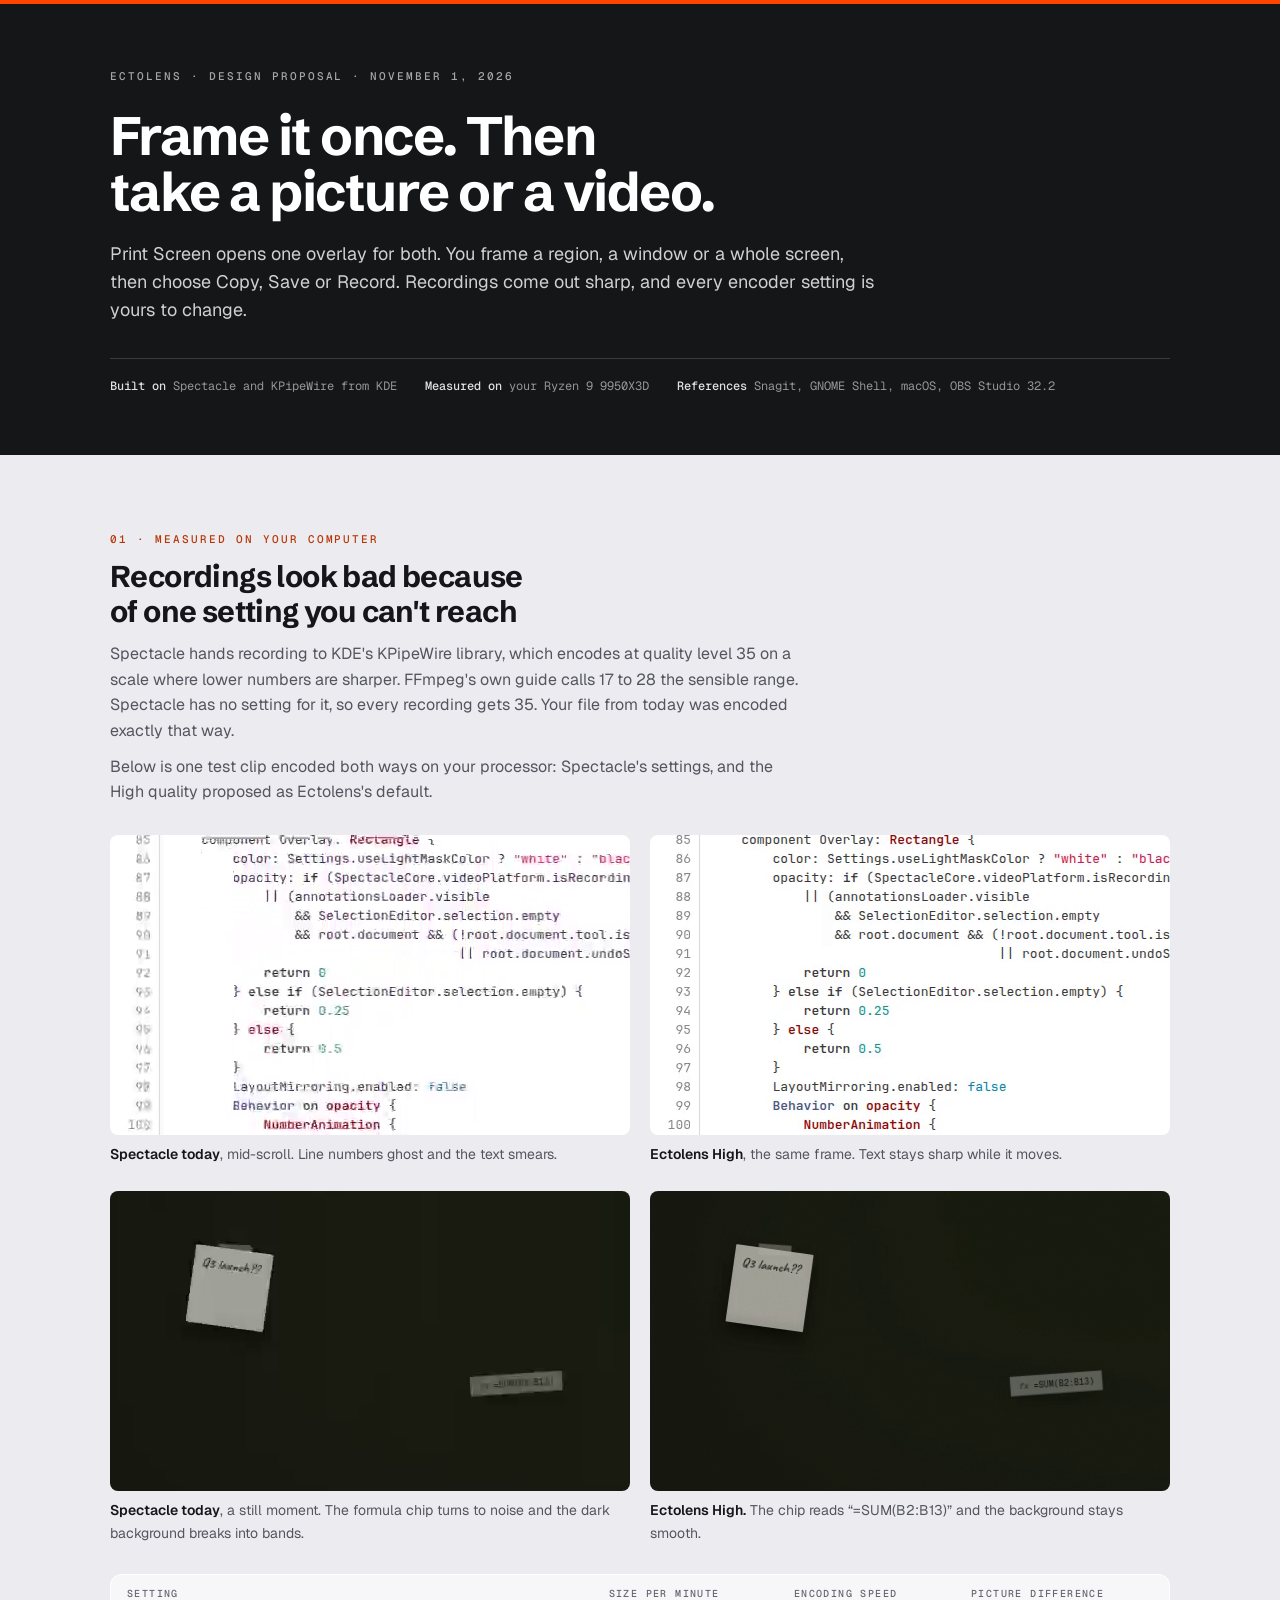
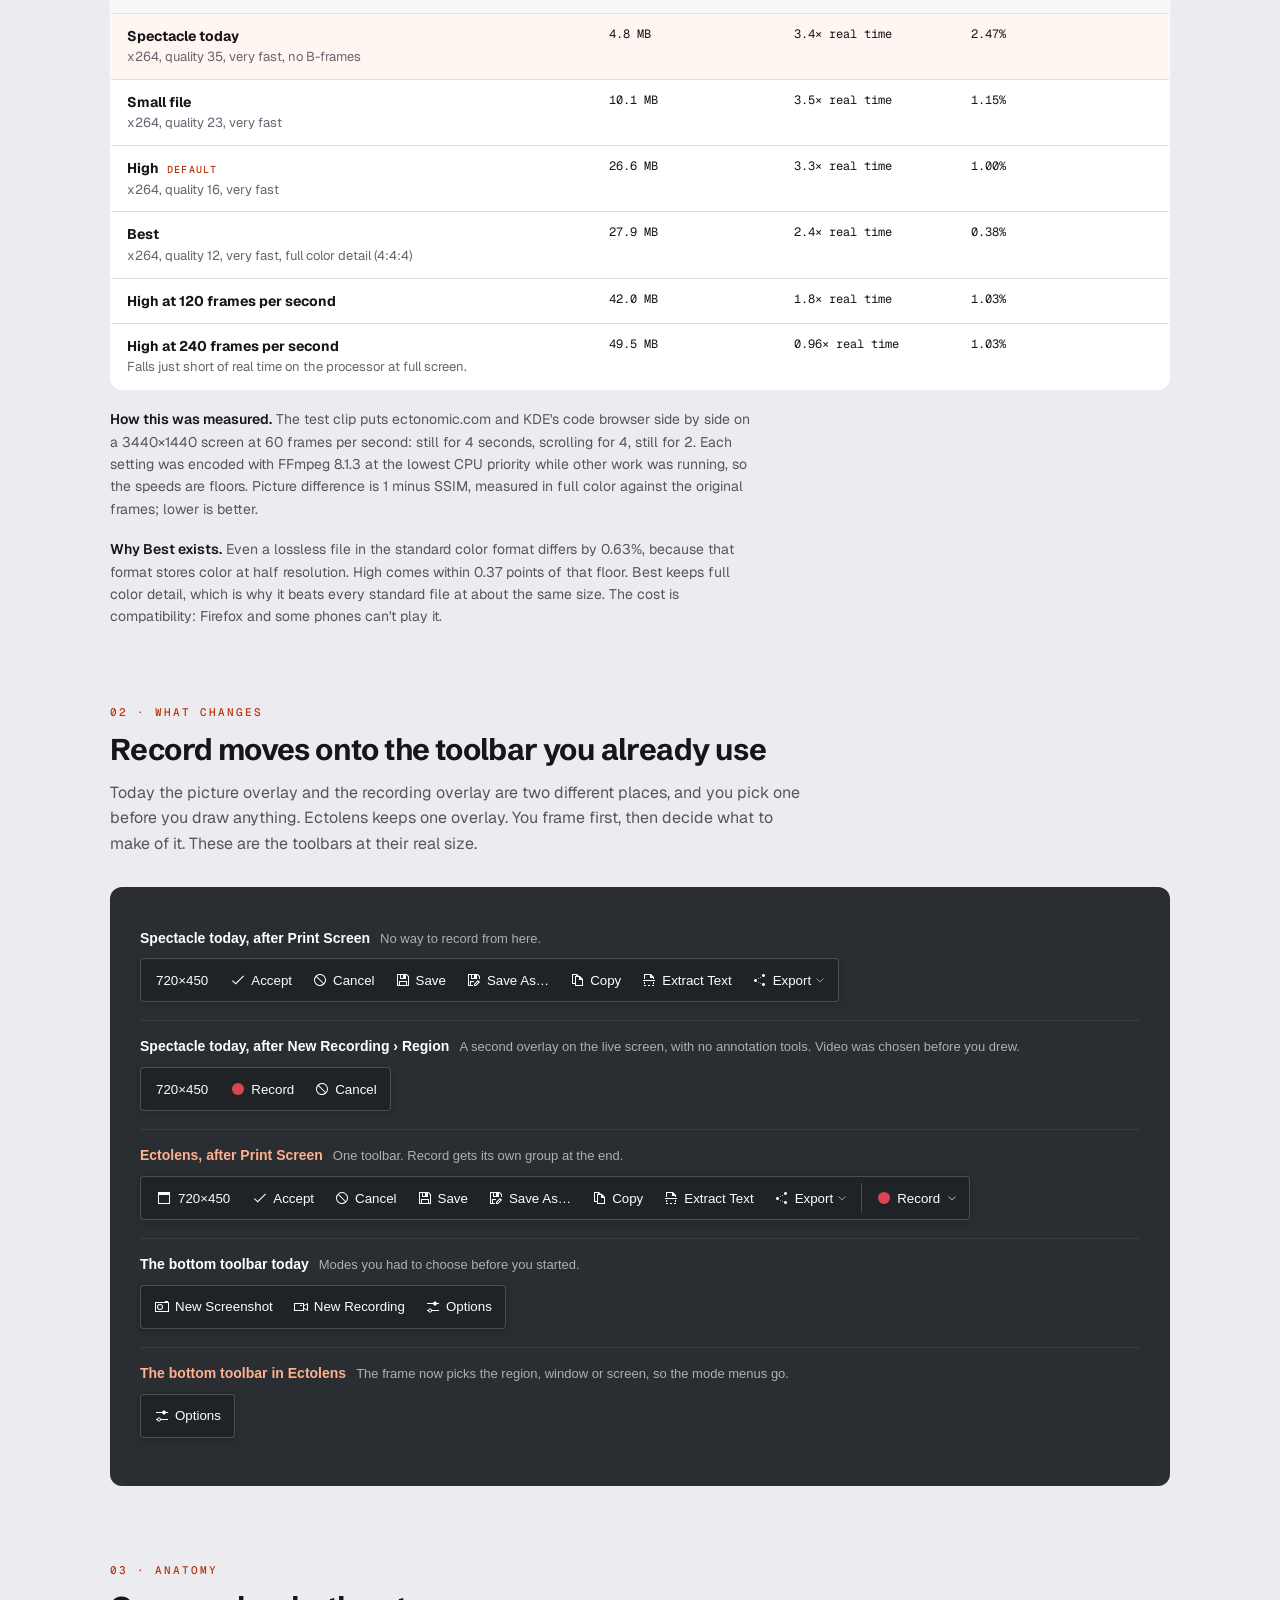
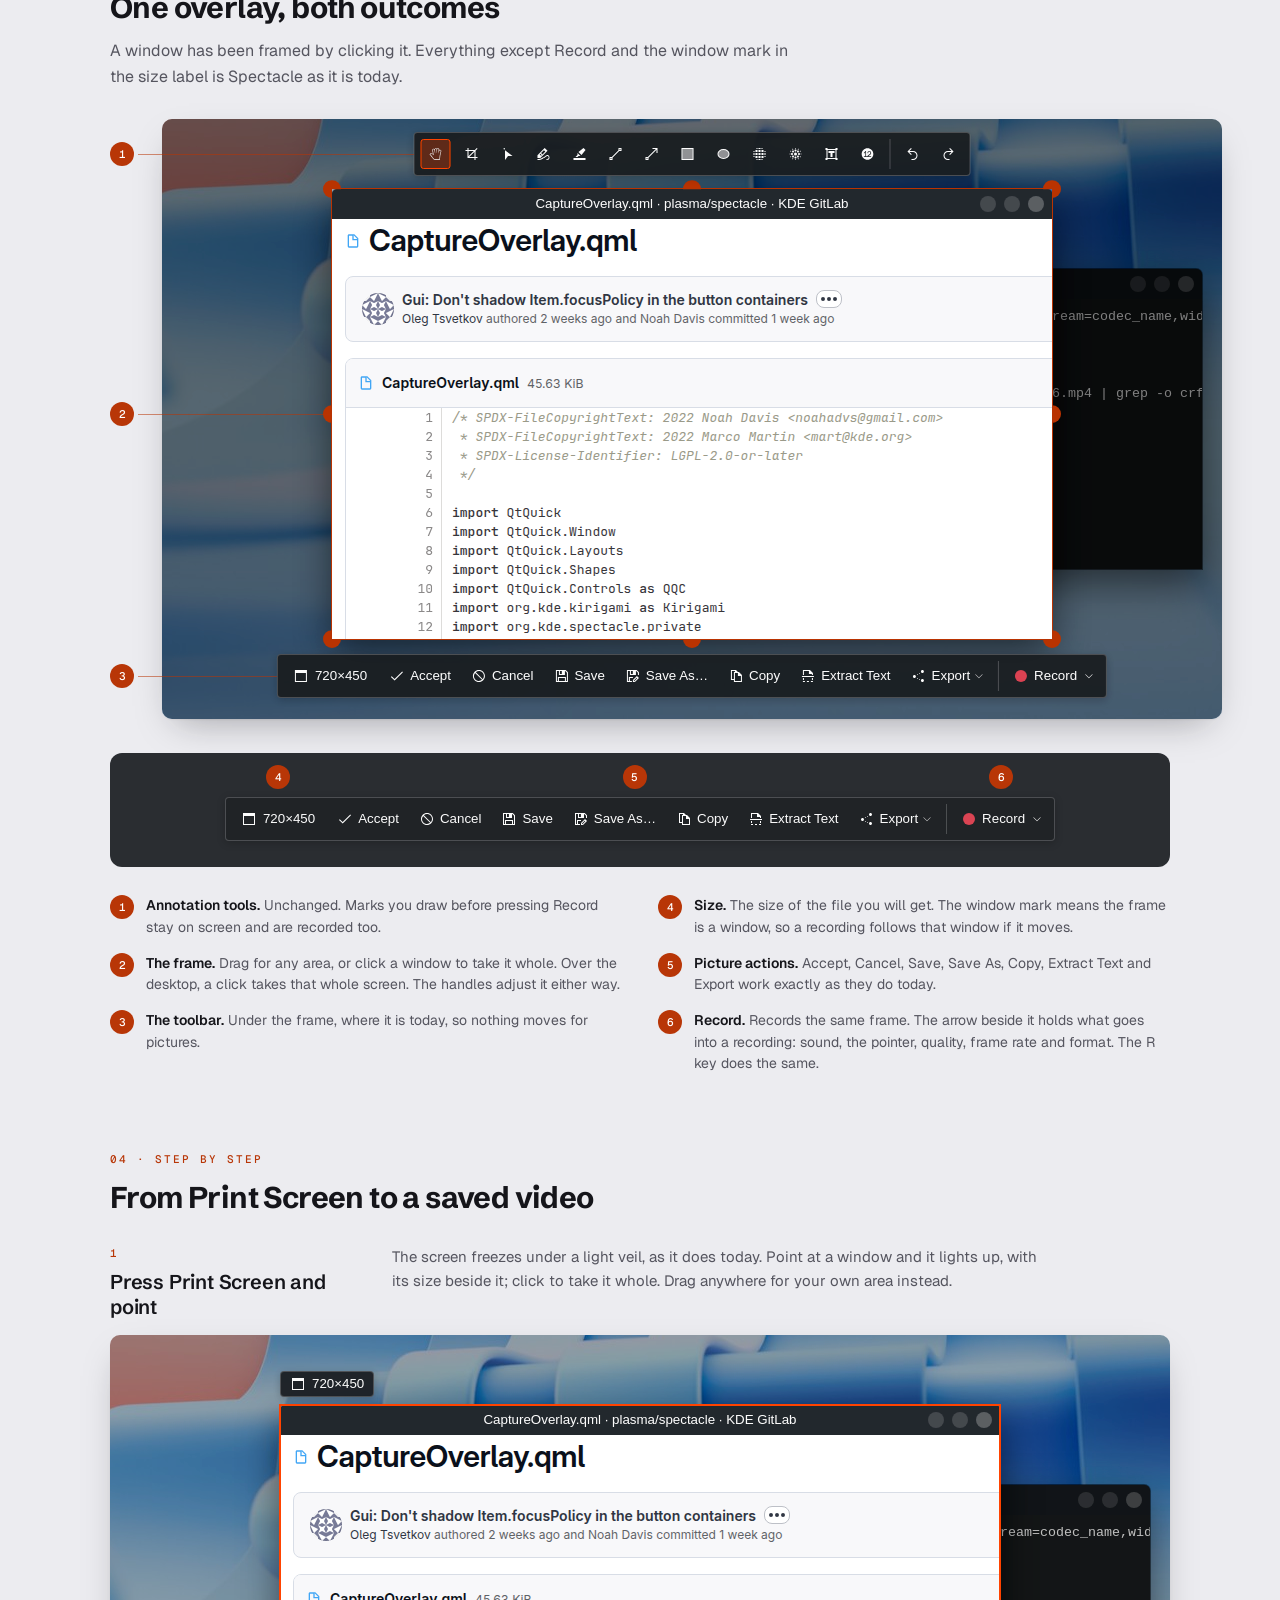
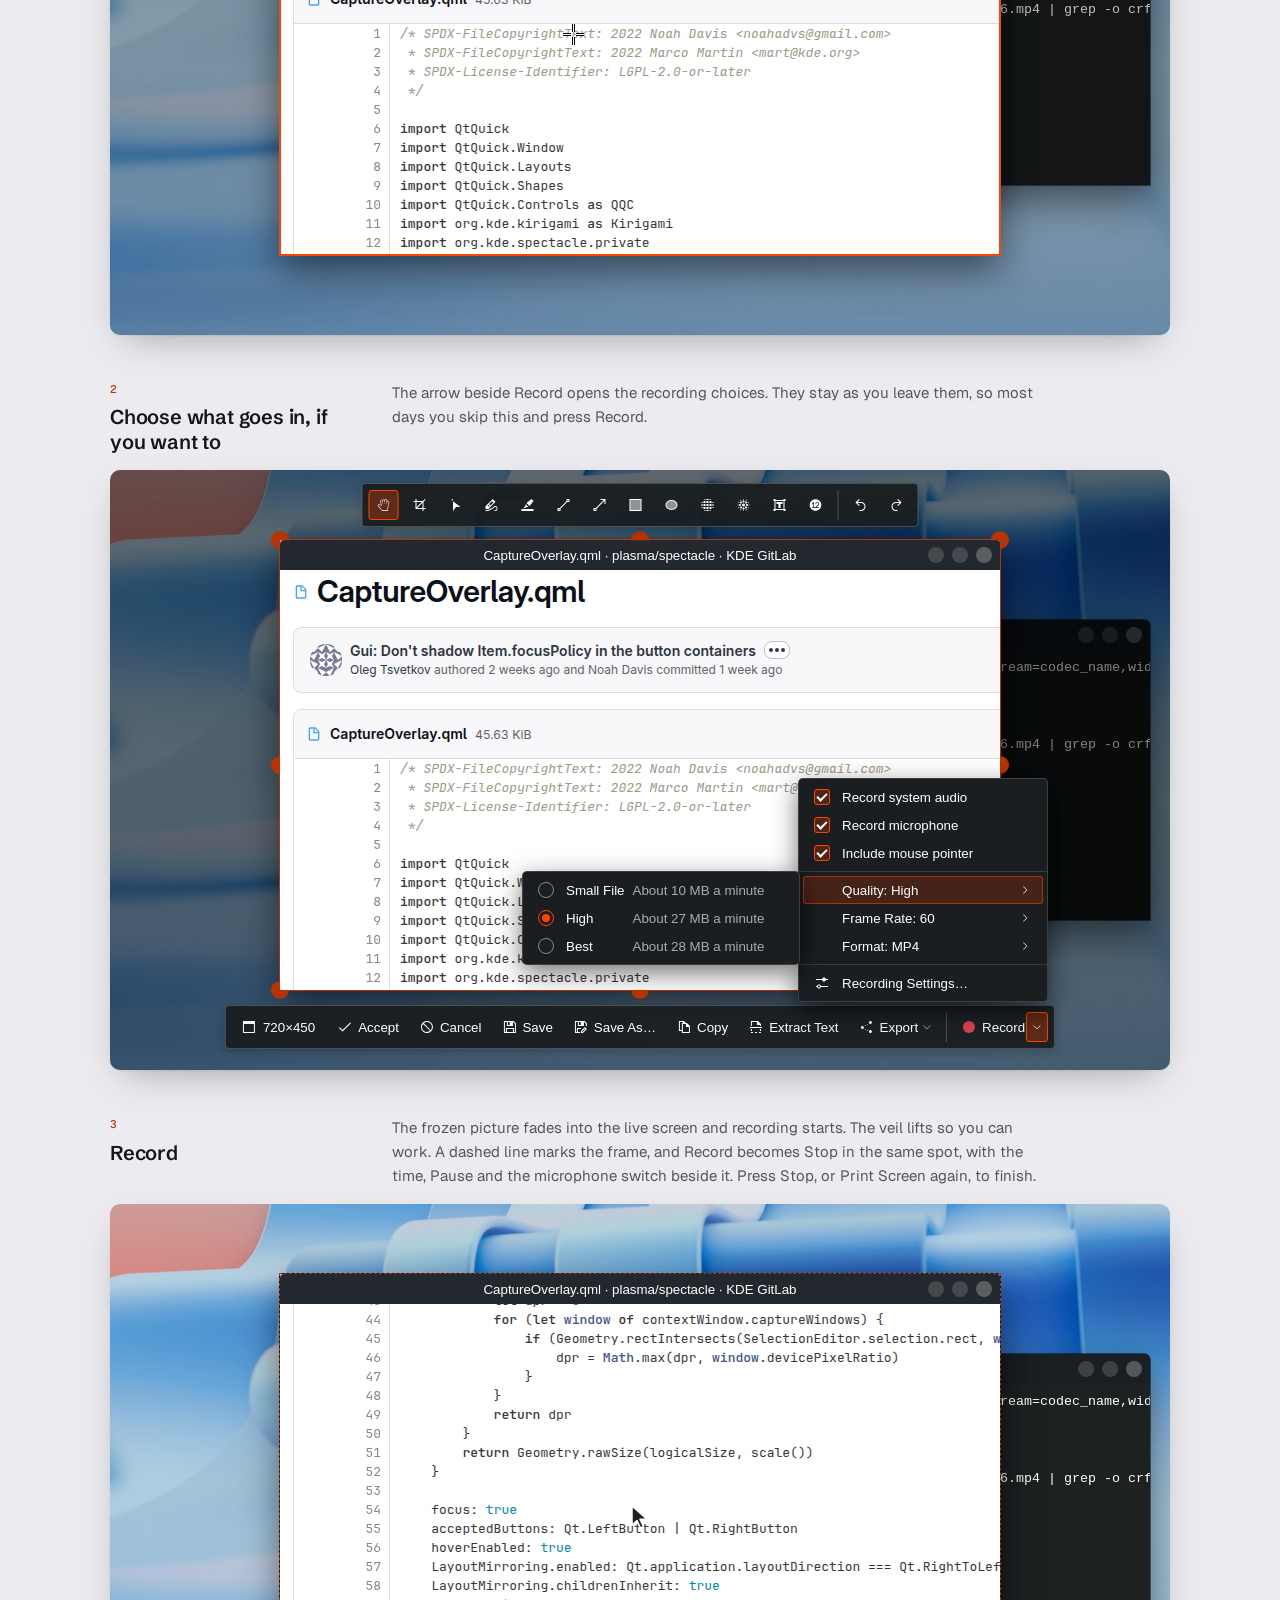
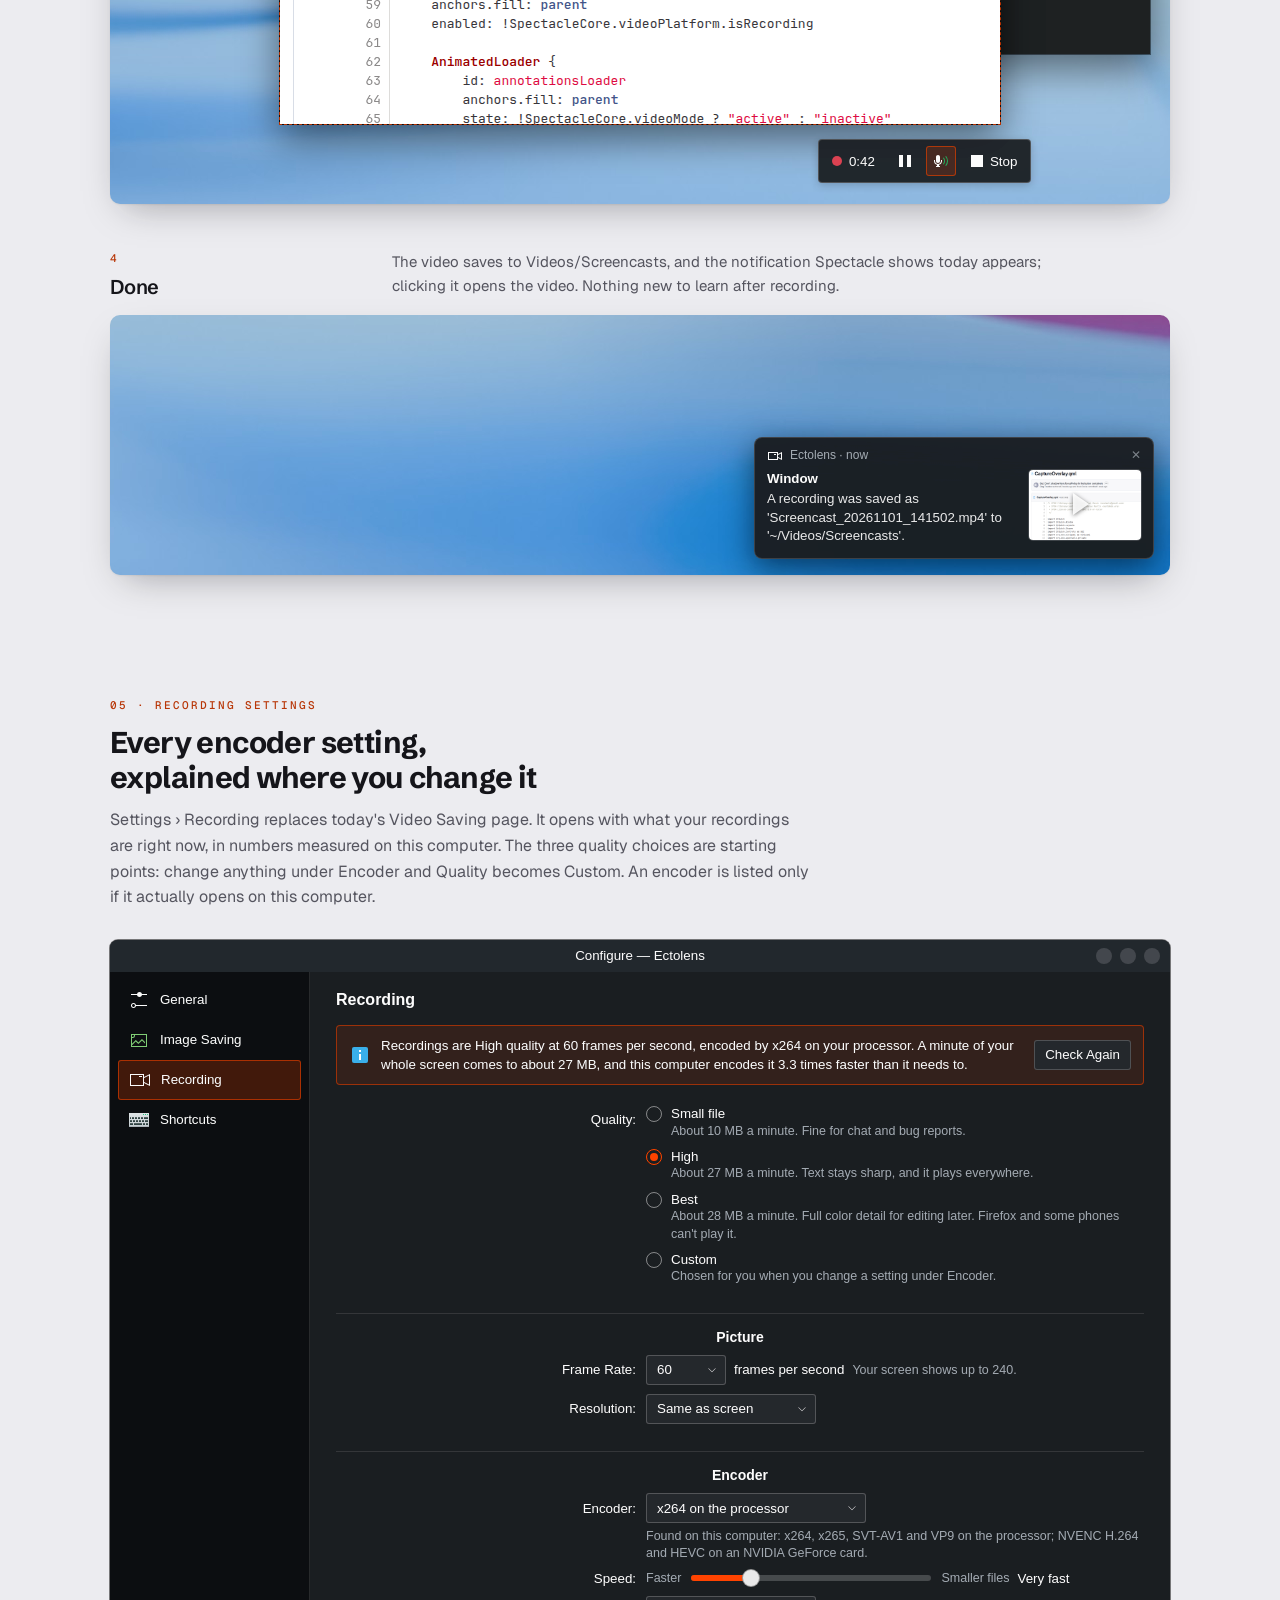
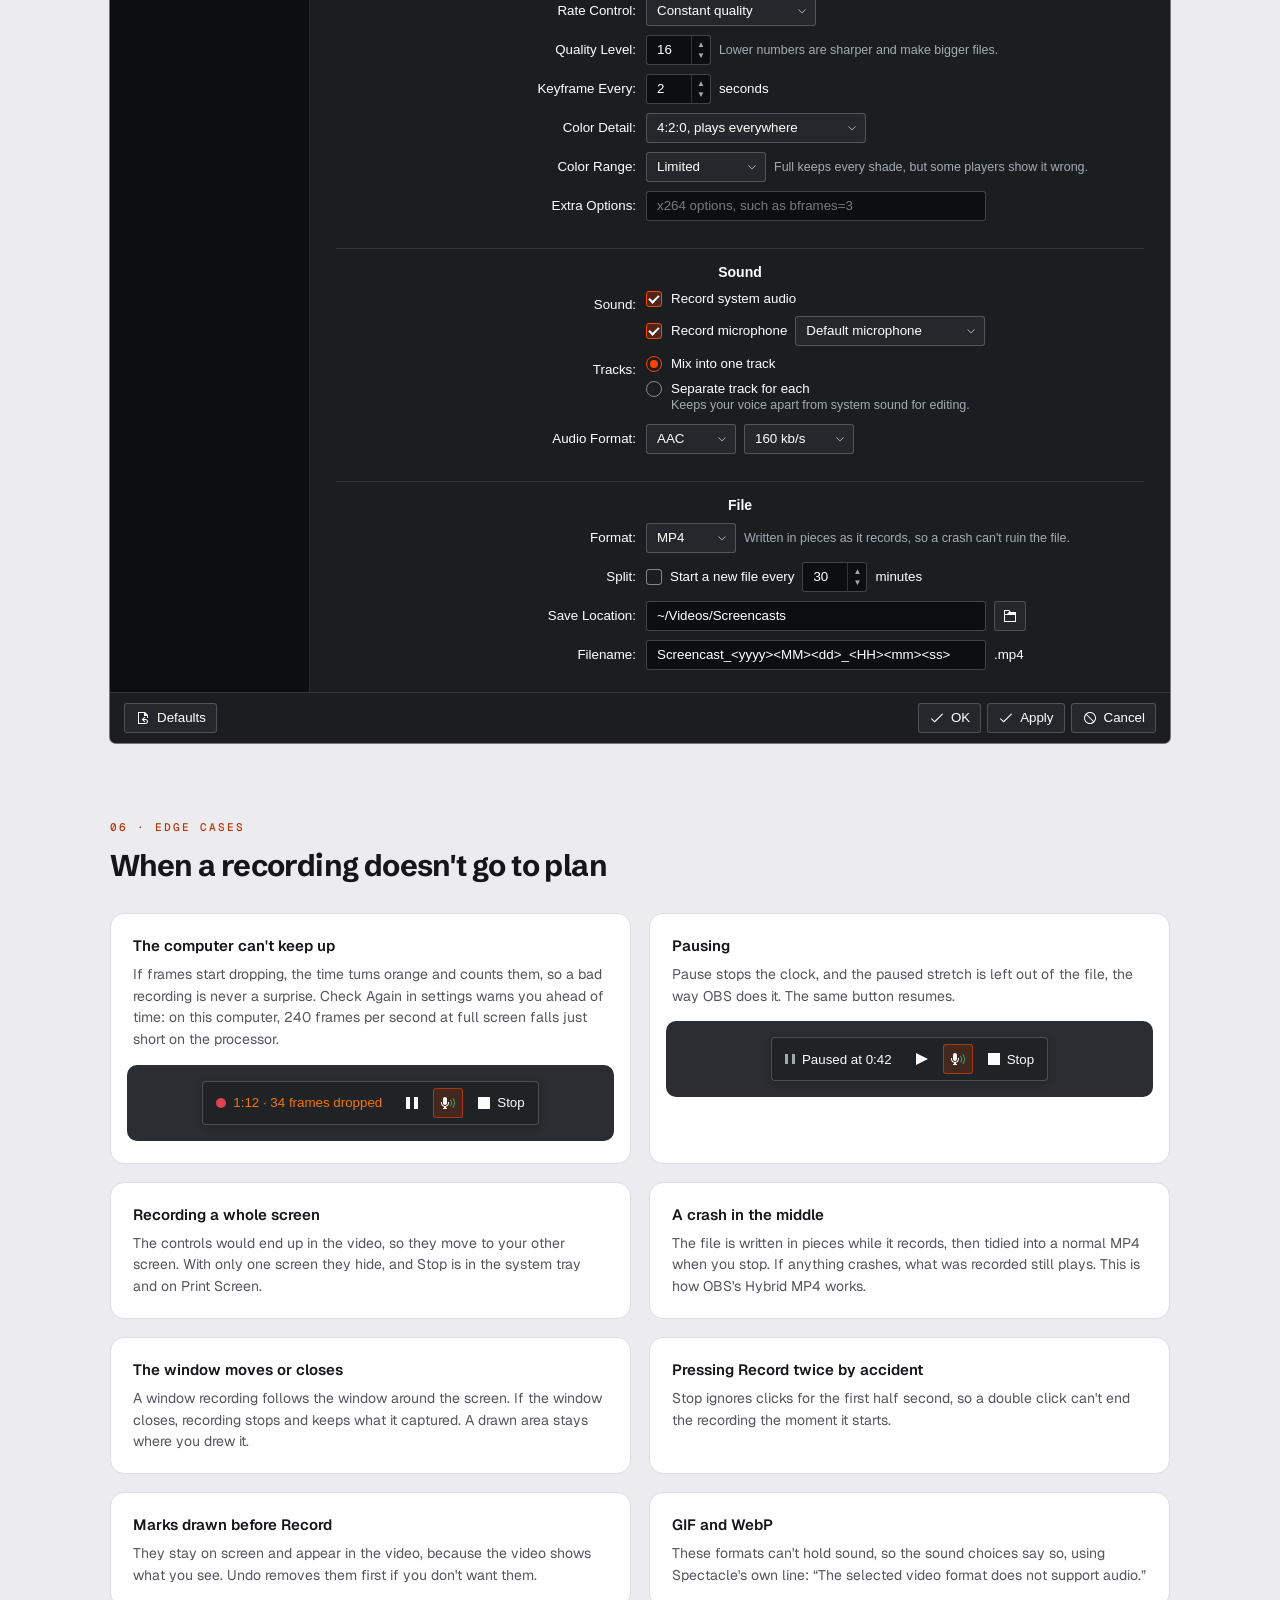
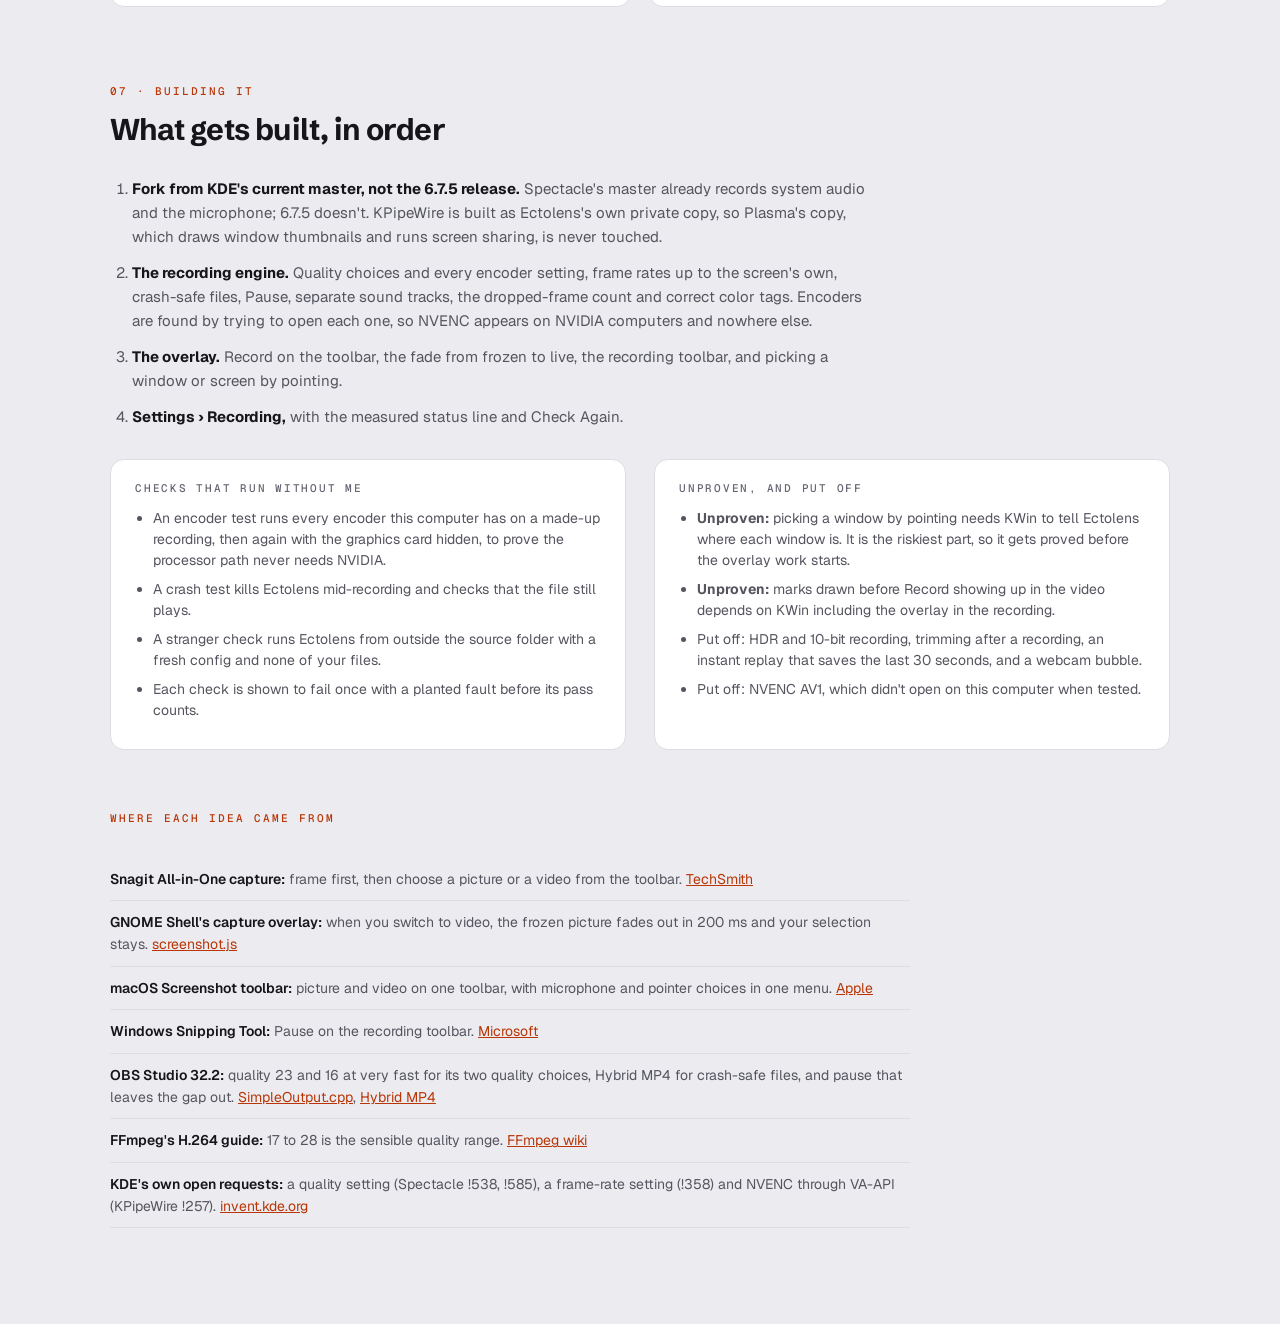
<file: design/mock/index.html>
<!doctype html>
<html lang="en">
<head>
<meta charset="utf-8">
<meta name="viewport" content="width=device-width, initial-scale=1">
<title>Ectolens · one capture overlay · design proposal</title>
<link rel="stylesheet" href="https://fonts.googleapis.com/css2?family=Schibsted+Grotesk:wght@500;600;700&family=Geist:wght@400;500;600&family=Geist+Mono:wght@400;500&display=swap">
<style>
  /* ═══ THE DOCUMENT: its own identity, light paper, so the dark app frames read as
        artifacts on a table. The accent is an orange (#FF4500),
        darkened to #B83607 (a selection color) for text: 4.99:1 on the page. ═══ */
  :root {
    --page: #ECECF0;
    --paper: #ffffff;
    --ink: #15151a;
    --ink-2: #55555f;
    --ink-3: #666673;
    --hair: #dcdce2;
    --accent: #FF4500;
    --accent-text: #B83607;
    --doc-sans: "Geist", system-ui, sans-serif;
    --doc-display: "Schibsted Grotesk", "Geist", sans-serif;
    --doc-mono: "Geist Mono", ui-monospace, monospace;
    --mono-lg: 500 11px/1.6 var(--doc-mono);
    --mono-sm: 500 10px/1.6 var(--doc-mono);
    --mono-data: 400 12px/1.5 var(--doc-mono);
  }
  * { box-sizing: border-box; }
  html { -webkit-font-smoothing: antialiased; }
  body { margin: 0; background: var(--page); color: var(--ink); font-family: var(--doc-sans); font-size: 15px; line-height: 1.6; }
  .wrap { max-width: 1140px; margin: 0 auto; padding: 0 40px; }

  /* cover */
  .cover { background: #141618; color: #fff; padding: 0 0 60px; }
  .cover .rule { height: 4px; background: var(--accent); }
  .cover .wrap { padding-top: 64px; }
  .eyebrow { font: var(--mono-lg); letter-spacing: .18em; text-transform: uppercase; color: rgba(255,255,255,.62); margin: 0 0 22px; }
  .cover h1 { font-family: var(--doc-display); font-size: 54px; font-weight: 700; letter-spacing: -.028em; line-height: 1.04; margin: 0 0 20px; max-width: 18ch; text-wrap: balance; }
  .cover .deck { font-size: 18px; line-height: 1.55; color: rgba(255,255,255,.8); max-width: 64ch; margin: 0 0 34px; }
  .cover .meta { display: flex; flex-wrap: wrap; gap: 8px 28px; font: var(--mono-data); color: rgba(255,255,255,.55); border-top: 1px solid rgba(255,255,255,.16); padding-top: 18px; }
  .cover .meta b { color: rgba(255,255,255,.88); font-weight: 500; }

  /* sections */
  section { padding: 76px 0 0; }
  section:last-of-type { padding-bottom: 96px; }
  .sec-head { max-width: 70ch; margin: 0 0 30px; }
  .kicker { font: var(--mono-lg); letter-spacing: .18em; text-transform: uppercase; color: var(--accent-text); display: block; margin-bottom: 12px; }
  .sec-head h2 { font-family: var(--doc-display); font-size: 30px; font-weight: 700; letter-spacing: -.02em; line-height: 1.15; margin: 0 0 12px; text-wrap: balance; }
  .sec-head p { margin: 0 0 10px; color: var(--ink-2); font-size: 16px; max-width: 64ch; }
  .note { color: var(--ink-2); font-size: 14px; max-width: 72ch; margin: 18px 0 0; }
  .note b { color: var(--ink); font-weight: 600; }
  .label { display: flex; align-items: baseline; gap: 10px; font: var(--mono-lg); letter-spacing: .16em; text-transform: uppercase; color: var(--ink-3); margin: 0 0 10px; }
  .label b { color: var(--ink); font-weight: 500; }

  /* an app frame sitting on the page */
  .artifact { border-radius: 10px; box-shadow: 0 1px 2px rgba(16,16,24,.06), 0 14px 36px -14px rgba(16,16,24,.35); }

  /* proof: crops and numbers */
  .pair { display: grid; grid-template-columns: 520px 520px; gap: 20px; }
  .crop { margin: 0; }
  .crop img { display: block; width: 520px; height: 300px; border-radius: 8px; image-rendering: pixelated; }
  .crop figcaption { font-size: 14px; color: var(--ink-2); margin-top: 8px; }
  .crop figcaption b { color: var(--ink); font-weight: 600; }
  .rowgap { height: 26px; }
  table.data { width: 100%; border-collapse: collapse; margin-top: 30px; background: var(--paper); border: 1px solid var(--hair); border-radius: 12px; overflow: hidden; }
  table.data th, table.data td { text-align: left; padding: 11px 16px; border-bottom: 1px solid var(--hair); font-size: 14px; vertical-align: top; }
  table.data th { font: var(--mono-sm); letter-spacing: .14em; text-transform: uppercase; color: var(--ink-3); background: #f7f7f9; }
  table.data td.n { font: var(--mono-data); white-space: nowrap; }
  table.data tr:last-child td { border-bottom: 0; }
  table.data tr.today td { background: #fff5f1; }
  table.data tr.pick td:first-child b::after { content: "default"; margin-left: 8px; font: var(--mono-sm); letter-spacing: .12em; text-transform: uppercase; color: var(--accent-text); }
  table.data .sub { display: block; color: var(--ink-3); font-size: 13px; }

  /* toolbar comparison strip */
  .strip { background: #2a2d31; border-radius: 12px; padding: 26px 30px 30px; }
  .cmp { display: grid; grid-template-columns: 1fr; gap: 10px; padding: 16px 0 18px; border-bottom: 1px solid rgba(255,255,255,.08); }
  .cmp:last-child { border-bottom: 0; }
  .cmp .t { color: #fff; font-size: 14px; font-weight: 600; line-height: 1.35; }
  .cmp .t span { color: rgba(255,255,255,.62); font-weight: 400; font-size: 13px; margin-left: 10px; line-height: 1.45; }
  .cmp .t.new { color: #ffb08f; }
  .cmp .bar-host { position: relative; display: flex; }

  /* anatomy */
  .anat { position: relative; padding-left: 52px; }
  .badge { position: absolute; width: 24px; height: 24px; border-radius: 999px; background: var(--accent-text); color: #fff; font: 500 11px/24px var(--doc-mono); text-align: center; }
  .anat .badge { left: 0; }
  .lead { position: absolute; height: 1px; background: var(--accent-text); opacity: .55; }
  .legend { margin: 28px 0 0; display: grid; grid-template-columns: 1fr 1fr; gap: 14px 36px; }
  .legend div { display: grid; grid-template-columns: 24px 1fr; gap: 12px; align-items: start; }
  .legend .k { width: 24px; height: 24px; border-radius: 999px; background: var(--accent-text); color: #fff; font: 500 11px/24px var(--doc-mono); text-align: center; }
  .legend p { margin: 0; font-size: 14px; line-height: 1.55; color: var(--ink-2); }
  .legend b { color: var(--ink); font-weight: 600; }
  .detail { position: relative; margin-top: 34px; padding: 44px 30px 26px; background: #2a2d31; border-radius: 12px; display: flex; justify-content: center; }
  .detail .badge { top: 12px; }

  /* the moments */
  .step { margin-bottom: 46px; }
  .step-head { display: grid; grid-template-columns: 250px 1fr; gap: 32px; margin-bottom: 16px; align-items: start; }
  .step-head .n { font: var(--mono-lg); letter-spacing: .18em; color: var(--accent-text); display: block; margin-bottom: 6px; }
  .step-head h3 { font-family: var(--doc-display); font-size: 20px; font-weight: 600; letter-spacing: -.01em; margin: 0; line-height: 1.25; }
  .step-head p { margin: 0; font-size: 15px; color: var(--ink-2); max-width: 66ch; }

  /* edge cases */
  .cards { display: grid; grid-template-columns: 1fr 1fr; gap: 18px; }
  .card { background: var(--paper); border: 1px solid var(--hair); border-radius: 14px; padding: 20px 22px; }
  .card h4 { margin: 0 0 6px; font-size: 15px; font-weight: 600; }
  .card p { margin: 0; font-size: 14px; color: var(--ink-2); line-height: 1.55; }
  .card .vis { margin: 14px -6px 2px; background: #2a2d31; border-radius: 10px; padding: 16px; display: flex; justify-content: center; }

  /* build notes */
  ol.plan { margin: 0; padding-left: 22px; max-width: 76ch; }
  ol.plan li { margin-bottom: 12px; color: var(--ink-2); }
  ol.plan li b { color: var(--ink); }
  .cols { display: grid; grid-template-columns: 1fr 1fr; gap: 28px; margin-top: 30px; }
  .box { background: var(--paper); border: 1px solid var(--hair); border-radius: 14px; padding: 20px 24px; }
  .box h4 { margin: 0 0 10px; font: var(--mono-lg); letter-spacing: .16em; text-transform: uppercase; color: var(--ink-3); }
  .box ul { margin: 0; padding-left: 18px; }
  .box li { font-size: 14px; color: var(--ink-2); margin-bottom: 8px; line-height: 1.5; }
  .refs { margin: 0; padding: 0; list-style: none; max-width: 80ch; }
  .refs li { font-size: 14px; color: var(--ink-2); padding: 10px 0; border-bottom: 1px solid var(--hair); }
  .refs li b { color: var(--ink); font-weight: 600; }
  .refs a { color: var(--accent-text); }

  /* ═══ THE APP: Spectacle's overlay in the Breeze Dark scheme (kdeglobals),
        Noto Sans 10 pt, real Breeze icons. Values from the QML: FloatingToolBar
        padding and spacing = Kirigami mediumSpacing (6), radius 4, window color at
        95%, border = text at 20%, shadow 0.2 black, size 9, y 2. ═══ */
  .app {
    --win: #202326; --view: #141618; --btn: #292C30; --text: #FCFCFC; --text-2: #A1A9B1;
    --hl: #B83607; --focus: #FF4500; --neg: #DA4453; --neutral: #F67400; --pos: #27AE60;
    font: 400 13.333px/1.3 "Noto Sans", sans-serif; color: var(--text);
  }
  .app .i { width: 16px; height: 16px; display: block; flex: none; }
  .screen { position: relative; width: 1060px; height: 600px; overflow: hidden; border-radius: 10px;
    background: #111 url(img/wallpaper.jpg) -1190px -700px / 3440px 1440px no-repeat; }
  .screen.small { width: 1060px; height: 260px; background-position: -2380px -1180px; }

  /* windows on the desktop */
  .w { position: absolute; border-radius: 6px 6px 0 0; overflow: hidden; background: var(--win);
       box-shadow: 0 0 0 1px rgba(0,0,0,.45), 0 14px 38px rgba(0,0,0,.5); }
  .w .tbar { height: 30px; background: rgb(39,44,49); display: flex; align-items: center; justify-content: center; color: var(--text); font-size: 13.333px; position: relative; }
  .w .tbar .ctl { position: absolute; right: 8px; top: 7px; display: flex; gap: 8px; }
  .w .tbar .ctl i { width: 16px; height: 16px; border-radius: 999px; background: rgba(252,252,252,.14); display: block; }
  .w .tbar .ctl i:last-child { background: rgba(252,252,252,.24); }
  .w.inactive .tbar { background: rgb(32,36,40); color: var(--text-2); }
  .w img.content { display: block; }
  .konsole .term { background: #232627; height: calc(100% - 30px); padding: 8px 10px; font: 400 13.333px/1.45 "Noto Sans Mono", monospace; color: #fcfcfc; white-space: pre; }
  .konsole .term .p { color: #1cdc9a; }
  .konsole .term .hit { color: #fdbc4b; }

  /* the overlay */
  .veil { position: absolute; inset: 0; background: rgba(0,0,0,.25); }
  .sel { position: absolute; outline: 1px solid var(--hl); box-shadow: 0 0 0 4000px rgba(0,0,0,.5); }
  .sel.hover { outline: 2px solid var(--focus); outline-offset: -1px; box-shadow: 0 0 0 4000px rgba(0,0,0,.25); }
  .h { position: absolute; width: 18px; height: 18px; border-radius: 999px; background: var(--hl); box-shadow: 0 0 0 1px rgba(255,255,255,.0); }
  .h.tl { left: -9px; top: -9px; clip-path: polygon(0 0,100% 0,100% 50%,50% 50%,50% 100%,0 100%); }
  .h.tr { right: -9px; top: -9px; clip-path: polygon(0 0,100% 0,100% 100%,50% 100%,50% 50%,0 50%); }
  .h.bl { left: -9px; bottom: -9px; clip-path: polygon(0 0,50% 0,50% 50%,100% 50%,100% 100%,0 100%); }
  .h.br { right: -9px; bottom: -9px; clip-path: polygon(50% 0,100% 0,100% 100%,0 100%,0 50%,50% 50%); }
  .h.t { left: calc(50% - 9px); top: -9px; clip-path: inset(0 0 50% 0); }
  .h.b { left: calc(50% - 9px); bottom: -9px; clip-path: inset(50% 0 0 0); }
  .h.l { left: -9px; top: calc(50% - 9px); clip-path: inset(0 50% 0 0); }
  .h.r { right: -9px; top: calc(50% - 9px); clip-path: inset(0 0 0 50%); }
  .recframe { position: absolute; border: 1px solid var(--view); }
  .recframe::after { content: ""; position: absolute; inset: -1px; border: 1px dashed var(--hl); }

  /* floating toolbars (FloatingToolBar.qml) */
  .ftb { position: absolute; display: inline-flex; align-items: center; gap: 6px; padding: 6px;
         background: rgba(32,35,38,.95); border: 1px solid rgba(252,252,252,.2); border-radius: 4px;
         box-shadow: 0 2px 9px rgba(0,0,0,.2); white-space: nowrap; }
  .ftb.static { position: relative; }
  .center-x { left: 530px; transform: translateX(-50%); }
  .tbtn { height: 30px; min-width: 30px; display: inline-flex; align-items: center; justify-content: center; gap: 5px; padding: 0 6px; border-radius: 3px; border: 1px solid transparent; color: var(--text); }
  .tbtn.io { padding: 0; width: 30px; }
  .tbtn.on { background: rgba(255,69,0,.16); border-color: rgba(255,69,0,.55); }
  .tbtn.down { background: rgba(255,69,0,.28); border-color: var(--focus); }
  .tbtn .dd { width: 10px; height: 10px; opacity: .8; margin-left: -1px; }
  .tsep { width: 1px; height: 30px; background: rgba(252,252,252,.2); margin: 0 1px; }
  .tsize { height: 30px; display: inline-flex; align-items: center; gap: 6px; padding: 0 9px; font-variant-numeric: tabular-nums; }
  .split { display: inline-flex; border-radius: 3px; }
  .split .tbtn.arrow { width: 22px; min-width: 22px; padding: 0; margin-left: -6px; }
  .split .tbtn.arrow img { width: 10px; height: 10px; }
  .timer { height: 30px; display: inline-flex; align-items: center; gap: 7px; padding: 0 9px 0 7px; font-variant-numeric: tabular-nums; }
  .timer .dot { width: 10px; height: 10px; border-radius: 999px; background: var(--neg); }
  .timer.warn { color: var(--neutral); }
  .timer.paused .dot { background: none; width: 10px; height: 10px; border-left: 3px solid var(--text-2); border-right: 3px solid var(--text-2); border-radius: 0; }

  /* chip that names what a click will take */
  .chip { position: absolute; display: inline-flex; align-items: center; gap: 6px; height: 26px; padding: 0 9px; background: rgba(32,35,38,.95); border: 1px solid rgba(252,252,252,.2); border-radius: 4px; box-shadow: 0 2px 9px rgba(0,0,0,.2); font-variant-numeric: tabular-nums; }

  /* menus (QMenu, Breeze Dark) */
  .menu { position: absolute; min-width: 250px; background: #202326; border: 1px solid rgba(252,252,252,.14); border-radius: 5px; padding: 4px 0; box-shadow: 0 8px 26px rgba(0,0,0,.55); }
  .mi { height: 28px; display: grid; grid-template-columns: 20px 1fr auto 14px; align-items: center; gap: 8px; padding: 0 8px 0 10px; margin: 0 4px; border-radius: 3px; border: 1px solid transparent; white-space: nowrap; }
  .mi .hint { color: var(--text-2); }
  .mi.active { background: rgba(255,69,0,.18); border-color: rgba(255,69,0,.55); }
  .mi .sub { width: 10px; height: 10px; transform: rotate(-90deg); opacity: .85; }
  .msep { height: 1px; background: rgba(252,252,252,.12); margin: 4px 0; }
  .cb { width: 16px; height: 16px; border-radius: 3px; border: 1px solid rgba(252,252,252,.45); display: inline-flex; align-items: center; justify-content: center; flex: none; }
  .cb.on { border-color: var(--focus); background: rgba(255,69,0,.22); }
  .cb.on::after { content: ""; width: 8px; height: 4px; border-left: 2px solid #fff; border-bottom: 2px solid #fff; transform: translateY(-1px) rotate(-45deg); }
  .rb { width: 16px; height: 16px; border-radius: 999px; border: 1px solid rgba(252,252,252,.45); display: inline-flex; align-items: center; justify-content: center; flex: none; }
  .rb.on { border-color: var(--focus); }
  .rb.on::after { content: ""; width: 8px; height: 8px; border-radius: 999px; background: var(--focus); }

  /* cursors */
  .cursor { position: absolute; pointer-events: none; }

  /* plasma notification */
  .notif { position: absolute; right: 16px; bottom: 16px; width: 400px; background: rgba(32,35,38,.97); border: 1px solid rgba(252,252,252,.14); border-radius: 8px; box-shadow: 0 8px 30px rgba(0,0,0,.5); padding: 10px 12px 12px; }
  .notif .hd { display: flex; align-items: center; gap: 7px; color: var(--text-2); font-size: 12px; margin-bottom: 6px; }
  .notif .hd .x { margin-left: auto; opacity: .7; }
  .notif .body { display: grid; grid-template-columns: 1fr 112px; gap: 12px; }
  .notif .ttl { font-weight: 600; margin-bottom: 3px; }
  .notif .txt { color: var(--text); opacity: .9; line-height: 1.4; }
  .notif .thumb { width: 112px; height: 70px; border-radius: 4px; background: url(img/code-window.png) 0 0 / 112px 70px; box-shadow: 0 0 0 1px rgba(252,252,252,.15); position: relative; }
  .notif .thumb::after { content: ""; position: absolute; left: 44px; top: 23px; border-left: 16px solid rgba(255,255,255,.9); border-top: 11px solid transparent; border-bottom: 11px solid transparent; filter: drop-shadow(0 1px 2px rgba(0,0,0,.6)); }
  .notif .acts { display: flex; justify-content: flex-end; gap: 6px; margin-top: 10px; }
  .pbtn { height: 30px; display: inline-flex; align-items: center; gap: 6px; padding: 0 10px; border-radius: 3px; background: var(--btn); border: 1px solid rgba(252,252,252,.18); }

  /* settings dialog (KPageDialog, QWidget, Breeze Dark) */
  .dlg { width: 1060px; border-radius: 8px 8px 6px 6px; overflow: hidden; background: var(--win); box-shadow: 0 0 0 1px rgba(0,0,0,.5); }
  .dlg .tbar { height: 32px; background: rgb(39,44,49); display: flex; align-items: center; justify-content: center; position: relative; }
  .dlg .tbar .ctl { position: absolute; right: 10px; top: 8px; display: flex; gap: 8px; }
  .dlg .tbar .ctl i { width: 16px; height: 16px; border-radius: 999px; background: rgba(252,252,252,.14); display: block; }
  .dlg .main { display: grid; grid-template-columns: 200px 1fr; }
  .dlg .side { background: var(--view); border-right: 1px solid rgba(252,252,252,.1); padding: 8px; }
  .dlg .side .pg { display: flex; align-items: center; gap: 10px; height: 40px; padding: 0 10px; border-radius: 3px; }
  .dlg .side .pg img { width: 22px; height: 22px; }
  .dlg .side .pg.on { background: rgba(255,69,0,.2); border: 1px solid rgba(255,69,0,.55); }
  .dlg .page { padding: 18px 26px 22px; }
  .dlg .page h5 { font-size: 16px; font-weight: 600; margin: 0 0 14px; }
  .imsg { display: grid; grid-template-columns: 22px 1fr auto; gap: 10px; align-items: center; padding: 10px 12px; border-radius: 4px; background: rgba(255,69,0,.10); border: 1px solid rgba(255,69,0,.5); margin-bottom: 8px; line-height: 1.45; }
  .imsg img { width: 22px; height: 22px; }
  .form { display: grid; grid-template-columns: 300px 1fr; column-gap: 10px; row-gap: 9px; align-items: center; }
  .form .lab { text-align: right; }
  .form .lab.top { align-self: start; padding-top: 6px; }
  .form .sec { grid-column: 1 / -1; text-align: center; font-weight: 600; font-size: 14px; margin-top: 18px; padding-top: 14px; border-top: 1px solid rgba(252,252,252,.1); }
  .form .ctlrow { display: flex; align-items: center; gap: 8px; flex-wrap: wrap; }
  .form .hintline { color: var(--text-2); font-size: 12.5px; }
  .opts { display: grid; gap: 8px; }
  .opt { display: grid; grid-template-columns: 16px 1fr; gap: 9px; align-items: start; }
  .opt .rb, .opt .cb { margin-top: 1px; }
  .opt .d { color: var(--text-2); font-size: 12.5px; line-height: 1.4; }
  .combo { height: 30px; display: inline-flex; align-items: center; gap: 10px; padding: 0 8px 0 10px; border-radius: 3px; background: var(--btn); border: 1px solid rgba(252,252,252,.2); min-width: 120px; justify-content: space-between; }
  .combo img { width: 10px; height: 10px; opacity: .85; }
  .spin { height: 30px; display: inline-flex; align-items: center; border-radius: 3px; background: var(--view); border: 1px solid rgba(252,252,252,.2); overflow: hidden; }
  .spin span { padding: 0 10px; min-width: 44px; font-variant-numeric: tabular-nums; }
  .spin i { display: flex; flex-direction: column; border-left: 1px solid rgba(252,252,252,.15); height: 100%; justify-content: center; padding: 0 5px; gap: 2px; font-style: normal; font-size: 8px; line-height: 9px; color: var(--text-2); }
  .edit { height: 30px; display: inline-flex; align-items: center; padding: 0 10px; border-radius: 3px; background: var(--view); border: 1px solid rgba(252,252,252,.2); min-width: 340px; }
  .edit.ph { color: rgba(252,252,252,.42); }
  .slider { display: inline-flex; align-items: center; gap: 10px; }
  .slider .track { position: relative; width: 240px; height: 6px; border-radius: 3px; background: rgba(252,252,252,.18); }
  .slider .fill { position: absolute; left: 0; top: 0; bottom: 0; border-radius: 3px; background: var(--focus); }
  .slider .knob { position: absolute; top: -6px; width: 18px; height: 18px; border-radius: 999px; background: #e8e8e8; border: 1px solid rgba(0,0,0,.35); }
  .slider .end { color: var(--text-2); font-size: 12.5px; }
  .dlg .foot { display: flex; align-items: center; gap: 6px; padding: 10px 14px; border-top: 1px solid rgba(252,252,252,.1); background: var(--win); }
  .dlg .foot .sp { flex: 1; }
</style>
</head>
<body>
<script src="app-match.js"></script>

<header class="cover">
  <div class="rule"></div>
  <div class="wrap">
    <p class="eyebrow">Ectolens · Design proposal · November 1, 2026</p>
    <h1>Frame it once. Then take a picture or a video.</h1>
    <p class="deck">Print Screen opens one overlay for both. You frame a region, a window or a whole screen, then choose Copy, Save or Record. Recordings come out sharp, and every encoder setting is yours to change.</p>
    <div class="meta">
      <span><b>Built on</b> Spectacle and KPipeWire from KDE</span>
      <span><b>Measured on</b> your Ryzen 9 9950X3D</span>
      <span><b>References</b> Snagit, GNOME Shell, macOS, OBS Studio 32.2</span>
    </div>
  </div>
</header>

<main class="wrap">

<!-- ═════════ 01 MEASURED ═════════ -->
<section id="measured">
  <div class="sec-head">
    <span class="kicker">01 · Measured on your computer</span>
    <h2>Recordings look bad because of one setting you can't reach</h2>
    <p>Spectacle hands recording to KDE's KPipeWire library, which encodes at quality level 35 on a scale where lower numbers are sharper. FFmpeg's own guide calls 17 to 28 the sensible range. Spectacle has no setting for it, so every recording gets 35. Your file from today was encoded exactly that way.</p>
    <p>Below is one test clip encoded both ways on your processor: Spectacle's settings, and the High quality proposed as Ectolens's default.</p>
  </div>

  <div class="pair">
    <figure class="crop"><img src="img/q-scroll-today.png" alt=""><figcaption><b>Spectacle today</b>, mid-scroll. Line numbers ghost and the text smears.</figcaption></figure>
    <figure class="crop"><img src="img/q-scroll-high.png" alt=""><figcaption><b>Ectolens High</b>, the same frame. Text stays sharp while it moves.</figcaption></figure>
  </div>
  <div class="rowgap"></div>
  <div class="pair">
    <figure class="crop"><img src="img/q-still-today.png" alt=""><figcaption><b>Spectacle today</b>, a still moment. The formula chip turns to noise and the dark background breaks into bands.</figcaption></figure>
    <figure class="crop"><img src="img/q-still-high.png" alt=""><figcaption><b>Ectolens High.</b> The chip reads “=SUM(B2:B13)” and the background stays smooth.</figcaption></figure>
  </div>

  <table class="data">
    <thead><tr><th>Setting</th><th>Size per minute</th><th>Encoding speed</th><th>Picture difference</th></tr></thead>
    <tbody>
      <tr class="today"><td><b>Spectacle today</b><span class="sub">x264, quality 35, very fast, no B-frames</span></td><td class="n">4.8 MB</td><td class="n">3.4× real time</td><td class="n">2.47%</td></tr>
      <tr><td><b>Small file</b><span class="sub">x264, quality 23, very fast</span></td><td class="n">10.1 MB</td><td class="n">3.5× real time</td><td class="n">1.15%</td></tr>
      <tr class="pick"><td><b>High</b><span class="sub">x264, quality 16, very fast</span></td><td class="n">26.6 MB</td><td class="n">3.3× real time</td><td class="n">1.00%</td></tr>
      <tr><td><b>Best</b><span class="sub">x264, quality 12, very fast, full color detail (4:4:4)</span></td><td class="n">27.9 MB</td><td class="n">2.4× real time</td><td class="n">0.38%</td></tr>
      <tr><td><b>High at 120 frames per second</b></td><td class="n">42.0 MB</td><td class="n">1.8× real time</td><td class="n">1.03%</td></tr>
      <tr><td><b>High at 240 frames per second</b><span class="sub">Falls just short of real time on the processor at full screen.</span></td><td class="n">49.5 MB</td><td class="n">0.96× real time</td><td class="n">1.03%</td></tr>
    </tbody>
  </table>
  <p class="note"><b>How this was measured.</b> The test clip puts ectonomic.com and KDE's code browser side by side on a 3440×1440 screen at 60 frames per second: still for 4 seconds, scrolling for 4, still for 2. Each setting was encoded with FFmpeg 8.1.3 at the lowest CPU priority while other work was running, so the speeds are floors. Picture difference is 1 minus SSIM, measured in full color against the original frames; lower is better.</p>
  <p class="note"><b>Why Best exists.</b> Even a lossless file in the standard color format differs by 0.63%, because that format stores color at half resolution. High comes within 0.37 points of that floor. Best keeps full color detail, which is why it beats every standard file at about the same size. The cost is compatibility: Firefox and some phones can't play it.</p>
</section>

<!-- ═════════ 02 WHAT CHANGES ═════════ -->
<section id="changes">
  <div class="sec-head">
    <span class="kicker">02 · What changes</span>
    <h2>Record moves onto the toolbar you already use</h2>
    <p>Today the picture overlay and the recording overlay are two different places, and you pick one before you draw anything. Ectolens keeps one overlay. You frame first, then decide what to make of it. These are the toolbars at their real size.</p>
  </div>
  <div class="strip app">
    <div class="cmp"><div class="t">Spectacle today, after Print Screen<span>No way to record from here.</span></div><div class="bar-host" data-bar="today-pic"></div></div>
    <div class="cmp"><div class="t">Spectacle today, after New Recording › Region<span>A second overlay on the live screen, with no annotation tools. Video was chosen before you drew.</span></div><div class="bar-host" data-bar="today-vid"></div></div>
    <div class="cmp"><div class="t new">Ectolens, after Print Screen<span>One toolbar. Record gets its own group at the end.</span></div><div class="bar-host" data-bar="lens"></div></div>
    <div class="cmp"><div class="t">The bottom toolbar today<span>Modes you had to choose before you started.</span></div><div class="bar-host" data-bar="today-main"></div></div>
    <div class="cmp"><div class="t new">The bottom toolbar in Ectolens<span>The frame now picks the region, window or screen, so the mode menus go.</span></div><div class="bar-host" data-bar="lens-main"></div></div>
  </div>
</section>

<!-- ═════════ 03 ANATOMY ═════════ -->
<section id="anatomy">
  <div class="sec-head">
    <span class="kicker">03 · Anatomy</span>
    <h2>One overlay, both outcomes</h2>
    <p>A window has been framed by clicking it. Everything except Record and the window mark in the size label is Spectacle as it is today.</p>
  </div>
  <div class="anat app" id="anat">
    <div class="screen win artifact" data-scene="framed"></div>
  </div>
  <div class="detail app" id="detail">
    <div class="ftb static" data-bar="lens-detail"></div>
  </div>
  <div class="legend">
    <div><span class="k">1</span><p><b>Annotation tools.</b> Unchanged. Marks you draw before pressing Record stay on screen and are recorded too.</p></div>
    <div><span class="k">4</span><p><b>Size.</b> The size of the file you will get. The window mark means the frame is a window, so a recording follows that window if it moves.</p></div>
    <div><span class="k">2</span><p><b>The frame.</b> Drag for any area, or click a window to take it whole. Over the desktop, a click takes that whole screen. The handles adjust it either way.</p></div>
    <div><span class="k">5</span><p><b>Picture actions.</b> Accept, Cancel, Save, Save As, Copy, Extract Text and Export work exactly as they do today.</p></div>
    <div><span class="k">3</span><p><b>The toolbar.</b> Under the frame, where it is today, so nothing moves for pictures.</p></div>
    <div><span class="k">6</span><p><b>Record.</b> Records the same frame. The arrow beside it holds what goes into a recording: sound, the pointer, quality, frame rate and format. The R key does the same.</p></div>
  </div>
</section>

<!-- ═════════ 04 THE MOMENTS ═════════ -->
<section id="moments">
  <div class="sec-head">
    <span class="kicker">04 · Step by step</span>
    <h2>From Print Screen to a saved video</h2>
  </div>

  <div class="step">
    <div class="step-head"><div><span class="n">1</span><h3>Press Print Screen and point</h3></div><p>The screen freezes under a light veil, as it does today. Point at a window and it lights up, with its size beside it; click to take it whole. Drag anywhere for your own area instead.</p></div>
    <div class="app"><div class="screen win artifact" data-scene="hover"></div></div>
  </div>

  <div class="step">
    <div class="step-head"><div><span class="n">2</span><h3>Choose what goes in, if you want to</h3></div><p>The arrow beside Record opens the recording choices. They stay as you leave them, so most days you skip this and press Record.</p></div>
    <div class="app"><div class="screen win artifact" data-scene="menu"></div></div>
  </div>

  <div class="step">
    <div class="step-head"><div><span class="n">3</span><h3>Record</h3></div><p>The frozen picture fades into the live screen and recording starts. The veil lifts so you can work. A dashed line marks the frame, and Record becomes Stop in the same spot, with the time, Pause and the microphone switch beside it. Press Stop, or Print Screen again, to finish.</p></div>
    <div class="app"><div class="screen win artifact" data-scene="recording"></div></div>
  </div>

  <div class="step">
    <div class="step-head"><div><span class="n">4</span><h3>Done</h3></div><p>The video saves to Videos/Screencasts, and the notification Spectacle shows today appears; clicking it opens the video. Nothing new to learn after recording.</p></div>
    <div class="app"><div class="screen small win artifact" data-scene="done"></div></div>
  </div>
</section>

<!-- ═════════ 05 SETTINGS ═════════ -->
<section id="settings">
  <div class="sec-head">
    <span class="kicker">05 · Recording settings</span>
    <h2>Every encoder setting, explained where you change it</h2>
    <p>Settings › Recording replaces today's Video Saving page. It opens with what your recordings are right now, in numbers measured on this computer. The three quality choices are starting points: change anything under Encoder and Quality becomes Custom. An encoder is listed only if it actually opens on this computer.</p>
  </div>
  <div class="app"><div class="dlg win artifact" id="dlg"></div></div>
</section>

<!-- ═════════ 06 EDGE CASES ═════════ -->
<section id="edges">
  <div class="sec-head">
    <span class="kicker">06 · Edge cases</span>
    <h2>When a recording doesn't go to plan</h2>
  </div>
  <div class="cards">
    <div class="card"><h4>The computer can't keep up</h4><p>If frames start dropping, the time turns orange and counts them, so a bad recording is never a surprise. Check Again in settings warns you ahead of time: on this computer, 240 frames per second at full screen falls just short on the processor.</p><div class="vis app" data-bar="dropped"></div></div>
    <div class="card"><h4>Pausing</h4><p>Pause stops the clock, and the paused stretch is left out of the file, the way OBS does it. The same button resumes.</p><div class="vis app" data-bar="paused"></div></div>
    <div class="card"><h4>Recording a whole screen</h4><p>The controls would end up in the video, so they move to your other screen. With only one screen they hide, and Stop is in the system tray and on Print Screen.</p></div>
    <div class="card"><h4>A crash in the middle</h4><p>The file is written in pieces while it records, then tidied into a normal MP4 when you stop. If anything crashes, what was recorded still plays. This is how OBS's Hybrid MP4 works.</p></div>
    <div class="card"><h4>The window moves or closes</h4><p>A window recording follows the window around the screen. If the window closes, recording stops and keeps what it captured. A drawn area stays where you drew it.</p></div>
    <div class="card"><h4>Pressing Record twice by accident</h4><p>Stop ignores clicks for the first half second, so a double click can't end the recording the moment it starts.</p></div>
    <div class="card"><h4>Marks drawn before Record</h4><p>They stay on screen and appear in the video, because the video shows what you see. Undo removes them first if you don't want them.</p></div>
    <div class="card"><h4>GIF and WebP</h4><p>These formats can't hold sound, so the sound choices say so, using Spectacle's own line: “The selected video format does not support audio.”</p></div>
  </div>
</section>

<!-- ═════════ 07 BUILD ═════════ -->
<section id="build">
  <div class="sec-head">
    <span class="kicker">07 · Building it</span>
    <h2>What gets built, in order</h2>
  </div>
  <ol class="plan">
    <li><b>Fork from KDE's current master, not the 6.7.5 release.</b> Spectacle's master already records system audio and the microphone; 6.7.5 doesn't. KPipeWire is built as Ectolens's own private copy, so Plasma's copy, which draws window thumbnails and runs screen sharing, is never touched.</li>
    <li><b>The recording engine.</b> Quality choices and every encoder setting, frame rates up to the screen's own, crash-safe files, Pause, separate sound tracks, the dropped-frame count and correct color tags. Encoders are found by trying to open each one, so NVENC appears on NVIDIA computers and nowhere else.</li>
    <li><b>The overlay.</b> Record on the toolbar, the fade from frozen to live, the recording toolbar, and picking a window or screen by pointing.</li>
    <li><b>Settings › Recording,</b> with the measured status line and Check Again.</li>
  </ol>
  <div class="cols">
    <div class="box"><h4>Checks that run without me</h4><ul>
      <li>An encoder test runs every encoder this computer has on a made-up recording, then again with the graphics card hidden, to prove the processor path never needs NVIDIA.</li>
      <li>A crash test kills Ectolens mid-recording and checks that the file still plays.</li>
      <li>A stranger check runs Ectolens from outside the source folder with a fresh config and none of your files.</li>
      <li>Each check is shown to fail once with a planted fault before its pass counts.</li>
    </ul></div>
    <div class="box"><h4>Unproven, and put off</h4><ul>
      <li><b>Unproven:</b> picking a window by pointing needs KWin to tell Ectolens where each window is. It is the riskiest part, so it gets proved before the overlay work starts.</li>
      <li><b>Unproven:</b> marks drawn before Record showing up in the video depends on KWin including the overlay in the recording.</li>
      <li>Put off: HDR and 10-bit recording, trimming after a recording, an instant replay that saves the last 30 seconds, and a webcam bubble.</li>
      <li>Put off: NVENC AV1, which didn't open on this computer when tested.</li>
    </ul></div>
  </div>

  <div class="sec-head" style="margin-top:60px">
    <span class="kicker">Where each idea came from</span>
  </div>
  <ul class="refs">
    <li><b>Snagit All-in-One capture:</b> frame first, then choose a picture or a video from the toolbar. <a href="https://www.techsmith.com/learn/tutorials/snagit/how-to-capture-your-screen/">TechSmith</a></li>
    <li><b>GNOME Shell's capture overlay:</b> when you switch to video, the frozen picture fades out in 200 ms and your selection stays. <a href="https://gitlab.gnome.org/GNOME/gnome-shell/-/blob/main/js/ui/screenshot.js">screenshot.js</a></li>
    <li><b>macOS Screenshot toolbar:</b> picture and video on one toolbar, with microphone and pointer choices in one menu. <a href="https://support.apple.com/en-us/102618">Apple</a></li>
    <li><b>Windows Snipping Tool:</b> Pause on the recording toolbar. <a href="https://www.microsoft.com/windows/learning-center/how-to-use-snipping-tool-on-windows-screenshots-shortcuts-and-screen-recordings">Microsoft</a></li>
    <li><b>OBS Studio 32.2:</b> quality 23 and 16 at very fast for its two quality choices, Hybrid MP4 for crash-safe files, and pause that leaves the gap out. <a href="https://github.com/obsproject/obs-studio/blob/32.2.2/frontend/utility/SimpleOutput.cpp">SimpleOutput.cpp</a>, <a href="https://obsproject.com/kb/hybrid-mp4">Hybrid MP4</a></li>
    <li><b>FFmpeg's H.264 guide:</b> 17 to 28 is the sensible quality range. <a href="https://trac.ffmpeg.org/wiki/Encode/H.264">FFmpeg wiki</a></li>
    <li><b>KDE's own open requests:</b> a quality setting (Spectacle !538, !585), a frame-rate setting (!358) and NVENC through VA-API (KPipeWire !257). <a href="https://invent.kde.org/plasma/spectacle/-/merge_requests/585">invent.kde.org</a></li>
  </ul>
</section>
</main>

<script>
/* ── parts, built once and reused by every frame ── */
const I = (n, cls = 'i') => `<img class="${cls}" src="icons/${n}.svg" alt="">`;
const dd = `<img class="dd" src="icons/arrow-down.svg" alt="">`;
const B = (icon, text, cls = '') => `<span class="tbtn ${cls}">${icon ? I(icon) : ''}${text ? `<span>${text}</span>` : ''}</span>`;
const IO = (icon, cls = '') => `<span class="tbtn io ${cls}">${I(icon)}</span>`;
const SEP = `<span class="tsep"></span>`;
const SIZE = (txt, win) => `<span class="tsize">${win ? I('window') : ''}${txt}</span>`;
const PICTURE = B('dialog-ok', 'Accept') + B('dialog-cancel', 'Cancel') + B('document-save', 'Save') + B('document-save-as', 'Save As…') + B('edit-copy', 'Copy') + B('document-scan', 'Extract Text') + `<span class="tbtn">${I('document-share')}<span>Export</span>${dd}</span>`;
const RECORD = (down) => `<span class="split rec">${B('media-record', 'Record')}<span class="tbtn arrow ${down ? 'down' : ''}">${I('arrow-down')}</span></span>`;
const BARS = {
  'today-pic': `<div class="ftb static">${SIZE('720×450')}${PICTURE}</div>`,
  'today-vid': `<div class="ftb static">${SIZE('720×450')}${B('media-record', 'Record')}${B('dialog-cancel', 'Cancel')}</div>`,
  'lens': `<div class="ftb static">${SIZE('720×450', true)}${PICTURE}${SEP}${RECORD(false)}</div>`,
  'today-main': `<div class="ftb static"><span class="tbtn">${I('camera-photo')}<span>New Screenshot</span></span><span class="tbtn">${I('camera-video')}<span>New Recording</span></span><span class="tbtn">${I('configure')}<span>Options</span></span></div>`,
  'lens-main': `<div class="ftb static"><span class="tbtn">${I('configure')}<span>Options</span></span></div>`,
  'dropped': `<div class="ftb static"><span class="timer warn"><span class="dot"></span>1:12 · 34 frames dropped</span>${IO('media-playback-pause')}${IO('mic-on', 'on')}${B('media-playback-stop', 'Stop')}</div>`,
  'paused': `<div class="ftb static"><span class="timer paused"><span class="dot"></span>Paused at 0:42</span>${IO('media-playback-start')}${IO('mic-on', 'on')}${B('media-playback-stop', 'Stop')}</div>`,
};
document.querySelectorAll('[data-bar]').forEach(el => {
  const k = el.dataset.bar;
  if (k === 'lens-detail') { el.innerHTML = `${SIZE('720×450', true)}${PICTURE}${SEP}${RECORD(false)}`; return; }
  el.innerHTML = BARS[k];
});

const ANNOT = ['transform-browse:down','transform-crop','edit-select','draw-freehand','draw-highlight','draw-line','draw-arrow','draw-rectangle','draw-ellipse','pixelate','blur','draw-text','draw-number']
  .map(s => { const [n, st] = s.split(':'); return IO(n, st || ''); }).join('') + SEP + IO('edit-undo') + IO('edit-redo');

const CROSS = `<svg class="cursor" width="23" height="23" viewBox="0 0 23 23"><path d="M11.5 1v8M11.5 14v8M1 11.5h8M14 11.5h8" stroke="#000" stroke-width="3"/><path d="M11.5 1v8M11.5 14v8M1 11.5h8M14 11.5h8" stroke="#fff" stroke-width="1"/></svg>`;
const ARROW = `<svg class="cursor" width="20" height="26" viewBox="0 0 20 26"><path d="M2 2 L2 21 L7 16.5 L10.5 24 L13.5 22.6 L10 15.2 L17 15.2 Z" fill="#232627" stroke="#fcfcfc" stroke-width="1.5" stroke-linejoin="round"/></svg>`;

const KONSOLE = `<div class="w konsole inactive" style="left:600px;top:150px;width:440px;height:300px"><div class="tbar">~ : bash — Konsole<span class="ctl"><i></i><i></i><i></i></span></div><div class="term"><span class="p">$</span> ffprobe -v error -show_entries stream=codec_name,width
  Screencast_20261101_123936.mp4
codec_name=h264
width=492
<span class="p">$</span> strings Screencast_20261101_123936.mp4 | grep -o crf=.*
<span class="hit">crf=35.0</span>
<span class="p">$</span> █</div></div>`;
const BROWSER = (img = 'code-window.png', inactive = false) => `<div class="w ${inactive ? 'inactive' : ''}" style="left:170px;top:70px;width:720px;height:450px"><div class="tbar">CaptureOverlay.qml · plasma/spectacle · KDE GitLab<span class="ctl"><i></i><i></i><i></i></span></div><img class="content" src="img/${img}" width="720" height="420" alt=""></div>`;
const HANDLES = ['tl','t','tr','l','r','bl','b','br'].map(c => `<span class="h ${c}"></span>`).join('');
const FINAL = (down) => `<div class="ftb fin center-x" style="top:535px">${SIZE('720×450', true)}${PICTURE}${SEP}${RECORD(down)}</div>`;
const ANNOTBAR = `<div class="ftb center-x" style="top:13px">${ANNOT}</div>`;

const SCENES = {
  hover: () => `${KONSOLE}${BROWSER()}<div class="sel hover" style="left:170px;top:70px;width:720px;height:450px"></div>
    <div class="chip" style="left:170px;top:36px">${I('window')}720×450</div>
    <div style="position:absolute;left:452px;top:288px">${CROSS}</div>`,
  framed: () => `${KONSOLE}${BROWSER()}<div class="sel" style="left:170px;top:70px;width:720px;height:450px">${HANDLES}</div>${ANNOTBAR}${FINAL(false)}`,
  menu: () => `${KONSOLE}${BROWSER()}<div class="sel" style="left:170px;top:70px;width:720px;height:450px">${HANDLES}</div>${ANNOTBAR}${FINAL(true)}
    <div class="menu" id="recmenu">
      <div class="mi"><span class="cb on"></span><span>Record system audio</span><span></span><span></span></div>
      <div class="mi"><span class="cb on"></span><span>Record microphone</span><span></span><span></span></div>
      <div class="mi"><span class="cb on"></span><span>Include mouse pointer</span><span></span><span></span></div>
      <div class="msep"></div>
      <div class="mi active"><span></span><span>Quality: High</span><span></span><img class="sub" src="icons/arrow-down.svg" alt=""></div>
      <div class="mi"><span></span><span>Frame Rate: 60</span><span></span><img class="sub" src="icons/arrow-down.svg" alt=""></div>
      <div class="mi"><span></span><span>Format: MP4</span><span></span><img class="sub" src="icons/arrow-down.svg" alt=""></div>
      <div class="msep"></div>
      <div class="mi">${I('configure')}<span>Recording Settings…</span><span></span><span></span></div>
    </div>
    <div class="menu" id="qmenu" style="min-width:0">
      <div class="mi"><span class="rb"></span><span>Small File</span><span class="hint">About 10 MB a minute</span><span></span></div>
      <div class="mi"><span class="rb on"></span><span>High</span><span class="hint">About 27 MB a minute</span><span></span></div>
      <div class="mi"><span class="rb"></span><span>Best</span><span class="hint">About 28 MB a minute</span><span></span></div>
    </div>`,
  recording: () => `${KONSOLE}${BROWSER('code-window-2.png')}<div class="recframe" style="left:169px;top:69px;width:722px;height:452px"></div>
    <div style="visibility:hidden">${FINAL(false)}</div>
    <div class="ftb recbar" style="top:535px"><span class="timer"><span class="dot"></span>0:42</span>${IO('media-playback-pause')}${IO('mic-on', 'on')}${B('media-playback-stop', 'Stop')}</div>
    <div style="position:absolute;left:520px;top:300px">${ARROW}</div>`,
  done: () => `<div class="notif"><div class="hd">${I('camera-video')}<span>Ectolens · now</span><span class="x">✕</span></div>
    <div class="body"><div><div class="ttl">Window</div><div class="txt">A recording was saved as 'Screencast_20261101_141502.mp4' to '~/Videos/Screencasts'.</div></div><div class="thumb"></div></div>
    </div>`,
};
document.querySelectorAll('[data-scene]').forEach(el => { el.innerHTML = SCENES[el.dataset.scene](); });

/* place things that depend on measured widths */
function place() {
  // the Record menu opens upward from the split button, right-aligned to it; Quality opens to its left
  document.querySelectorAll('[data-scene="menu"]').forEach(sc => {
    const s = sc.getBoundingClientRect();
    const split = sc.querySelector('.fin .split').getBoundingClientRect();
    const m = sc.querySelector('#recmenu'), q = sc.querySelector('#qmenu');
    m.style.left = (split.right - s.left - m.offsetWidth) + 'px';
    m.style.top = (split.top - s.top - 6 - 4 - m.offsetHeight) + 'px';
    const act = m.querySelector('.mi.active').getBoundingClientRect();
    q.style.left = (m.offsetLeft - q.offsetWidth + 2) + 'px';
    q.style.top = (act.top - s.top - 5) + 'px';
  });
  // the recording bar puts Stop exactly where Record was: Stop's center lands on Record's center,
  // so the pointer that pressed Record is already on Stop
  document.querySelectorAll('[data-scene="recording"]').forEach(sc => {
    const s = sc.getBoundingClientRect();
    const rec = sc.querySelector('.fin .split > .tbtn').getBoundingClientRect();
    const bar = sc.querySelector('.recbar');
    bar.style.left = '0px';
    const stop = bar.querySelector(':scope > .tbtn:last-child').getBoundingClientRect();
    const b = bar.getBoundingClientRect();
    const stopCenterInBar = (stop.left + stop.right) / 2 - b.left;
    bar.style.left = ((rec.left + rec.right) / 2 - s.left - stopCenterInBar) + 'px';
  });
  // anatomy badges in the left gutter, with leaders to their parts
  const an = document.getElementById('anat');
  if (an && !an.dataset.done) {
    an.dataset.done = 1;
    const a = an.getBoundingClientRect();
    const sc = an.querySelector('.screen').getBoundingClientRect();
    const tag = (n, y, toX) => {
      an.insertAdjacentHTML('beforeend', `<span class="badge" style="top:${y - 12}px">${n}</span><span class="lead" style="left:28px;top:${y}px;width:${toX - 28}px"></span>`);
    };
    const annot = an.querySelector('.screen > .ftb:not(.fin)').getBoundingClientRect();
    const sel = an.querySelector('.sel').getBoundingClientRect();
    const fin = an.querySelector('.fin').getBoundingClientRect();
    tag(1, annot.top - a.top + annot.height / 2, annot.left - a.left);
    tag(2, sel.top - a.top + sel.height / 2, sel.left - a.left);
    tag(3, fin.top - a.top + fin.height / 2, fin.left - a.left);
  }
  // detail strip badges hang above their groups
  const dt = document.getElementById('detail');
  if (dt && !dt.dataset.done) {
    dt.dataset.done = 1;
    const d = dt.getBoundingClientRect();
    const bar = dt.querySelector('.ftb');
    const size = bar.querySelector('.tsize').getBoundingClientRect();
    const btns = bar.querySelectorAll(':scope > .tbtn');
    const first = btns[0].getBoundingClientRect(), last = btns[btns.length - 1].getBoundingClientRect();
    const rec = bar.querySelector('.split').getBoundingClientRect();
    const put = (n, l, r) => dt.insertAdjacentHTML('beforeend', `<span class="badge" style="left:${(l + r) / 2 - d.left - 12}px">${n}</span>`);
    put(4, size.left, size.right); put(5, first.left, last.right); put(6, rec.left, rec.right);
  }
}

/* settings dialog */
const C = (t, w) => `<span class="combo" ${w ? `style="min-width:${w}px"` : ''}><span>${t}</span><img src="icons/arrow-down.svg" alt=""></span>`;
const S = v => `<span class="spin"><span>${v}</span><i><b>▲</b><b>▼</b></i></span>`;
document.getElementById('dlg').innerHTML = `
  <div class="tbar">Configure — Ectolens<span class="ctl"><i></i><i></i><i></i></span></div>
  <div class="main">
    <div class="side">
      <div class="pg"><img src="icons/22/configure.svg" alt="">General</div>
      <div class="pg"><img src="icons/22/image-x-generic.svg" alt="">Image Saving</div>
      <div class="pg on"><img src="icons/22/camera-video.svg" alt="">Recording</div>
      <div class="pg"><img src="icons/22/preferences-desktop-keyboard.svg" alt="">Shortcuts</div>
    </div>
    <div class="page">
      <h5>Recording</h5>
      <div class="imsg"><img src="icons/22/dialog-information.svg" alt=""><span>Recordings are High quality at 60 frames per second, encoded by x264 on your processor. A minute of your whole screen comes to about 27 MB, and this computer encodes it 3.3 times faster than it needs to.</span><span class="pbtn">Check Again</span></div>
      <div class="form">
        <div class="lab top" style="margin-top:12px">Quality:</div>
        <div class="opts">
          <div class="opt" style="margin-top:12px"><span class="rb"></span><div>Small file<div class="d">About 10 MB a minute. Fine for chat and bug reports.</div></div></div>
          <div class="opt"><span class="rb on"></span><div>High<div class="d">About 27 MB a minute. Text stays sharp, and it plays everywhere.</div></div></div>
          <div class="opt"><span class="rb"></span><div>Best<div class="d">About 28 MB a minute. Full color detail for editing later. Firefox and some phones can't play it.</div></div></div>
          <div class="opt"><span class="rb"></span><div>Custom<div class="d">Chosen for you when you change a setting under Encoder.</div></div></div>
        </div>

        <div class="sec">Picture</div>
        <div class="lab">Frame Rate:</div><div class="ctlrow">${C('60', 80)}<span>frames per second</span><span class="hintline">Your screen shows up to 240.</span></div>
        <div class="lab">Resolution:</div><div class="ctlrow">${C('Same as screen', 170)}</div>

        <div class="sec">Encoder</div>
        <div class="lab">Encoder:</div><div class="ctlrow">${C('x264 on the processor', 220)}</div>
        <div></div><div class="hintline" style="margin-top:-4px">Found on this computer: x264, x265, SVT-AV1 and VP9 on the processor; NVENC H.264 and HEVC on an NVIDIA GeForce card.</div>
        <div class="lab">Speed:</div><div class="ctlrow"><span class="slider"><span class="end">Faster</span><span class="track"><span class="fill" style="width:25%"></span><span class="knob" style="left:calc(25% - 9px)"></span></span><span class="end">Smaller files</span></span><span>Very fast</span></div>
        <div class="lab">Rate Control:</div><div class="ctlrow">${C('Constant quality', 170)}</div>
        <div class="lab">Quality Level:</div><div class="ctlrow">${S('16')}<span class="hintline">Lower numbers are sharper and make bigger files.</span></div>
        <div class="lab">Keyframe Every:</div><div class="ctlrow">${S('2')}<span>seconds</span></div>
        <div class="lab">Color Detail:</div><div class="ctlrow">${C('4:2:0, plays everywhere', 220)}</div>
        <div class="lab">Color Range:</div><div class="ctlrow">${C('Limited', 120)}<span class="hintline">Full keeps every shade, but some players show it wrong.</span></div>
        <div class="lab">Extra Options:</div><div class="ctlrow"><span class="edit ph">x264 options, such as bframes=3</span></div>

        <div class="sec">Sound</div>
        <div class="lab top">Sound:</div>
        <div class="opts">
          <div class="opt"><span class="cb on"></span><div>Record system audio</div></div>
          <div class="opt" style="align-items:center"><span class="cb on"></span><div class="ctlrow">Record microphone ${C('Default microphone', 190)}</div></div>
        </div>
        <div class="lab top">Tracks:</div>
        <div class="opts">
          <div class="opt"><span class="rb on"></span><div>Mix into one track</div></div>
          <div class="opt"><span class="rb"></span><div>Separate track for each<div class="d">Keeps your voice apart from system sound for editing.</div></div></div>
        </div>
        <div class="lab">Audio Format:</div><div class="ctlrow">${C('AAC', 90)}${C('160 kb/s', 110)}</div>

        <div class="sec">File</div>
        <div class="lab">Format:</div><div class="ctlrow">${C('MP4', 90)}<span class="hintline">Written in pieces as it records, so a crash can't ruin the file.</span></div>
        <div class="lab">Split:</div><div class="ctlrow"><span class="cb"></span><span>Start a new file every</span>${S('30')}<span>minutes</span></div>
        <div class="lab">Save Location:</div><div class="ctlrow"><span class="edit">~/Videos/Screencasts</span><span class="pbtn" style="padding:0 7px">${I('document-open-folder')}</span></div>
        <div class="lab">Filename:</div><div class="ctlrow"><span class="edit">Screencast_&lt;yyyy&gt;&lt;MM&gt;&lt;dd&gt;_&lt;HH&gt;&lt;mm&gt;&lt;ss&gt;</span><span>.mp4</span></div>
      </div>
    </div>
  </div>
  <div class="foot"><span class="pbtn">${I('document-revert')}Defaults</span><span class="sp"></span><span class="pbtn">${I('dialog-ok')}OK</span><span class="pbtn">${I('dialog-ok-apply')}Apply</span><span class="pbtn">${I('dialog-cancel')}Cancel</span></div>`;

// no requestAnimationFrame here: a background tab pauses it, and the review tab often is one
place();
if (document.fonts && document.fonts.ready) document.fonts.ready.then(place);
window.addEventListener('load', place);
</script>
</body>
</html>
</file>
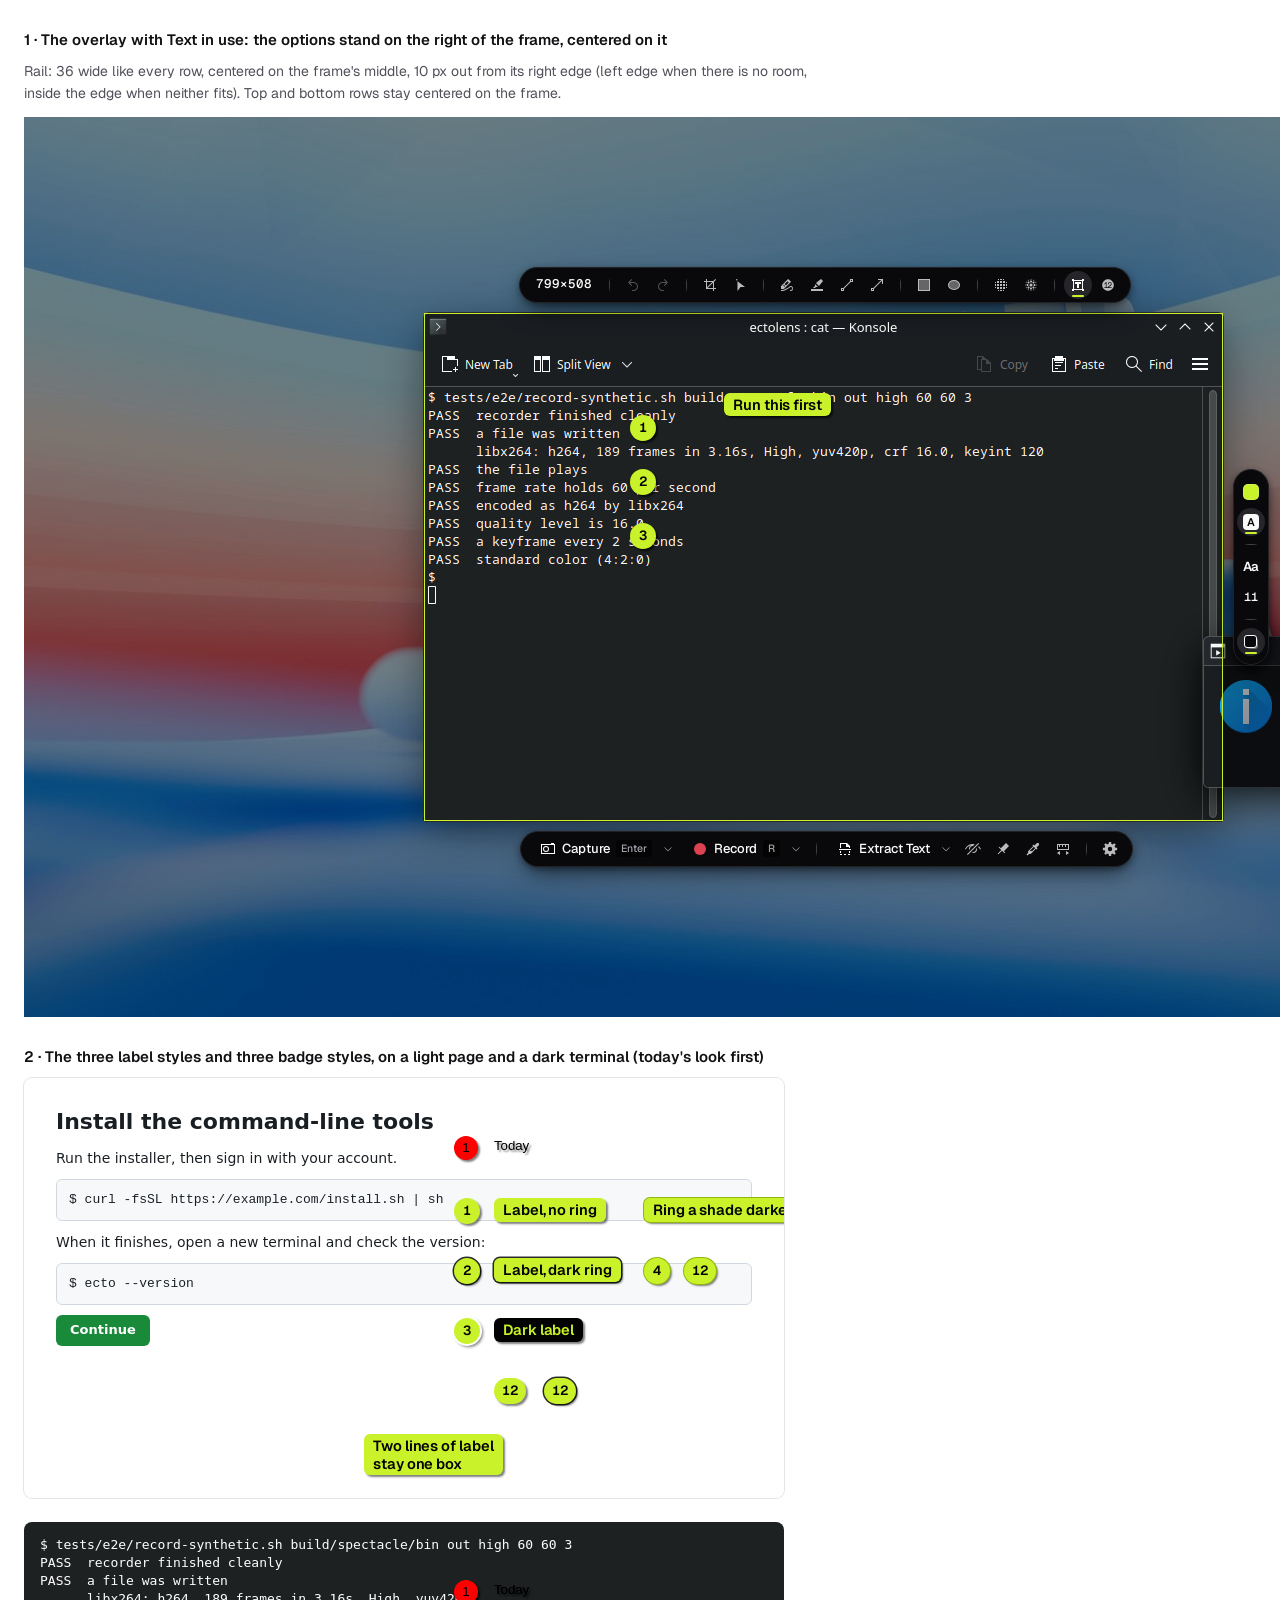
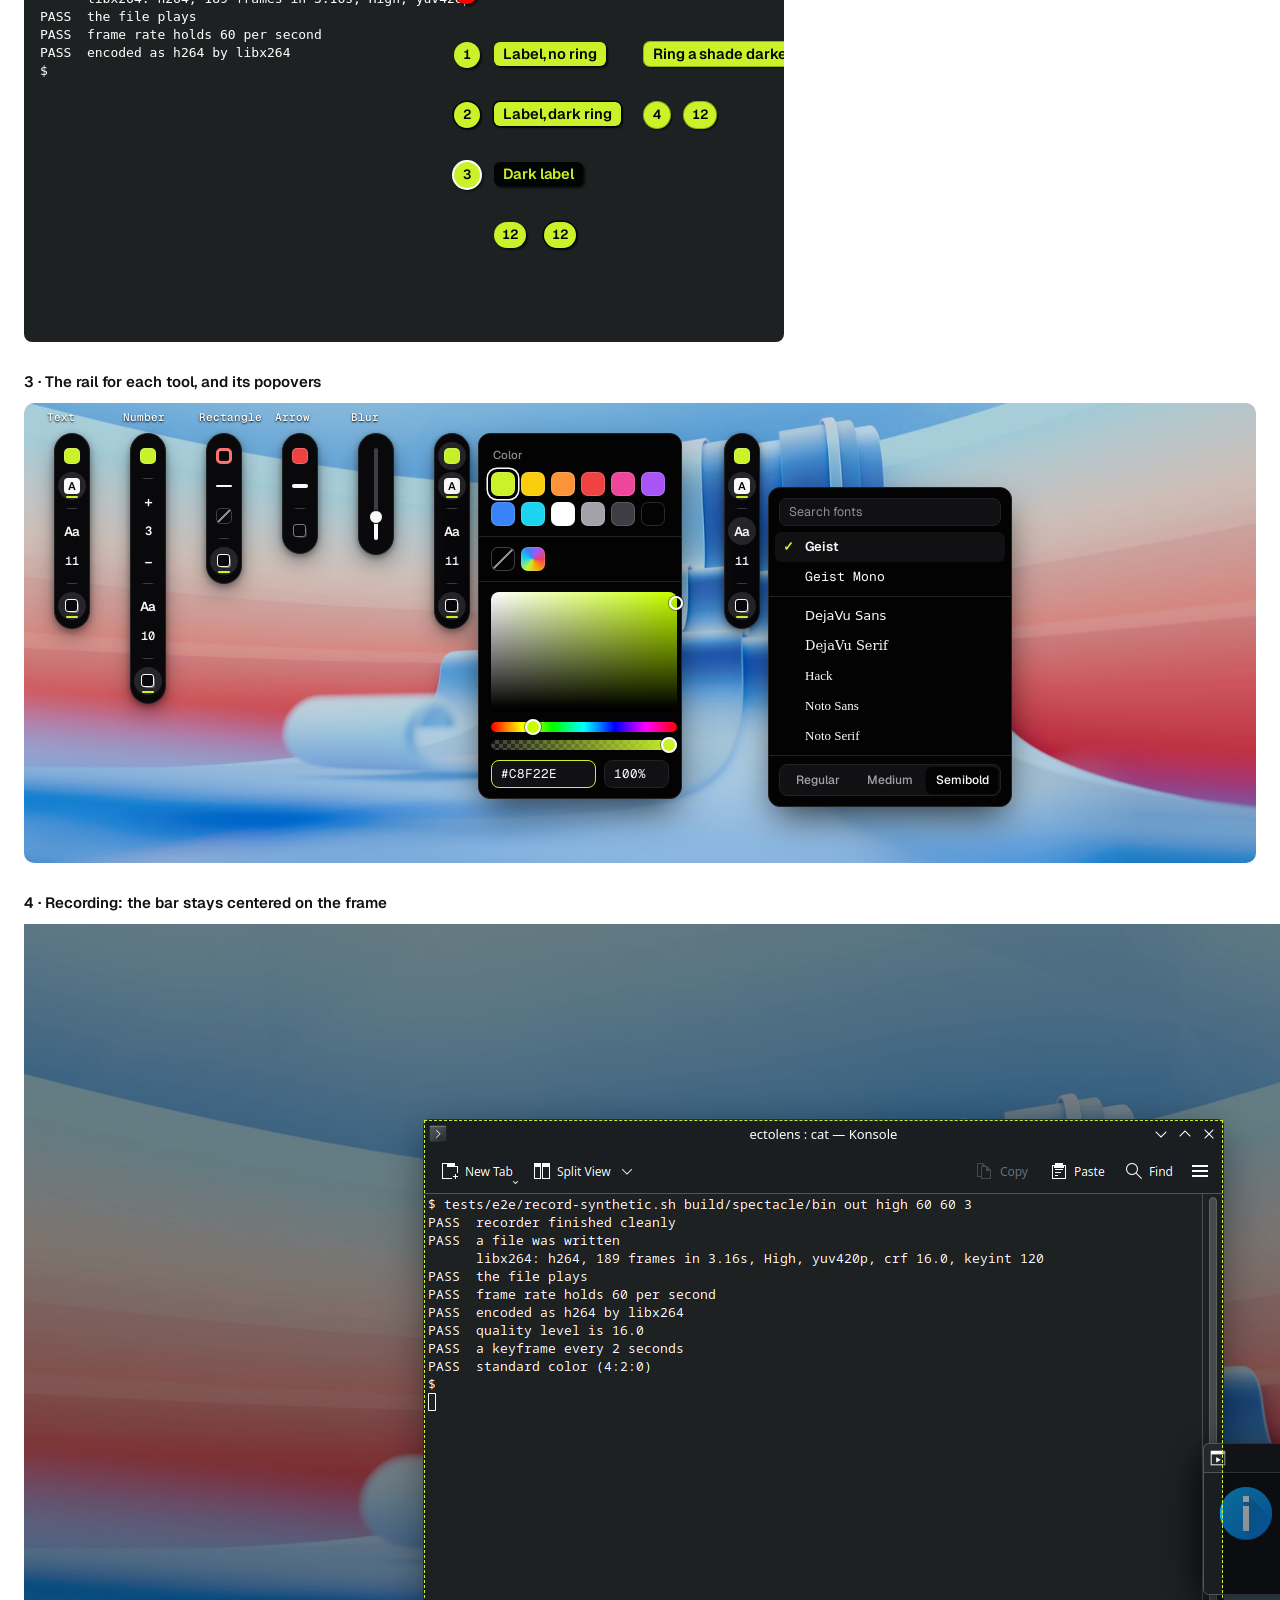
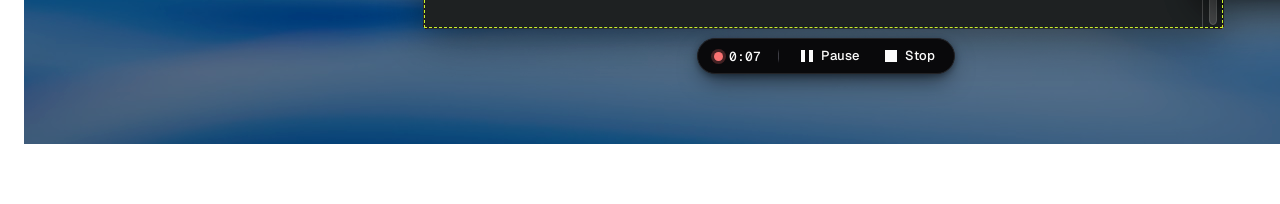
<file: design/mock/annotate.html>
<!doctype html>
<html lang="en">
<head>
<meta charset="utf-8">
<title>Ectolens · marking options and the Text and Number marks · working mock</title>
<link rel="stylesheet" href="https://fonts.googleapis.com/css2?family=Geist:wght@400;500;600&family=Geist+Mono:wght@400;500&display=swap">
<script src="app-match.js"></script>
<style>
  * { box-sizing: border-box; }
  html { -webkit-font-smoothing: antialiased; }
  body { margin: 0; background: #fff; color: #18181b; font: 400 14px/1.55 "Geist", sans-serif; }
  h2 { font-size: 15px; font-weight: 600; margin: 28px 24px 10px; }
  p.n { margin: 0 24px 12px; color: #52525b; max-width: 90ch; }
  .app { --bg: #0a0a0a; --bg-subtle: #111113; --bg-muted: #18181b; --bg-lift: #2a2a2e; --border: #27272a; --border-strong: #3f3f46;
         --fg: #fafafa; --fg-muted: #a1a1aa; --fg-subtle: #8b8b94; --brand: #c8f22e; --error: #f87171;
         font: 400 13px/1.55 "Geist", sans-serif; color: var(--fg); }
  .screen { position: relative; width: 1600px; height: 900px; overflow: hidden; background: #000 url(img/v2/today-scene.png) 0 0 / 1600px 900px no-repeat; margin: 0 24px; }
  .frame { position: absolute; box-shadow: 0 0 0 4000px rgba(0,0,0,.4); outline: 1px solid var(--brand); outline-offset: -1px; }
  .i { width: 16px; height: 16px; display: block; flex: none; }
  .ftb { position: absolute; display: inline-flex; align-items: center; gap: 2px; padding: 3px 8px; height: 36px;
         background: var(--bg-subtle); border: 1px solid var(--border); border-radius: 999px;
         box-shadow: 0 10px 24px -6px rgba(0,0,0,.6), 0 2px 6px rgba(0,0,0,.35); white-space: nowrap; }
  .tbtn { height: 28px; min-width: 28px; display: inline-flex; align-items: center; justify-content: center; gap: 6px; padding: 0 11px; border-radius: 999px; font-weight: 500; font-size: 13px; color: var(--fg); }
  .tbtn.io { padding: 0; width: 28px; position: relative; }
  .tbtn.io img { opacity: .72; }
  .tbtn.io.off img { opacity: .28; }
  .tbtn.io.on { background: var(--bg-lift); }
  .tbtn.io.on img { opacity: 1; }
  .tbtn.io.on::after { content: ""; position: absolute; left: 8px; right: 8px; bottom: 2px; height: 2px; border-radius: 2px; background: var(--brand); }
  .tsep { width: 1px; height: 14px; margin: 0 7px; flex: none; background: linear-gradient(to bottom, transparent, var(--border-strong) 30%, var(--border-strong) 70%, transparent); }
  .who { display: inline-flex; align-items: center; gap: 7px; padding: 0 8px 0 8px; height: 28px; border-radius: 999px; font: 500 12.5px/1 "Geist Mono", monospace; }
  .split { display: inline-flex; }
  .split .arrow { width: 22px; min-width: 22px; padding: 0; margin-left: -6px; }
  .split .arrow img { width: 10px; height: 10px; opacity: .7; }
  .key { font-size: 10.5px; font-weight: 500; line-height: 17px; padding: 0 5px; border-radius: 4px; background: var(--bg); color: var(--fg-muted); }

  /* ── THE RAIL: the same row, stood on end. 36 wide, fully round, buttons 28. ── */
  .rail { position: absolute; display: inline-flex; flex-direction: column; align-items: center; gap: 2px; padding: 8px 3px; width: 36px;
          background: var(--bg-subtle); border: 1px solid var(--border); border-radius: 999px;
          box-shadow: 0 10px 24px -6px rgba(0,0,0,.6), 0 2px 6px rgba(0,0,0,.35); }
  .rail .hsep { width: 14px; height: 1px; margin: 6px 0; flex: none; background: linear-gradient(to right, transparent, var(--border-strong) 30%, var(--border-strong) 70%, transparent); }
  .rb { width: 28px; height: 28px; border-radius: 999px; display: grid; place-items: center; position: relative; color: var(--fg); }
  .rb.hot { background: var(--bg-muted); }
  .rb.open { background: var(--bg-lift); }
  .rb.on { background: var(--bg-lift); }
  .rb.on::after { content: ""; position: absolute; left: 8px; right: 8px; bottom: 2px; height: 2px; border-radius: 2px; background: var(--brand); }
  .chip { width: 16px; height: 16px; border-radius: 5px; box-shadow: inset 0 0 0 1px rgba(255,255,255,.18); }
  .ring { width: 16px; height: 16px; border-radius: 5px; border: 3.5px solid; }
  .none { width: 16px; height: 16px; border-radius: 5px; box-shadow: inset 0 0 0 1px var(--border-strong); background: linear-gradient(135deg, transparent 45%, var(--fg-subtle) 45%, var(--fg-subtle) 55%, transparent 55%); }
  .wline { width: 16px; border-radius: 99px; background: var(--fg); }
  .num { font: 500 12px/1 "Geist Mono", monospace; color: var(--fg); }
  .aa { font: 600 13px/1 "Geist", sans-serif; letter-spacing: -.01em; }
  .glyph-label { height: 16px; padding: 0 4px; border-radius: 4px; background: var(--fg); color: var(--bg); font: 600 11px/16px "Geist", sans-serif; }
  .glyph-shadow { width: 14px; height: 14px; position: relative; }
  .glyph-shadow::before { content: ""; position: absolute; left: 3px; top: 3px; width: 11px; height: 11px; border-radius: 3px; background: var(--fg); opacity: .32; }
  .glyph-shadow::after { content: ""; position: absolute; left: 0; top: 0; width: 11px; height: 11px; border-radius: 3px; border: 1.5px solid var(--fg); background: var(--bg-subtle); }
  .rb.off .glyph-shadow, .rb.off .glyph-label { opacity: .45; }
  .vslider { width: 28px; height: 104px; position: relative; }
  .vslider .tr { position: absolute; left: 12px; top: 6px; bottom: 6px; width: 4px; border-radius: 2px; background: var(--border-strong); }
  .vslider .fi { position: absolute; left: 12px; bottom: 6px; width: 4px; border-radius: 2px; background: var(--fg); }
  .vslider .kn { position: absolute; left: 7px; width: 14px; height: 14px; border-radius: 7px; background: var(--fg); border: 1px solid var(--bg); }
  .tip { position: absolute; white-space: nowrap; padding: 4px 8px; border-radius: 6px; background: var(--bg-lift); color: var(--fg); font-size: 12px; box-shadow: 0 4px 12px rgba(0,0,0,.5); }

  /* ── popovers ── */
  .pop { position: absolute; background: var(--bg); border: 1px solid var(--border); border-radius: 12px; box-shadow: 0 16px 36px -8px rgba(0,0,0,.7); padding: 10px; }
  .pop .mh { padding: 2px 4px 8px; font-size: 11.5px; font-weight: 500; color: var(--fg-subtle); }
  .grid { display: grid; grid-template-columns: repeat(6, 24px); gap: 6px; padding: 0 2px; }
  .sw { width: 24px; height: 24px; border-radius: 7px; box-shadow: inset 0 0 0 1px rgba(255,255,255,.14); position: relative; }
  .sw.cur::after { content: ""; position: absolute; inset: -3px; border-radius: 9px; box-shadow: 0 0 0 1.5px var(--fg); }
  .sw.nonesw { background: linear-gradient(135deg, transparent 46%, var(--fg-subtle) 46%, var(--fg-subtle) 54%, transparent 54%); box-shadow: inset 0 0 0 1px var(--border-strong); }
  .sw.custom { background: conic-gradient(from 90deg, #f43f5e, #f59e0b, #c8f22e, #22d3ee, #3b82f6, #a855f7, #f43f5e); }
  .pop .ms { height: 1px; background: var(--border); margin: 10px -10px; }
  .pick { position: relative; width: 186px; height: 120px; border-radius: 8px; background: linear-gradient(to top, #000, transparent), linear-gradient(to right, #fff, hsl(74, 100%, 50%)); margin: 0 2px; }
  .pick .dot { position: absolute; width: 14px; height: 14px; border-radius: 7px; border: 2px solid #fff; box-shadow: 0 0 0 1px rgba(0,0,0,.4); }
  .hue { position: relative; width: 186px; height: 10px; border-radius: 5px; margin: 10px 2px 0; background: linear-gradient(to right, red, #ff0, lime, cyan, blue, #f0f, red); }
  .alpha { position: relative; width: 186px; height: 10px; border-radius: 5px; margin: 8px 2px 0; background: linear-gradient(to right, transparent, #c8f22e), repeating-conic-gradient(#3f3f46 0 25%, #18181b 0 50%) 0 0 / 8px 8px; }
  .hue .k, .alpha .k { position: absolute; top: -3px; width: 16px; height: 16px; border-radius: 8px; border: 2px solid #fff; box-shadow: 0 0 0 1px rgba(0,0,0,.4); }
  .hexrow { display: flex; gap: 8px; margin: 10px 2px 0; align-items: center; }
  .in { height: 28px; display: inline-flex; align-items: center; padding: 0 9px; border: 1px solid var(--border); border-radius: 8px; color: var(--fg); font: 400 12.5px/1 "Geist Mono", monospace; background: var(--bg-muted); }
  .in.focus { border-color: var(--brand); }
  .mi { display: flex; align-items: center; gap: 10px; height: 30px; padding: 0 8px; border-radius: 6px; font-size: 13px; }
  .mi.hot { background: var(--bg-muted); }
  .mi .tick { width: 12px; color: var(--brand); font-weight: 600; flex: none; }
  .seg { display: flex; padding: 2px; border: 1px solid var(--border); border-radius: 8px; background: var(--bg-muted); }
  .seg span { flex: 1; text-align: center; height: 26px; line-height: 26px; border-radius: 6px; font-size: 12px; font-weight: 500; color: var(--fg-muted); }
  .seg span.on { background: var(--bg); color: var(--fg); box-shadow: 0 1px 2px rgba(0,0,0,.6); }

  /* ── the marks as the picture gets them ── */
  .lab { position: absolute; font: 600 14.7px/1.2 "Geist", sans-serif; letter-spacing: -.005em; white-space: nowrap; }
  .L1 { background: #c8f22e; color: #0a0a0a; padding: 3px 9px; border-radius: 6px; box-shadow: 2px 2px 2px rgba(0,0,0,.5); }
  .L2 { background: #c8f22e; color: #0a0a0a; padding: 3px 9px; border-radius: 6px; box-shadow: 0 0 0 1.5px rgba(10,10,10,.85), 2px 2px 2px rgba(0,0,0,.5); }
  .L3 { background: #0a0a0a; color: #c8f22e; padding: 3px 9px; border-radius: 6px; box-shadow: 2px 2px 2px rgba(0,0,0,.5); }
  .L4 { background: #c8f22e; color: #0a0a0a; padding: 3px 9px; border-radius: 6px; box-shadow: 0 0 0 1px #8fb317, 2px 2px 2px rgba(0,0,0,.5); }
  .N4 { background: #c8f22e; color: #0a0a0a; box-shadow: 0 0 0 1px #8fb317, 2px 2px 2px rgba(0,0,0,.5); }
  .L0 { color: #000; text-shadow: 2px 2px 2px rgba(0,0,0,.5); font-weight: 400; font-family: "Noto Sans", sans-serif; font-size: 13.3px; }
  .bd { position: absolute; width: 26px; height: 26px; border-radius: 13px; display: grid; place-items: center; font: 600 13.3px/1 "Geist", sans-serif; font-variant-numeric: tabular-nums; }
  .N1 { background: #c8f22e; color: #0a0a0a; box-shadow: 2px 2px 2px rgba(0,0,0,.5); }
  .N2 { background: #c8f22e; color: #0a0a0a; box-shadow: 0 0 0 2px #fff, 2px 2px 3px 1px rgba(0,0,0,.5); }
  .N3 { background: #c8f22e; color: #0a0a0a; box-shadow: 0 0 0 1.5px rgba(10,10,10,.85), 2px 2px 2px rgba(0,0,0,.5); }
  .N0 { background: #f00; color: #000; box-shadow: 2px 2px 2px rgba(0,0,0,.5); font: 400 13.3px/1 "Noto Sans", sans-serif; width: 24px; height: 24px; }
  .pill { width: auto; padding: 0 8px; }

  /* the light sample: a docs page */
  .page { position: relative; width: 760px; height: 420px; background: #fff; color: #1f2328; font: 400 14px/1.6 system-ui, sans-serif; padding: 26px 32px; border-radius: 8px; box-shadow: 0 0 0 1px #e4e4e7; overflow: hidden; }
  .page h3 { margin: 0 0 8px; font-size: 22px; }
  .page .c { background: #f6f8fa; border: 1px solid #d0d7de; border-radius: 6px; padding: 10px 12px; font: 13px/1.5 ui-monospace, monospace; margin: 10px 0; }
  .page .btnx { display: inline-block; background: #1f883d; color: #fff; border-radius: 6px; padding: 5px 14px; font-weight: 600; font-size: 13px; }
  .term { position: relative; width: 760px; height: 420px; background: #232627; color: #fcfcfc; font: 13px/18px "Hack", "DejaVu Sans Mono", monospace; padding: 14px 16px; border-radius: 8px; overflow: hidden; white-space: pre; }
  .samples { display: flex; gap: 24px; margin: 0 24px; flex-wrap: wrap; }
  .tag { position: absolute; font: 500 11px/1 "Geist Mono", monospace; color: #71717a; }
  .rails { display: flex; gap: 40px; align-items: flex-start; margin: 0 24px; padding: 30px; background: #1b1b1e url(img/wallpaper-1600.jpg) center/cover; border-radius: 10px; min-height: 460px; position: relative; }
  .rails .rail { position: relative; }
  .rails .cap { position: absolute; top: -22px; left: -8px; font: 500 11px/1 "Geist Mono", monospace; color: #fff; text-shadow: 0 1px 2px #000; white-space: nowrap; }
</style>
</head>
<body class="app-match">

<h2>1 · The overlay with Text in use: the options stand on the right of the frame, centered on it</h2>
<p class="n">Rail: 36 wide like every row, centered on the frame's middle, 10 px out from its right edge (left edge when there is no room, inside the edge when neither fits). Top and bottom rows stay centered on the frame.</p>
<div class="screen app" id="s1">
  <div class="frame" style="left:400px; top:196px; width:799px; height:508px"></div>
  <!-- top row: size label + tools, centered on the frame (center x = 799.5) -->
  <div class="ftb" id="top" style="top:150px">
    <span class="who">799×508</span><span class="tsep"></span>
    <span class="tbtn io off"><img class="i" src="icons/edit-undo.svg"></span><span class="tbtn io off"><img class="i" src="icons/edit-redo.svg"></span><span class="tsep"></span>
    <span class="tbtn io"><img class="i" src="icons/transform-crop.svg"></span><span class="tbtn io"><img class="i" src="icons/edit-select.svg"></span><span class="tsep"></span>
    <span class="tbtn io"><img class="i" src="icons/draw-freehand.svg"></span><span class="tbtn io"><img class="i" src="icons/draw-highlight.svg"></span><span class="tbtn io"><img class="i" src="icons/draw-line.svg"></span><span class="tbtn io"><img class="i" src="icons/draw-arrow.svg"></span><span class="tsep"></span>
    <span class="tbtn io"><img class="i" src="icons/draw-rectangle.svg"></span><span class="tbtn io"><img class="i" src="icons/draw-ellipse.svg"></span><span class="tsep"></span>
    <span class="tbtn io"><img class="i" src="icons/pixelate.svg"></span><span class="tbtn io"><img class="i" src="icons/blur.svg"></span><span class="tsep"></span>
    <span class="tbtn io on"><img class="i" src="icons/draw-text.svg"></span><span class="tbtn io"><img class="i" src="icons/draw-number.svg"></span>
  </div>
  <div class="ftb" id="bottom" style="top:714px">
    <span class="split"><span class="tbtn"><img class="i" src="icons/camera-photo.svg">Capture<span class="key">Enter</span></span><span class="tbtn arrow"><img src="icons/arrow-down.svg"></span></span>
    <span class="split"><span class="tbtn"><img class="i" src="icons/media-record.svg">Record<span class="key">R</span></span><span class="tbtn arrow"><img src="icons/arrow-down.svg"></span></span>
    <span class="tsep"></span>
    <span class="split"><span class="tbtn"><img class="i" src="icons/document-scan.svg">Extract Text</span><span class="tbtn arrow"><img src="icons/arrow-down.svg"></span></span>
    <span class="tbtn io"><img class="i" src="icons/view-hidden.svg"></span><span class="tbtn io"><img class="i" src="icons/window-pin.svg"></span><span class="tbtn io"><img class="i" src="icons/color-picker.svg"></span><span class="tbtn io"><img class="i" src="icons/measure.svg"></span>
    <span class="tsep"></span><span class="tbtn io"><img class="i" src="icons/gear.svg"></span>
  </div>
  <!-- the rail for Text -->
  <div class="rail" id="railText" style="left:1209px">
    <span class="rb"><span class="chip" style="background:#c8f22e"></span></span>
    <span class="rb on"><span class="glyph-label">A</span></span>
    <span class="hsep"></span>
    <span class="rb"><span class="aa">Aa</span></span>
    <span class="rb"><span class="num">11</span></span>
    <span class="hsep"></span>
    <span class="rb on"><span class="glyph-shadow"></span></span>
  </div>
  <!-- marks -->
  <div class="lab L1" style="left:700px; top:276px">Run this first</div>
  <div class="bd N1" style="left:606px; top:298px">1</div>
  <div class="bd N1" style="left:606px; top:352px">2</div>
  <div class="bd N1" style="left:606px; top:406px">3</div>
</div>

<h2>2 · The three label styles and three badge styles, on a light page and a dark terminal (today's look first)</h2>
<div class="samples app">
  <div class="page" id="light">
    <h3>Install the command-line tools</h3>
    <div>Run the installer, then sign in with your account.</div>
    <div class="c">$ curl -fsSL https://example.com/install.sh | sh</div>
    <div>When it finishes, open a new terminal and check the version:</div>
    <div class="c">$ ecto --version</div>
    <span class="btnx">Continue</span>
    <div class="lab L0" style="left:470px; top:60px">Today</div><div class="bd N0" style="left:430px; top:58px">1</div>
    <div class="lab L1" style="left:470px; top:120px">Label, no ring</div><div class="bd N1" style="left:430px; top:120px">1</div>
    <div class="lab L2" style="left:470px; top:180px">Label, dark ring</div><div class="bd N3" style="left:430px; top:180px">2</div>
    <div class="lab L3" style="left:470px; top:240px">Dark label</div><div class="bd N2" style="left:430px; top:240px">3</div>
    <div class="lab L4" style="left:620px; top:120px">Ring a shade darker</div><div class="bd N4" style="left:620px; top:180px">4</div><div class="bd N4 pill" style="left:660px; top:180px">12</div>
    <div class="bd N1 pill" style="left:470px; top:300px">12</div><div class="bd N3 pill" style="left:520px; top:300px">12</div>
    <div class="lab L1" style="left:340px; top:356px">Two lines of label<br>stay one box</div>
  </div>
  <div class="term">$ tests/e2e/record-synthetic.sh build/spectacle/bin out high 60 60 3
PASS  recorder finished cleanly
PASS  a file was written
      libx264: h264, 189 frames in 3.16s, High, yuv420p
PASS  the file plays
PASS  frame rate holds 60 per second
PASS  encoded as h264 by libx264
$
    <div class="lab L0" style="left:470px; top:60px">Today</div><div class="bd N0" style="left:430px; top:58px">1</div>
    <div class="lab L1" style="left:470px; top:120px">Label, no ring</div><div class="bd N1" style="left:430px; top:120px">1</div>
    <div class="lab L2" style="left:470px; top:180px">Label, dark ring</div><div class="bd N3" style="left:430px; top:180px">2</div>
    <div class="lab L3" style="left:470px; top:240px">Dark label</div><div class="bd N2" style="left:430px; top:240px">3</div>
    <div class="lab L4" style="left:620px; top:120px">Ring a shade darker</div><div class="bd N4" style="left:620px; top:180px">4</div><div class="bd N4 pill" style="left:660px; top:180px">12</div>
    <div class="bd N1 pill" style="left:470px; top:300px">12</div><div class="bd N3 pill" style="left:520px; top:300px">12</div>
  </div>
</div>

<h2>3 · The rail for each tool, and its popovers</h2>
<div class="rails app">
  <div class="rail"><span class="cap">Text</span>
    <span class="rb"><span class="chip" style="background:#c8f22e"></span></span>
    <span class="rb on"><span class="glyph-label">A</span></span>
    <span class="hsep"></span>
    <span class="rb"><span class="aa">Aa</span></span>
    <span class="rb"><span class="num">11</span></span>
    <span class="hsep"></span>
    <span class="rb on"><span class="glyph-shadow"></span></span>
  </div>
  <div class="rail"><span class="cap">Number</span>
    <span class="rb"><span class="chip" style="background:#c8f22e"></span></span>
    <span class="hsep"></span>
    <span class="rb"><span class="num" style="font-size:15px">+</span></span>
    <span class="rb"><span class="num" style="font-weight:600">3</span></span>
    <span class="rb"><span class="num" style="font-size:15px">−</span></span>
    <span class="hsep"></span>
    <span class="rb"><span class="aa">Aa</span></span>
    <span class="rb"><span class="num">10</span></span>
    <span class="hsep"></span>
    <span class="rb on"><span class="glyph-shadow"></span></span>
  </div>
  <div class="rail"><span class="cap">Rectangle</span>
    <span class="rb"><span class="ring" style="border-color:#f87171"></span></span>
    <span class="rb"><span class="wline" style="height:2px"></span></span>
    <span class="rb"><span class="none"></span></span>
    <span class="hsep"></span>
    <span class="rb on"><span class="glyph-shadow"></span></span>
  </div>
  <div class="rail"><span class="cap">Arrow</span>
    <span class="rb"><span class="chip" style="background:#ef4444"></span></span>
    <span class="rb"><span class="wline" style="height:4px"></span></span>
    <span class="hsep"></span>
    <span class="rb off"><span class="glyph-shadow"></span></span>
  </div>
  <div class="rail"><span class="cap">Blur</span>
    <span class="vslider"><span class="tr"></span><span class="fi" style="height:25px"></span><span class="kn" style="bottom:22px"></span></span>
  </div>
  <!-- the color popover beside the Text rail's color -->
  <div style="position:relative; width:250px">
    <div class="rail" style="position:absolute; left:0; top:0">
      <span class="rb open"><span class="chip" style="background:#c8f22e"></span></span>
      <span class="rb on"><span class="glyph-label">A</span></span>
      <span class="hsep"></span>
      <span class="rb"><span class="aa">Aa</span></span>
      <span class="rb"><span class="num">11</span></span>
      <span class="hsep"></span>
      <span class="rb on"><span class="glyph-shadow"></span></span>
    </div>
    <div class="pop" style="left:44px; top:0; width:204px">
      <div class="mh">Color</div>
      <div class="grid">
        <span class="sw cur" style="background:#c8f22e"></span><span class="sw" style="background:#facc15"></span><span class="sw" style="background:#fb923c"></span><span class="sw" style="background:#ef4444"></span><span class="sw" style="background:#ec4899"></span><span class="sw" style="background:#a855f7"></span>
        <span class="sw" style="background:#3b82f6"></span><span class="sw" style="background:#22d3ee"></span><span class="sw" style="background:#ffffff"></span><span class="sw" style="background:#a1a1aa"></span><span class="sw" style="background:#3f3f46"></span><span class="sw" style="background:#0a0a0a"></span>
      </div>
      <div class="ms"></div>
      <div class="grid"><span class="sw nonesw" title="None (Fill and Stroke only)"></span><span class="sw custom"></span></div>
      <div class="ms"></div>
      <div class="pick"><span class="dot" style="left:178px; top:4px"></span></div>
      <div class="hue"><span class="k" style="left:34px; background:hsl(74,100%,50%)"></span></div>
      <div class="alpha"><span class="k" style="left:170px; background:#c8f22e"></span></div>
      <div class="hexrow"><span class="in focus" style="width:110px">#C8F22E</span><span class="in" style="width:68px">100%</span></div>
    </div>
  </div>
  <!-- the font popover beside Aa -->
  <div style="position:relative; width:290px">
    <div class="rail" style="position:absolute; left:0; top:0">
      <span class="rb"><span class="chip" style="background:#c8f22e"></span></span>
      <span class="rb on"><span class="glyph-label">A</span></span>
      <span class="hsep"></span>
      <span class="rb open"><span class="aa">Aa</span></span>
      <span class="rb"><span class="num">11</span></span>
      <span class="hsep"></span>
      <span class="rb on"><span class="glyph-shadow"></span></span>
    </div>
    <div class="pop" style="left:44px; top:54px; width:244px; padding:6px">
      <div style="padding:4px 4px 6px"><span class="in" style="width:100%; color:#8b8b94; font-family:Geist">Search fonts</span></div>
      <div class="mi hot"><span class="tick">✓</span><span style="font-family:Geist; font-weight:600">Geist</span></div>
      <div class="mi"><span class="tick"></span><span style="font-family:'Geist Mono'">Geist Mono</span></div>
      <div class="ms" style="margin:4px -6px"></div>
      <div class="mi"><span class="tick"></span><span style="font-family:'DejaVu Sans'">DejaVu Sans</span></div>
      <div class="mi"><span class="tick"></span><span style="font-family:'DejaVu Serif'">DejaVu Serif</span></div>
      <div class="mi"><span class="tick"></span><span style="font-family:'Hack'">Hack</span></div>
      <div class="mi"><span class="tick"></span><span style="font-family:'Noto Sans'">Noto Sans</span></div>
      <div class="mi"><span class="tick"></span><span style="font-family:'Noto Serif'">Noto Serif</span></div>
      <div class="ms" style="margin:4px -6px"></div>
      <div style="padding:4px"><div class="seg"><span>Regular</span><span>Medium</span><span class="on">Semibold</span></div></div>
    </div>
  </div>
</div>

<h2>4 · Recording: the bar stays centered on the frame</h2>
<div class="screen app" id="s4" style="height:820px">
  <div class="frame" style="left:400px; top:196px; width:799px; height:508px; outline:1px dashed var(--brand)"></div>
  <div class="ftb" id="recbar" style="top:714px">
    <span class="tbtn" style="padding:0 8px; font: 500 13px/1 'Geist Mono', monospace"><span style="width:9px;height:9px;border-radius:9px;background:#f87171;box-shadow:0 0 0 3px rgba(248,113,113,.22)"></span>0:07</span>
    <span class="tsep"></span>
    <span class="tbtn"><img class="i" src="icons/media-playback-pause.svg">Pause</span>
    <span class="tbtn"><img class="i" src="icons/media-playback-stop.svg">Stop</span>
  </div>
</div>
<div style="height:60px"></div>

<script>
  // center the top and bottom rows on the frame, and the rail on its middle, like the overlay does
  const center = (el, F) => { el.style.left = Math.round(F.x + F.w / 2 - el.offsetWidth / 2) + 'px'; };
  const F = { x: 400, y: 196, w: 799, h: 508 };
  for (const id of ['top', 'bottom', 'recbar']) { const el = document.getElementById(id); if (el) center(el, F); }
  const r = document.getElementById('railText'); r.style.top = Math.round(F.y + F.h / 2 - r.offsetHeight / 2) + 'px';
</script>
</body>
</html>
</file>
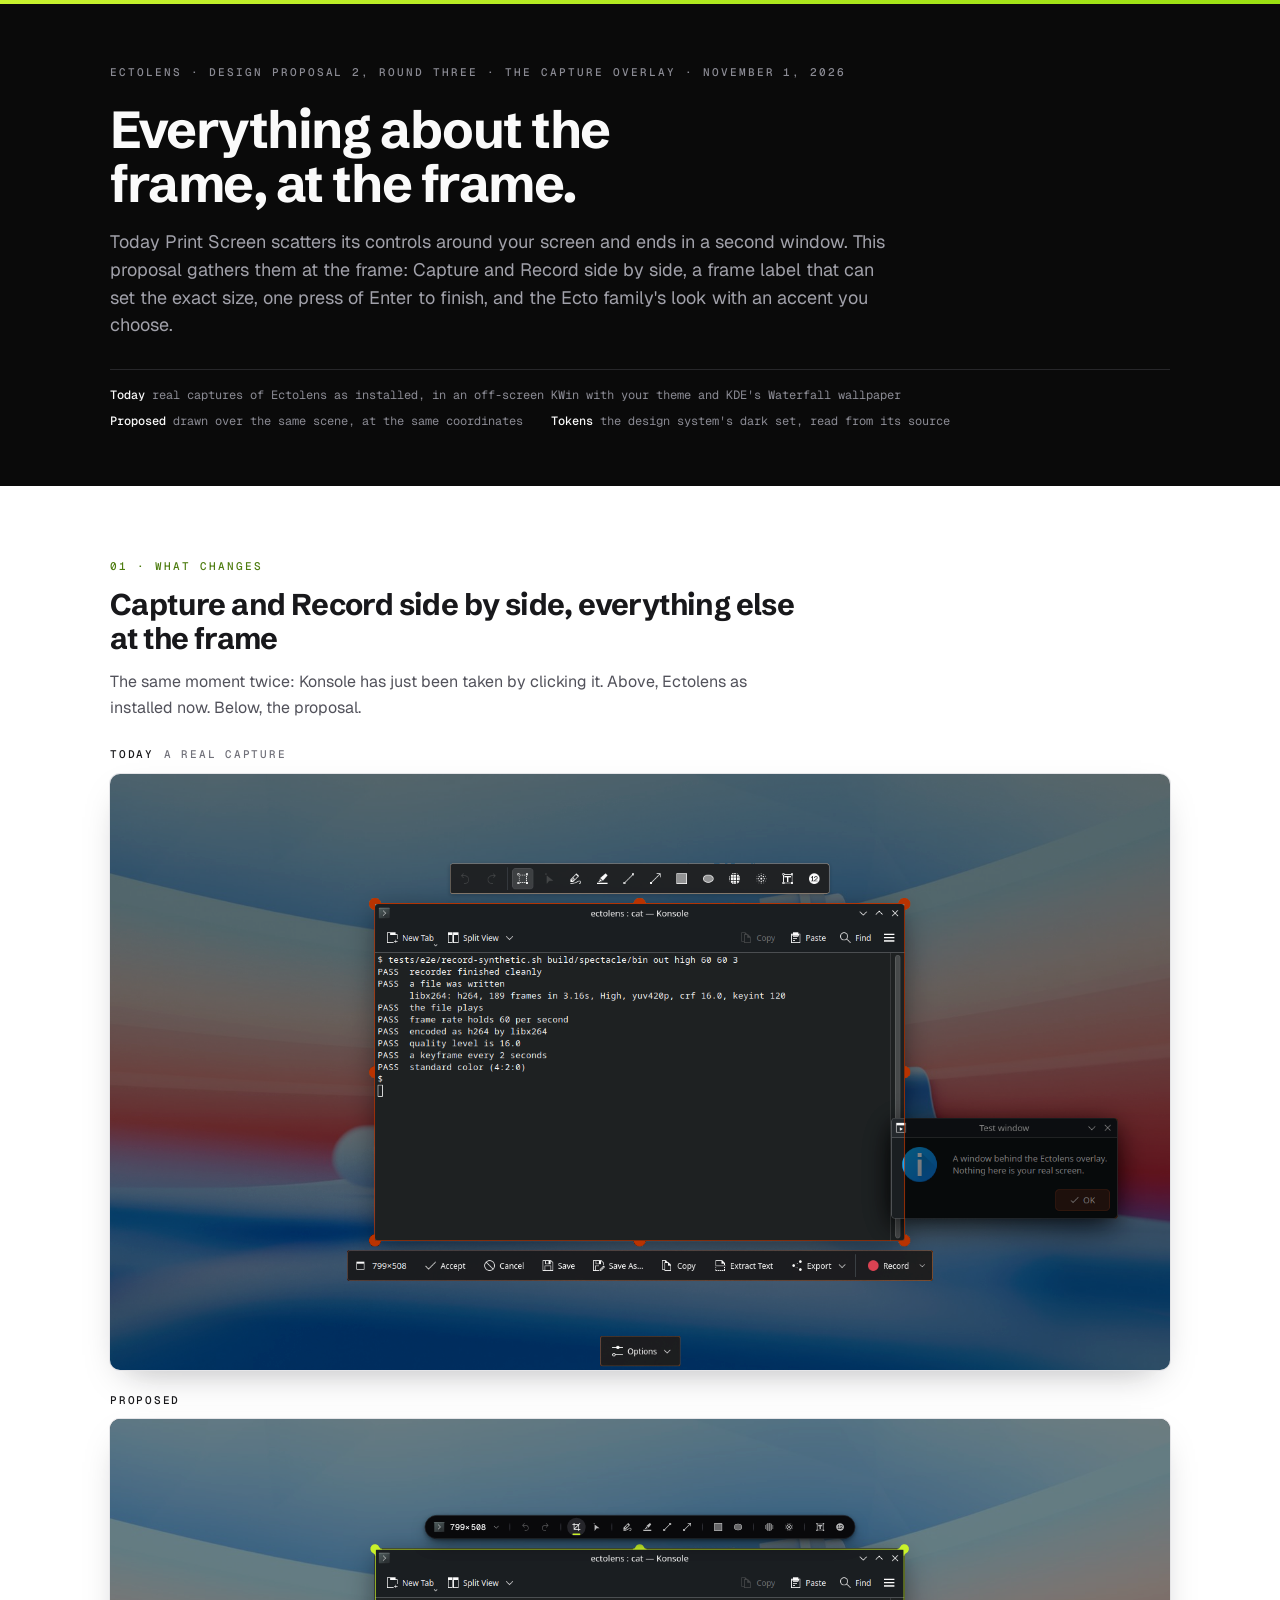
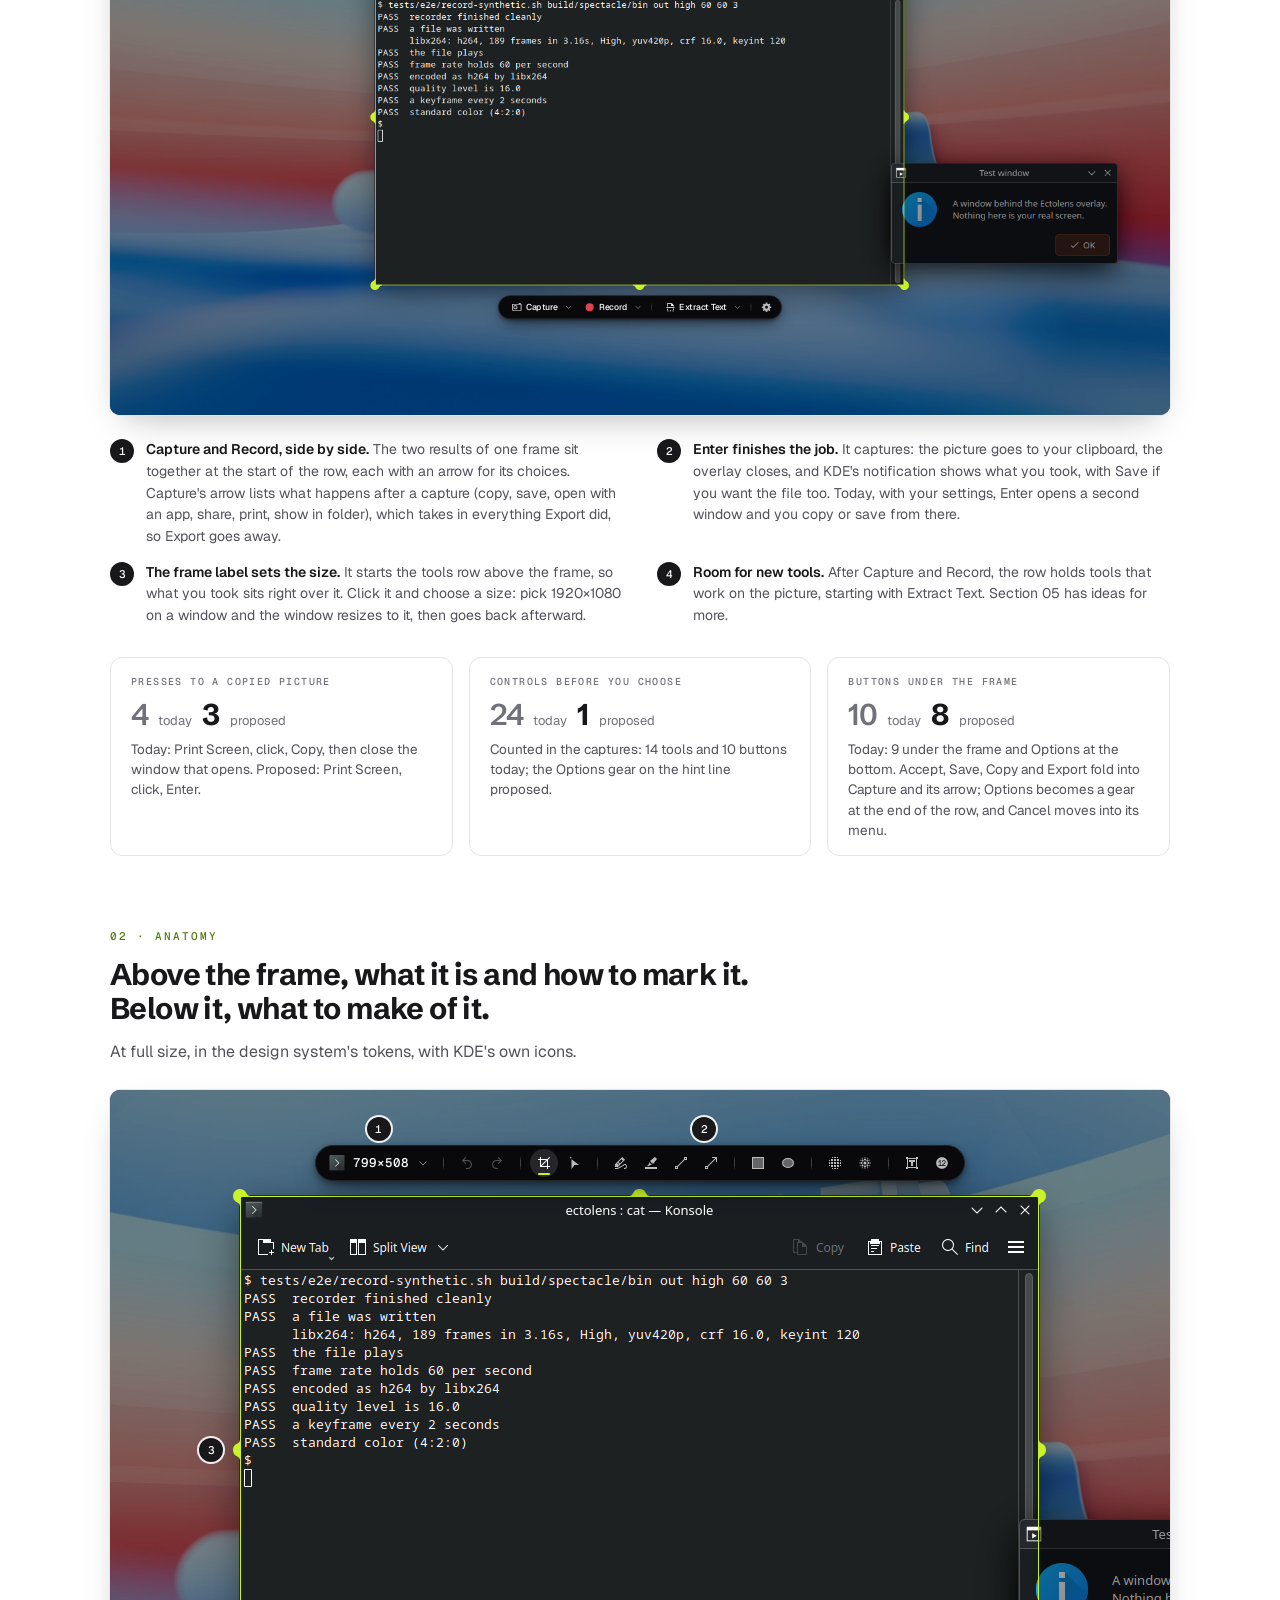
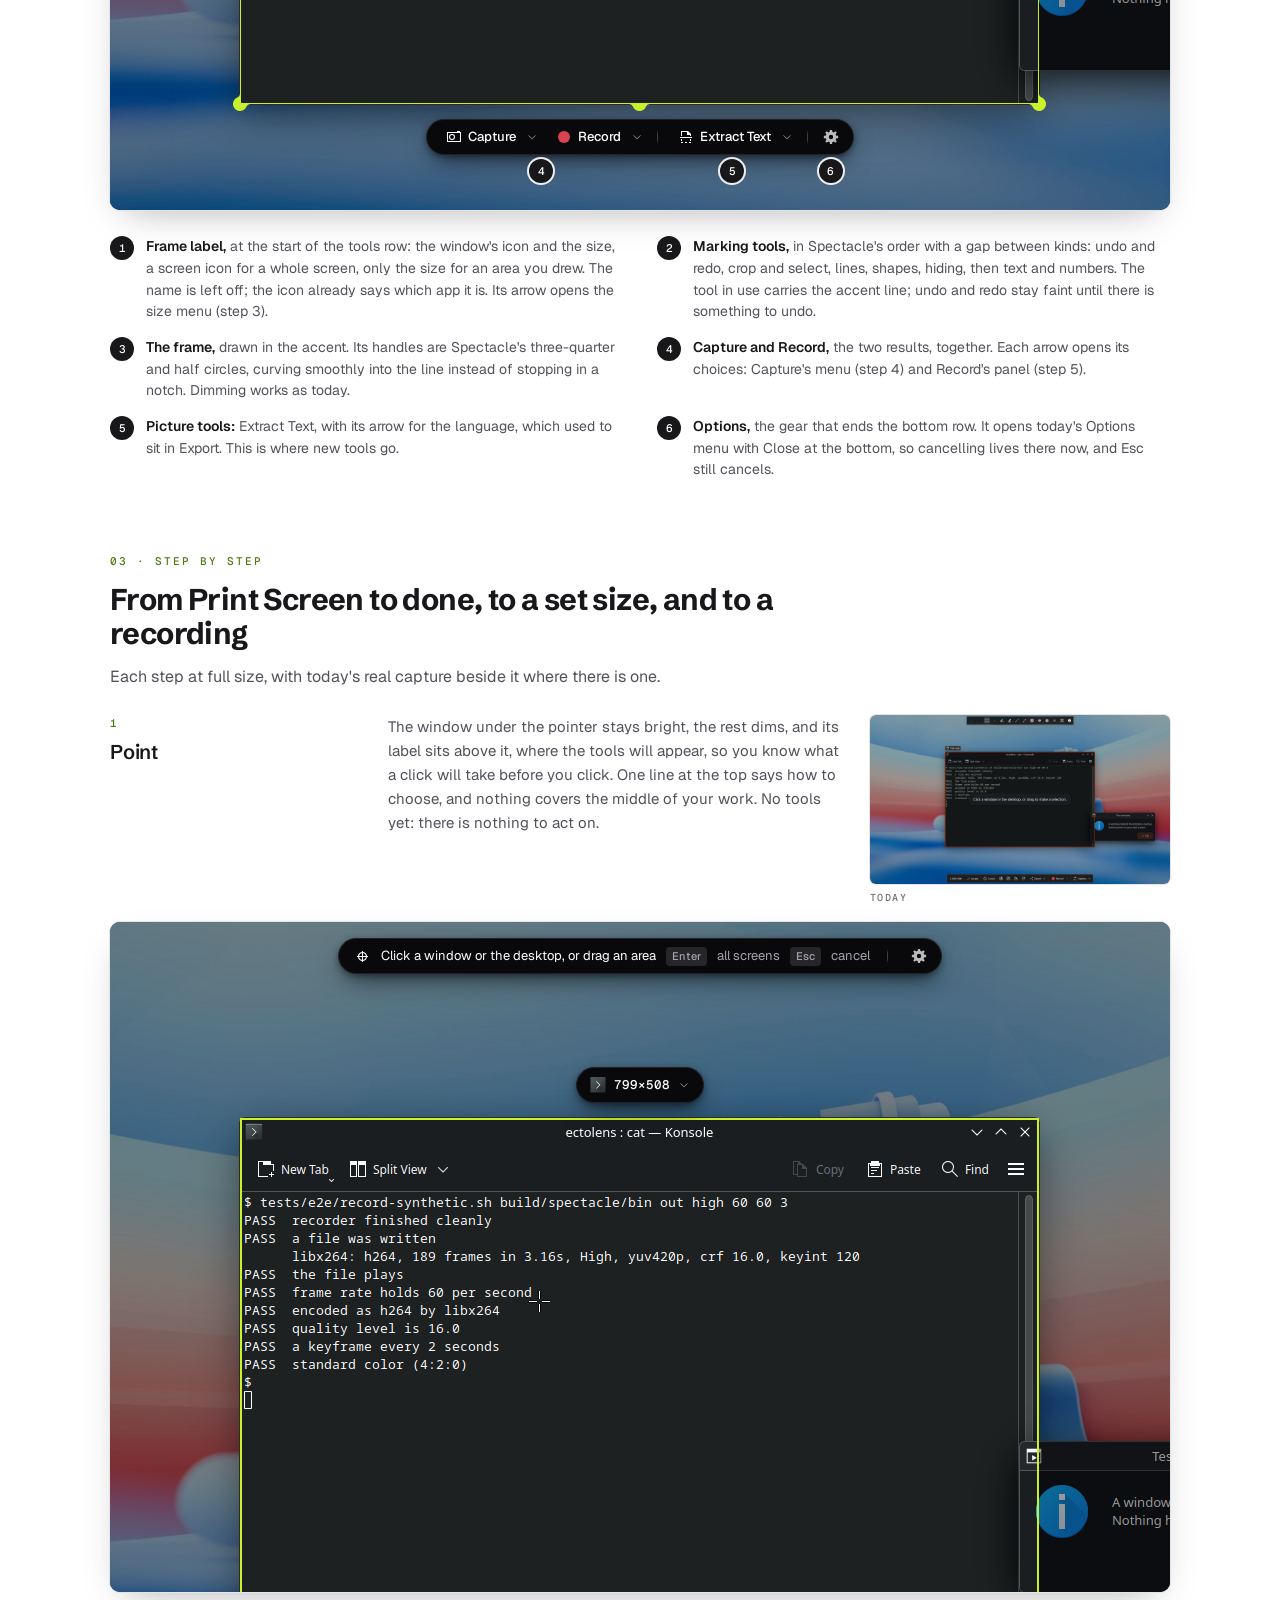
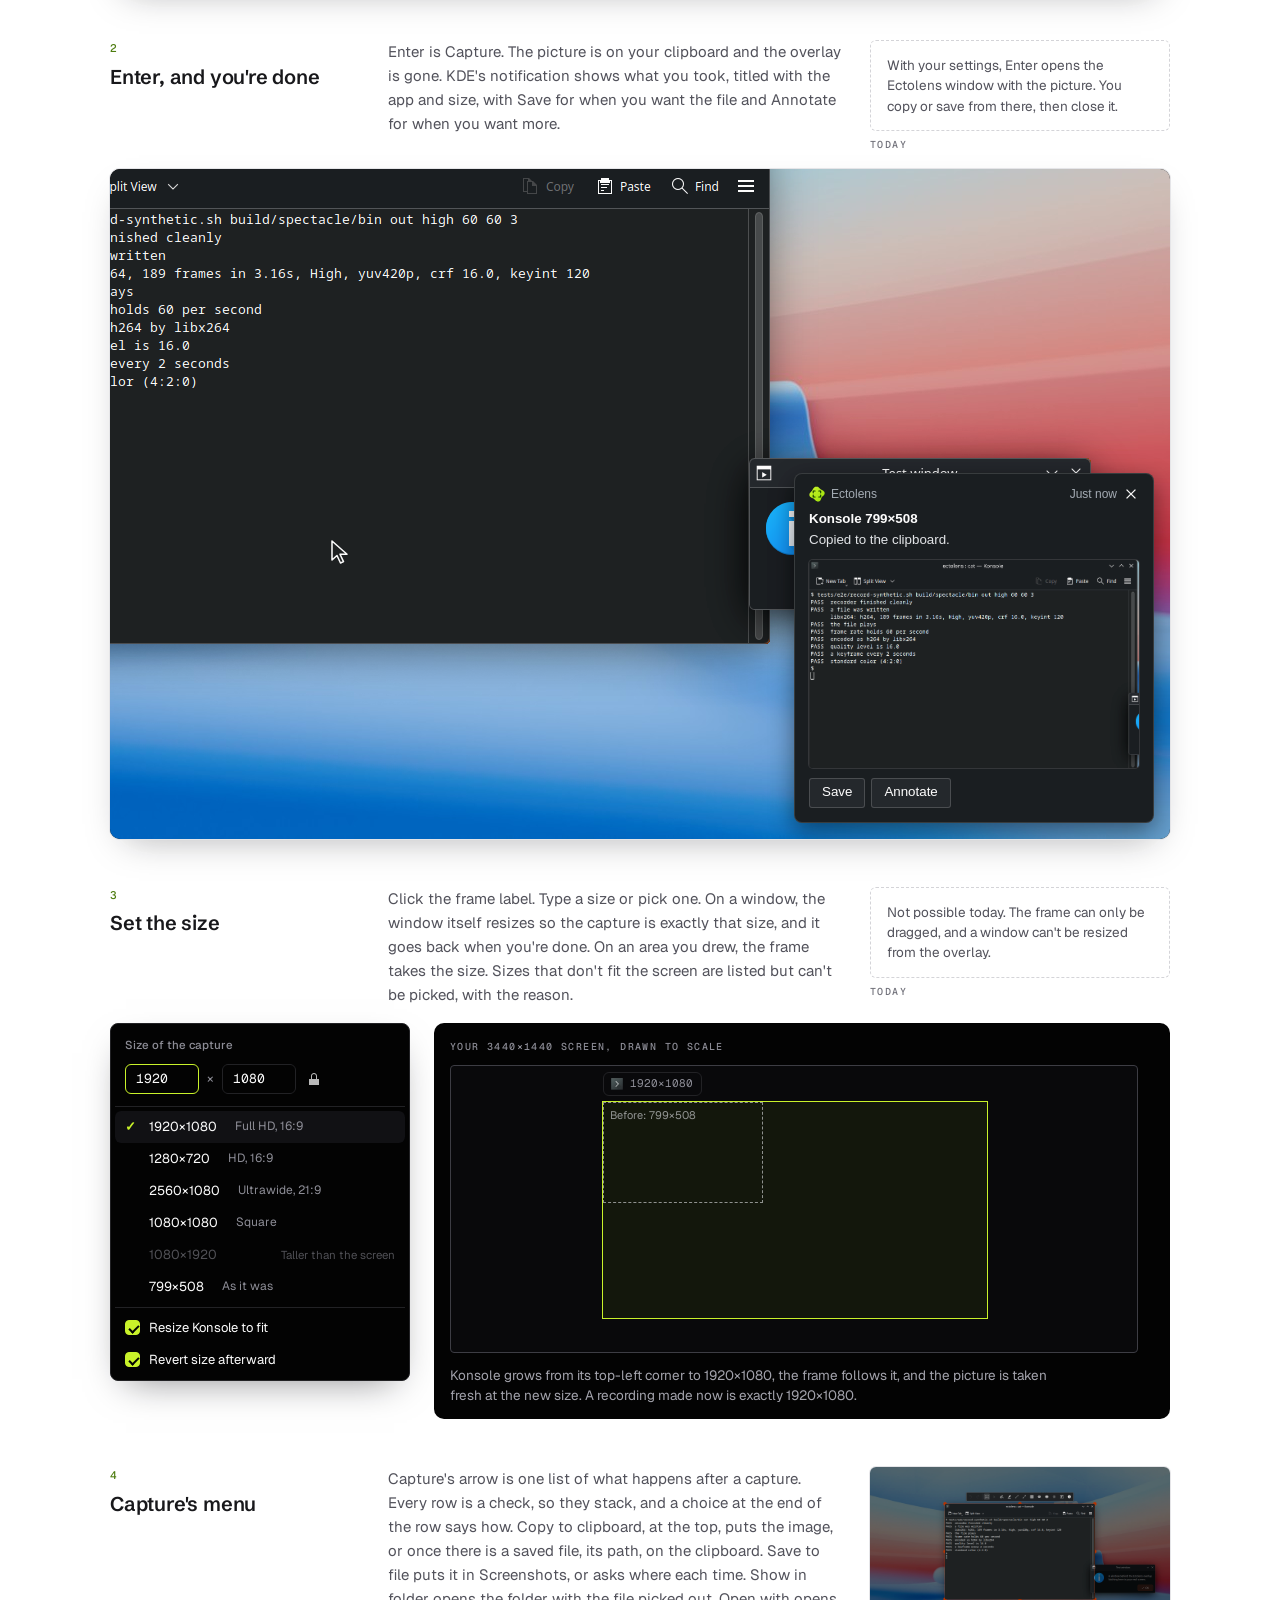
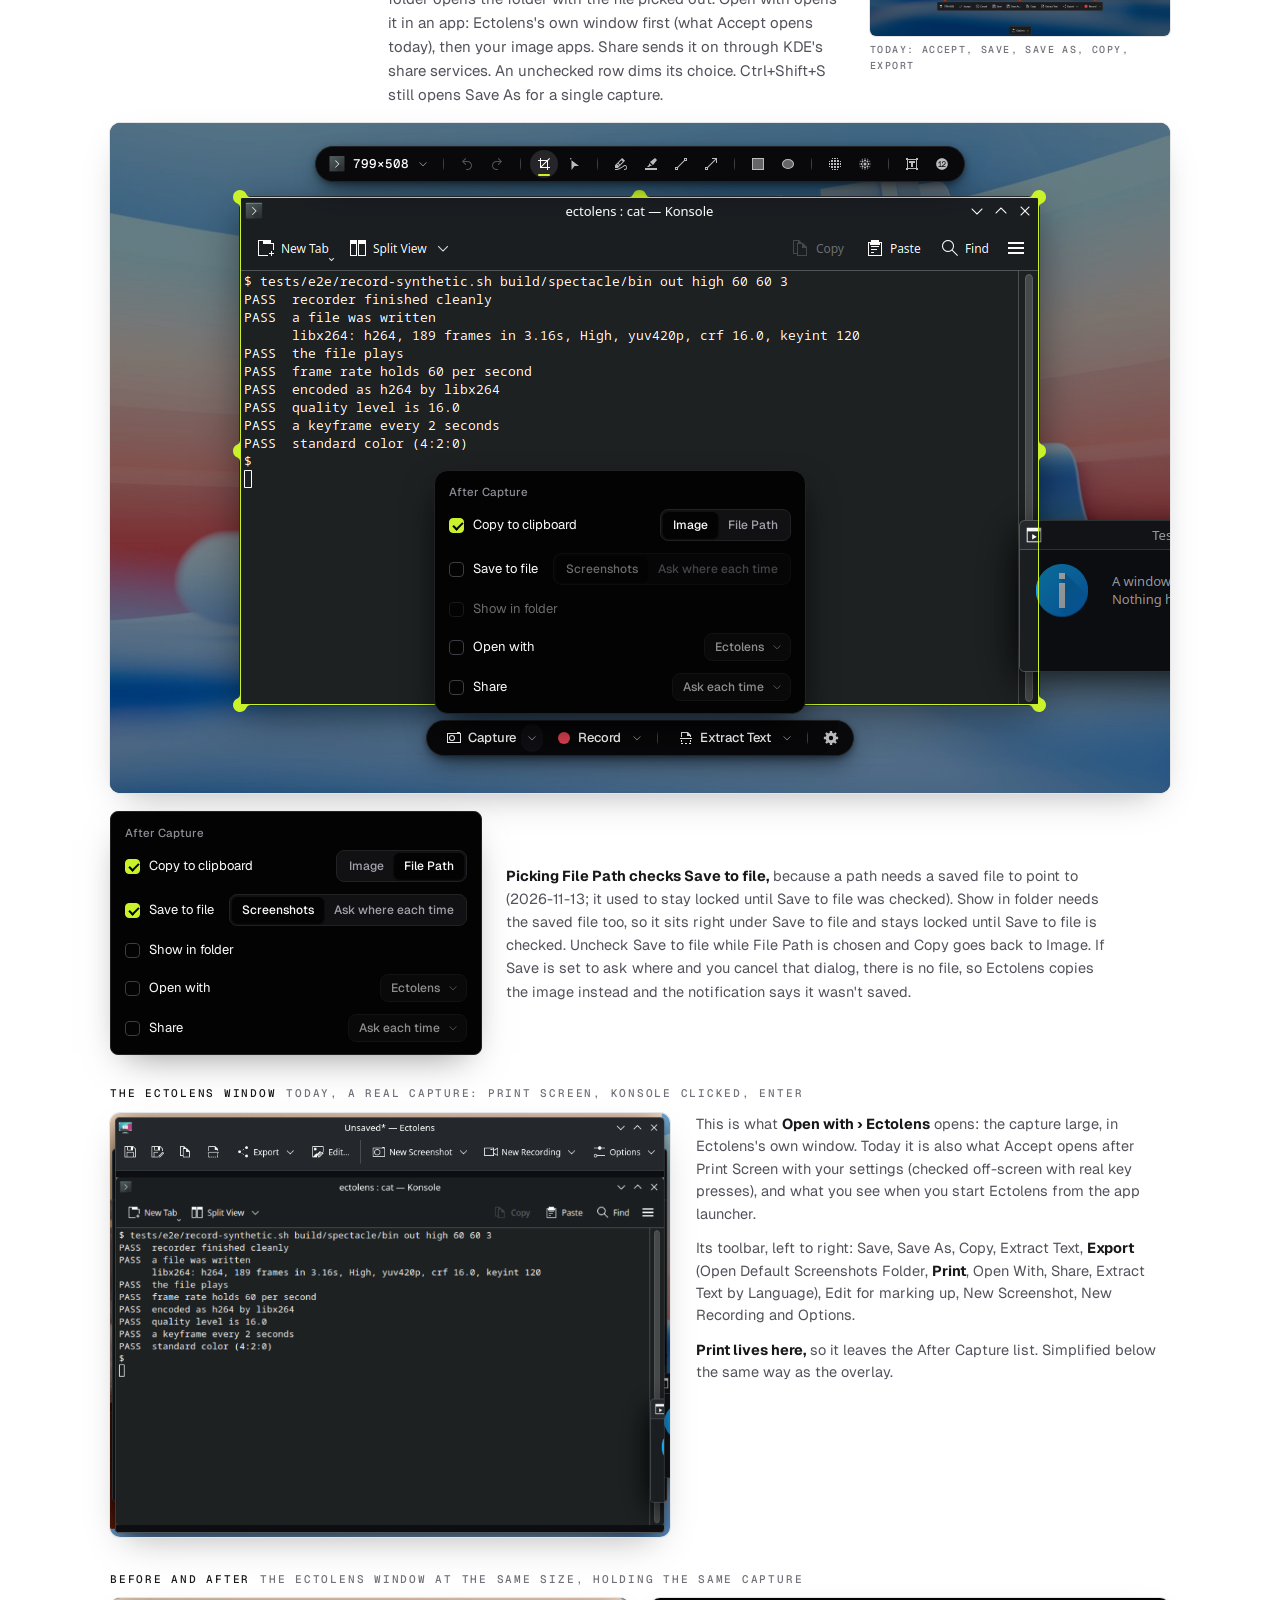
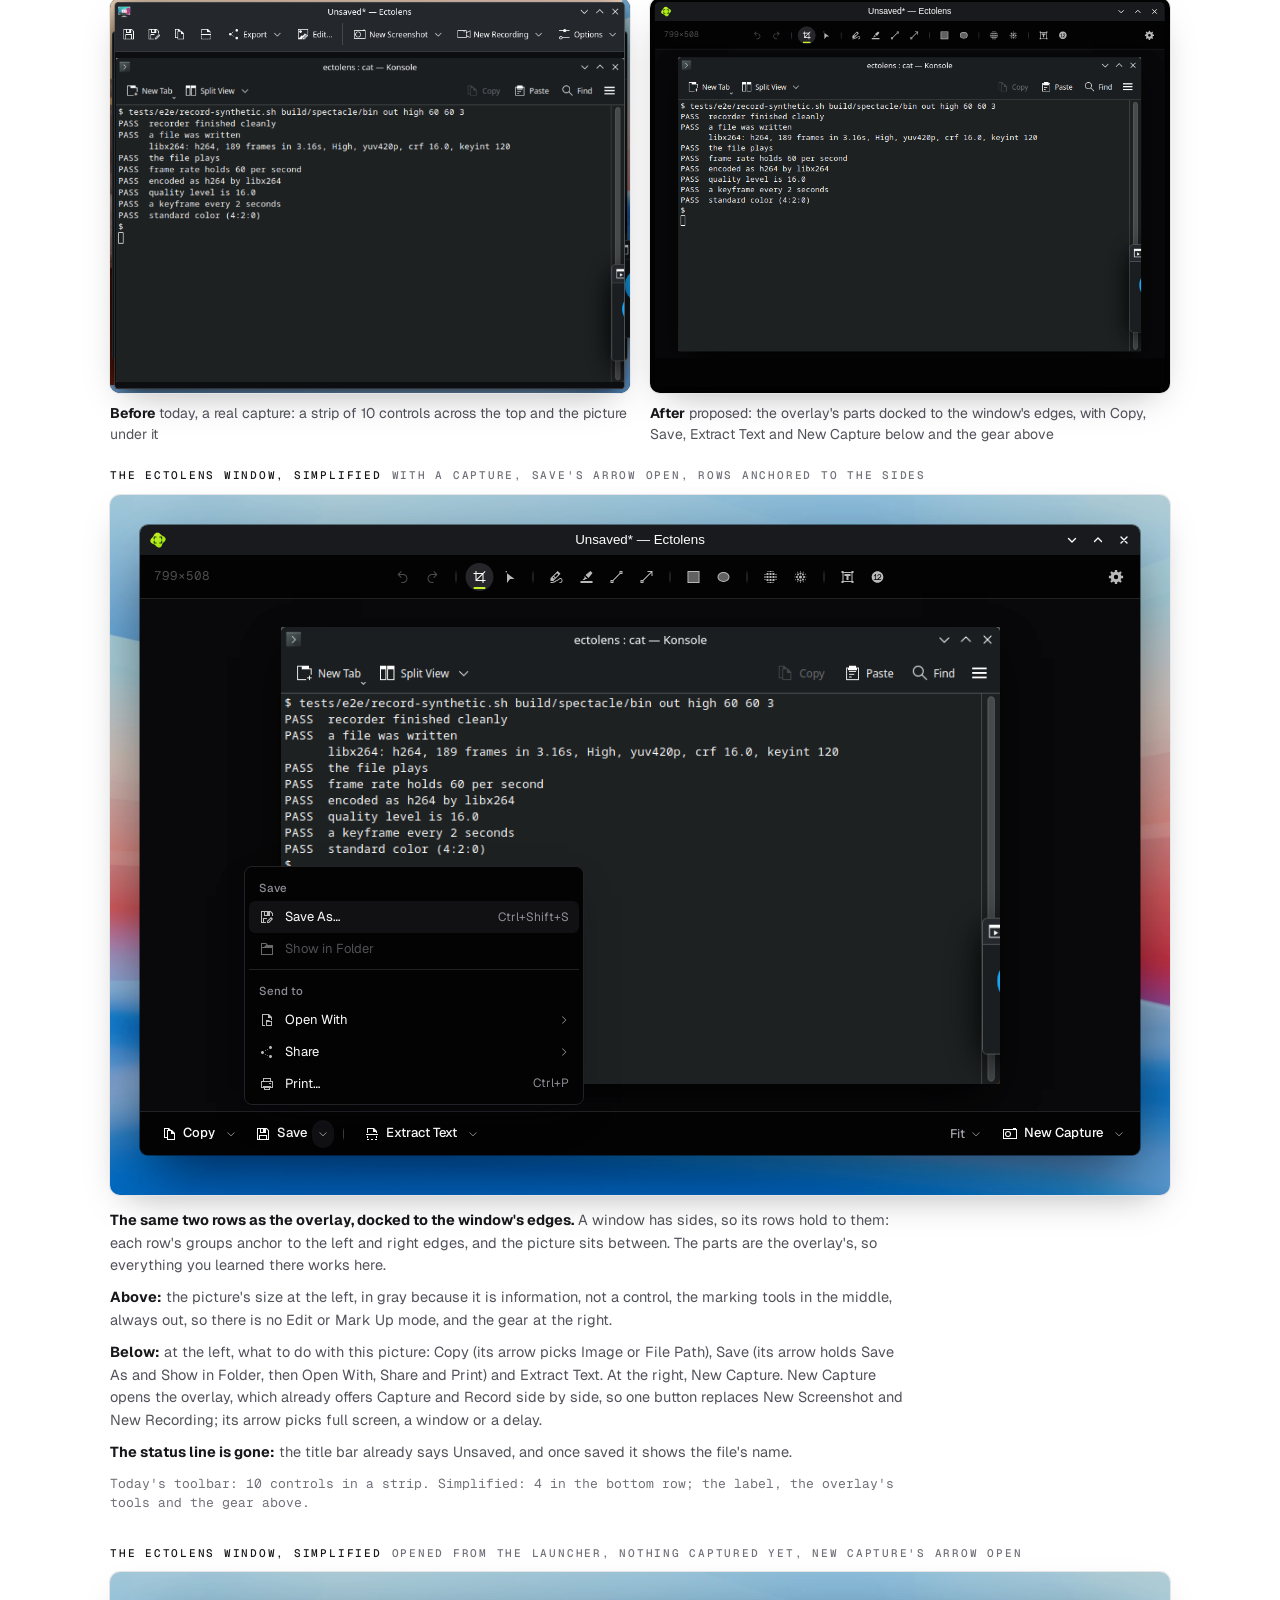
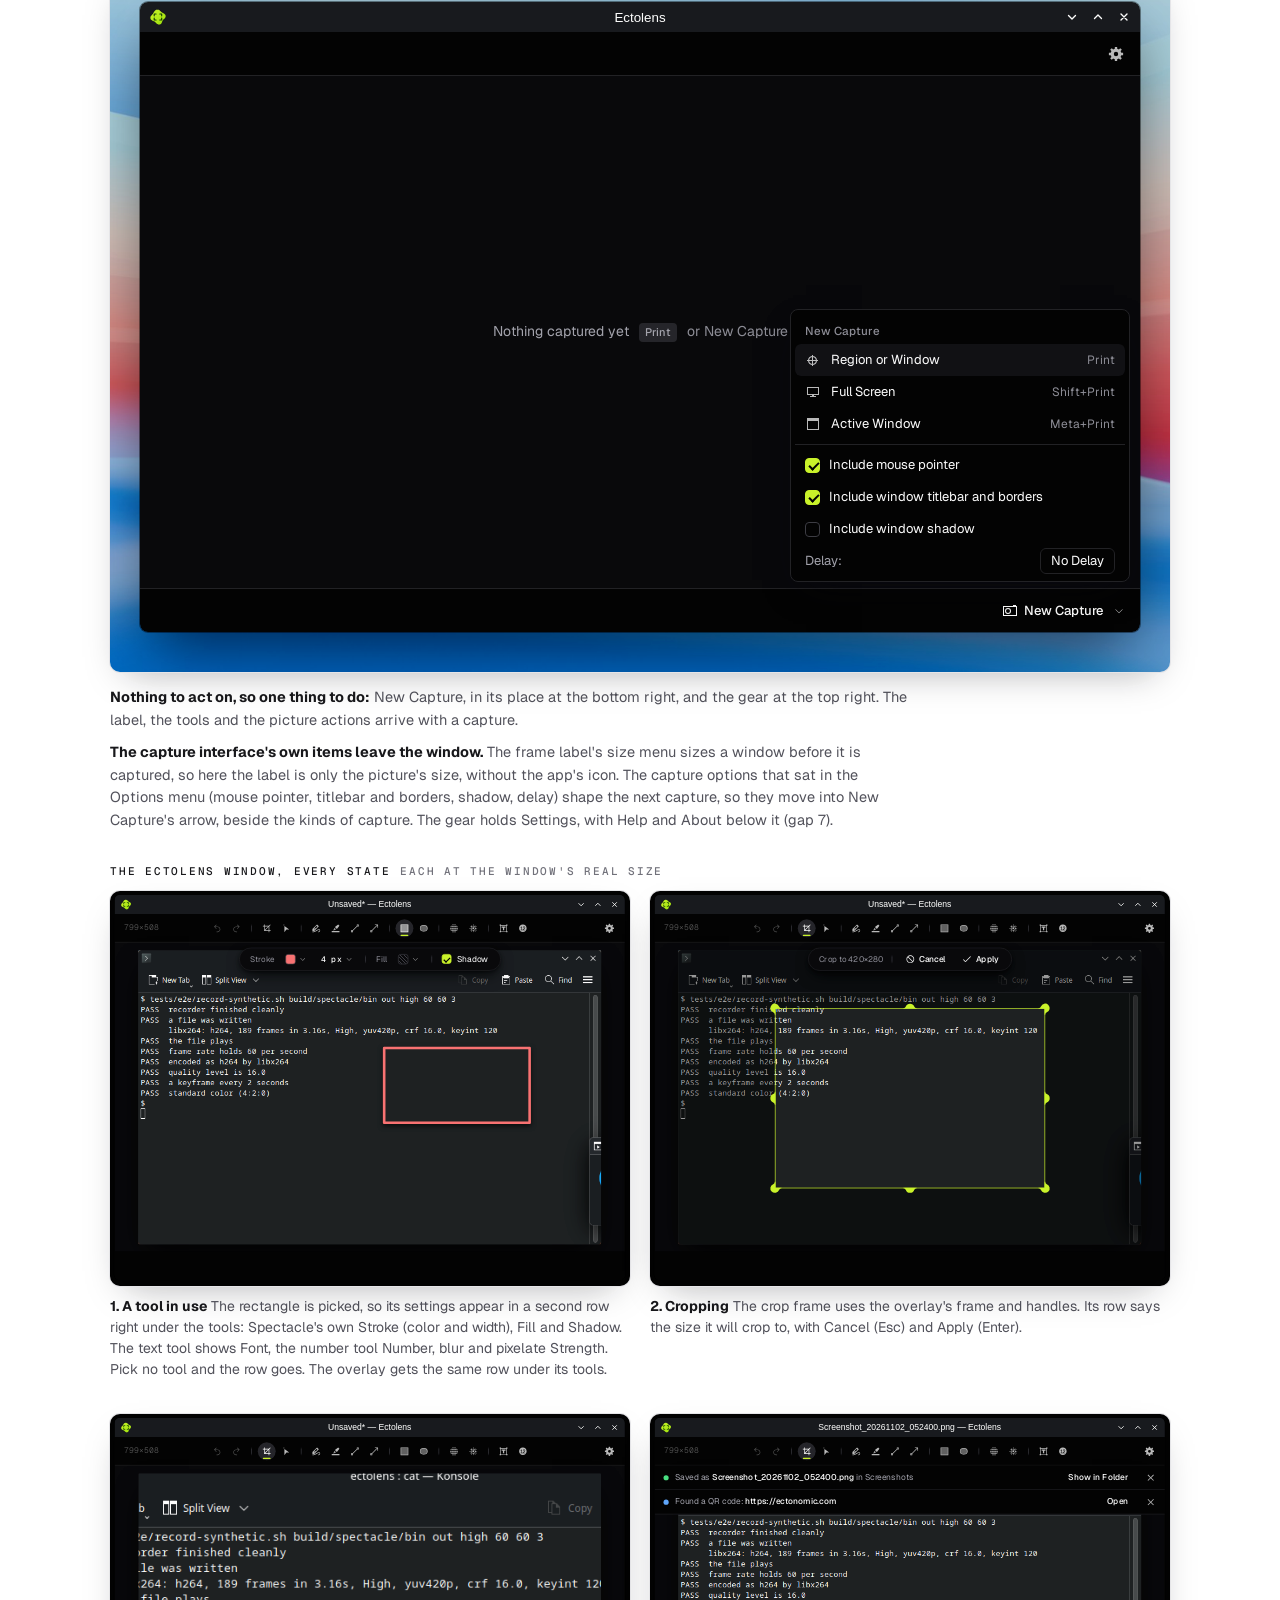
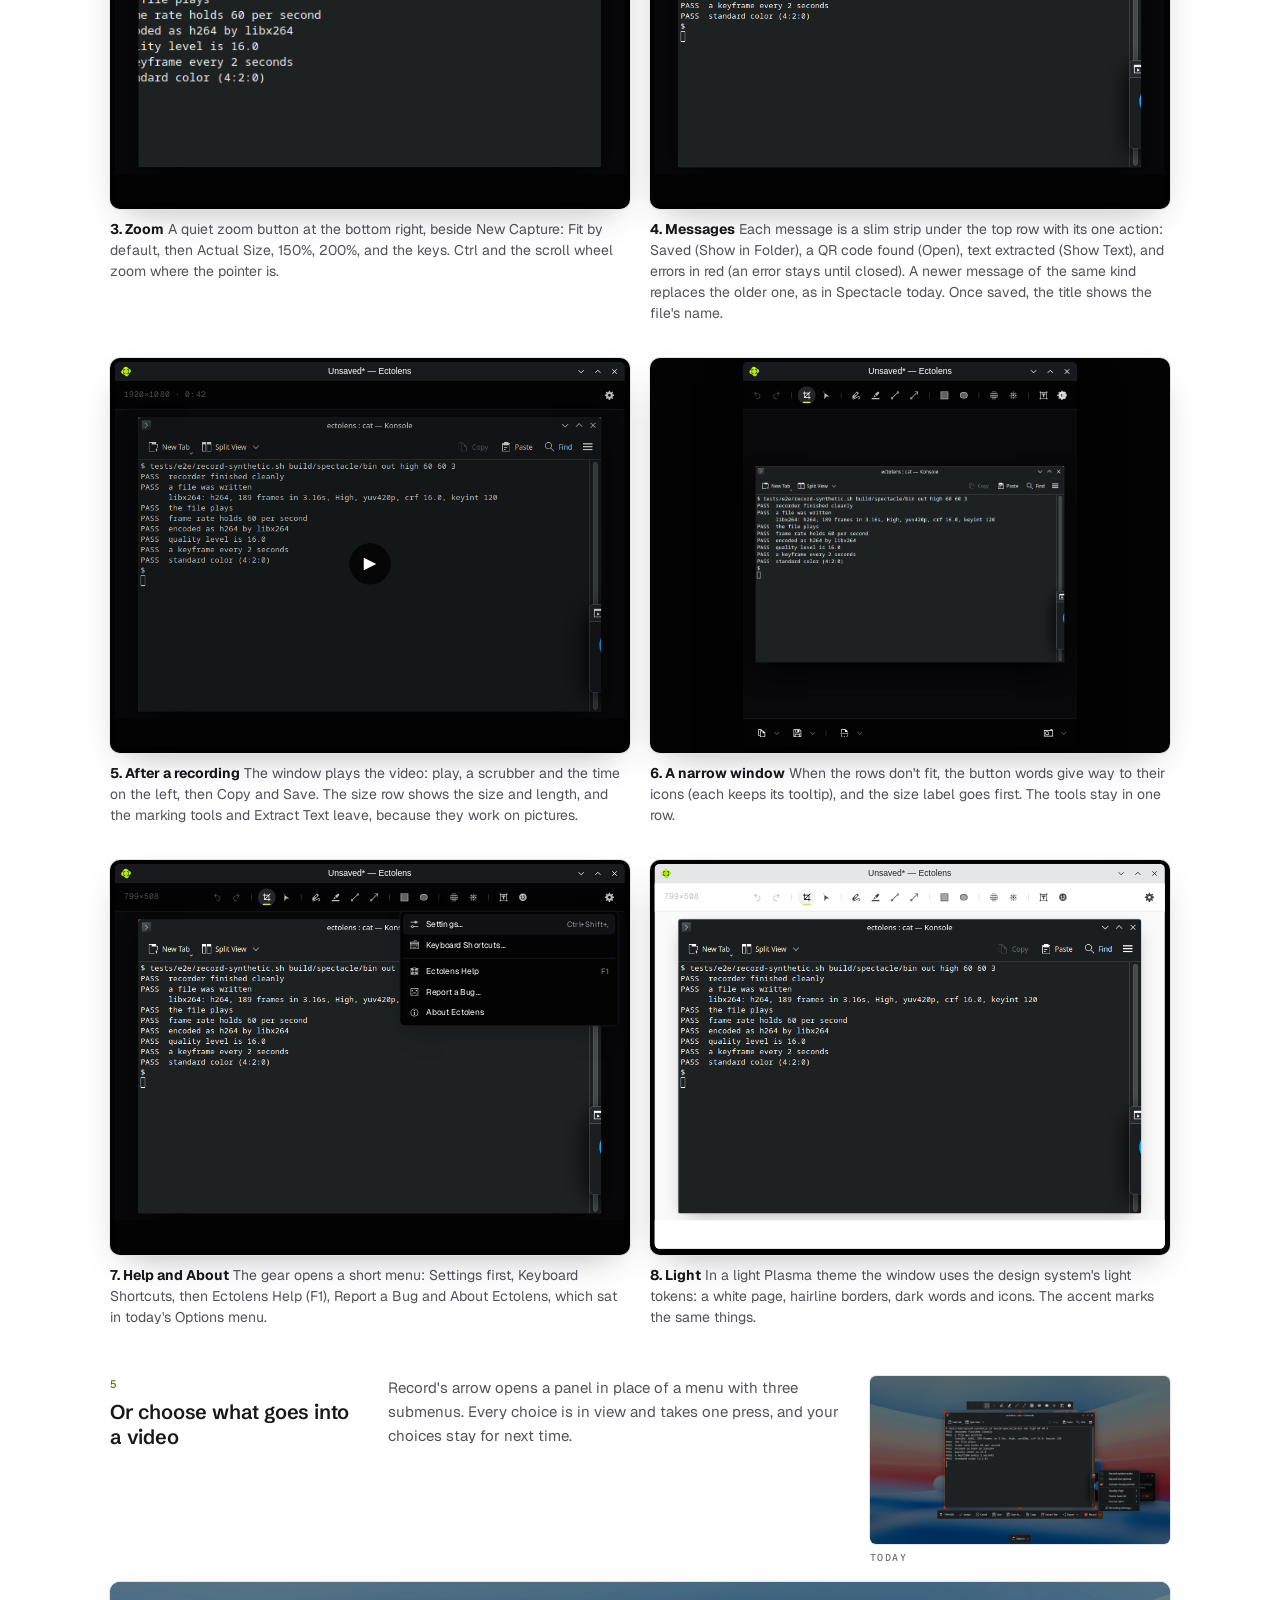
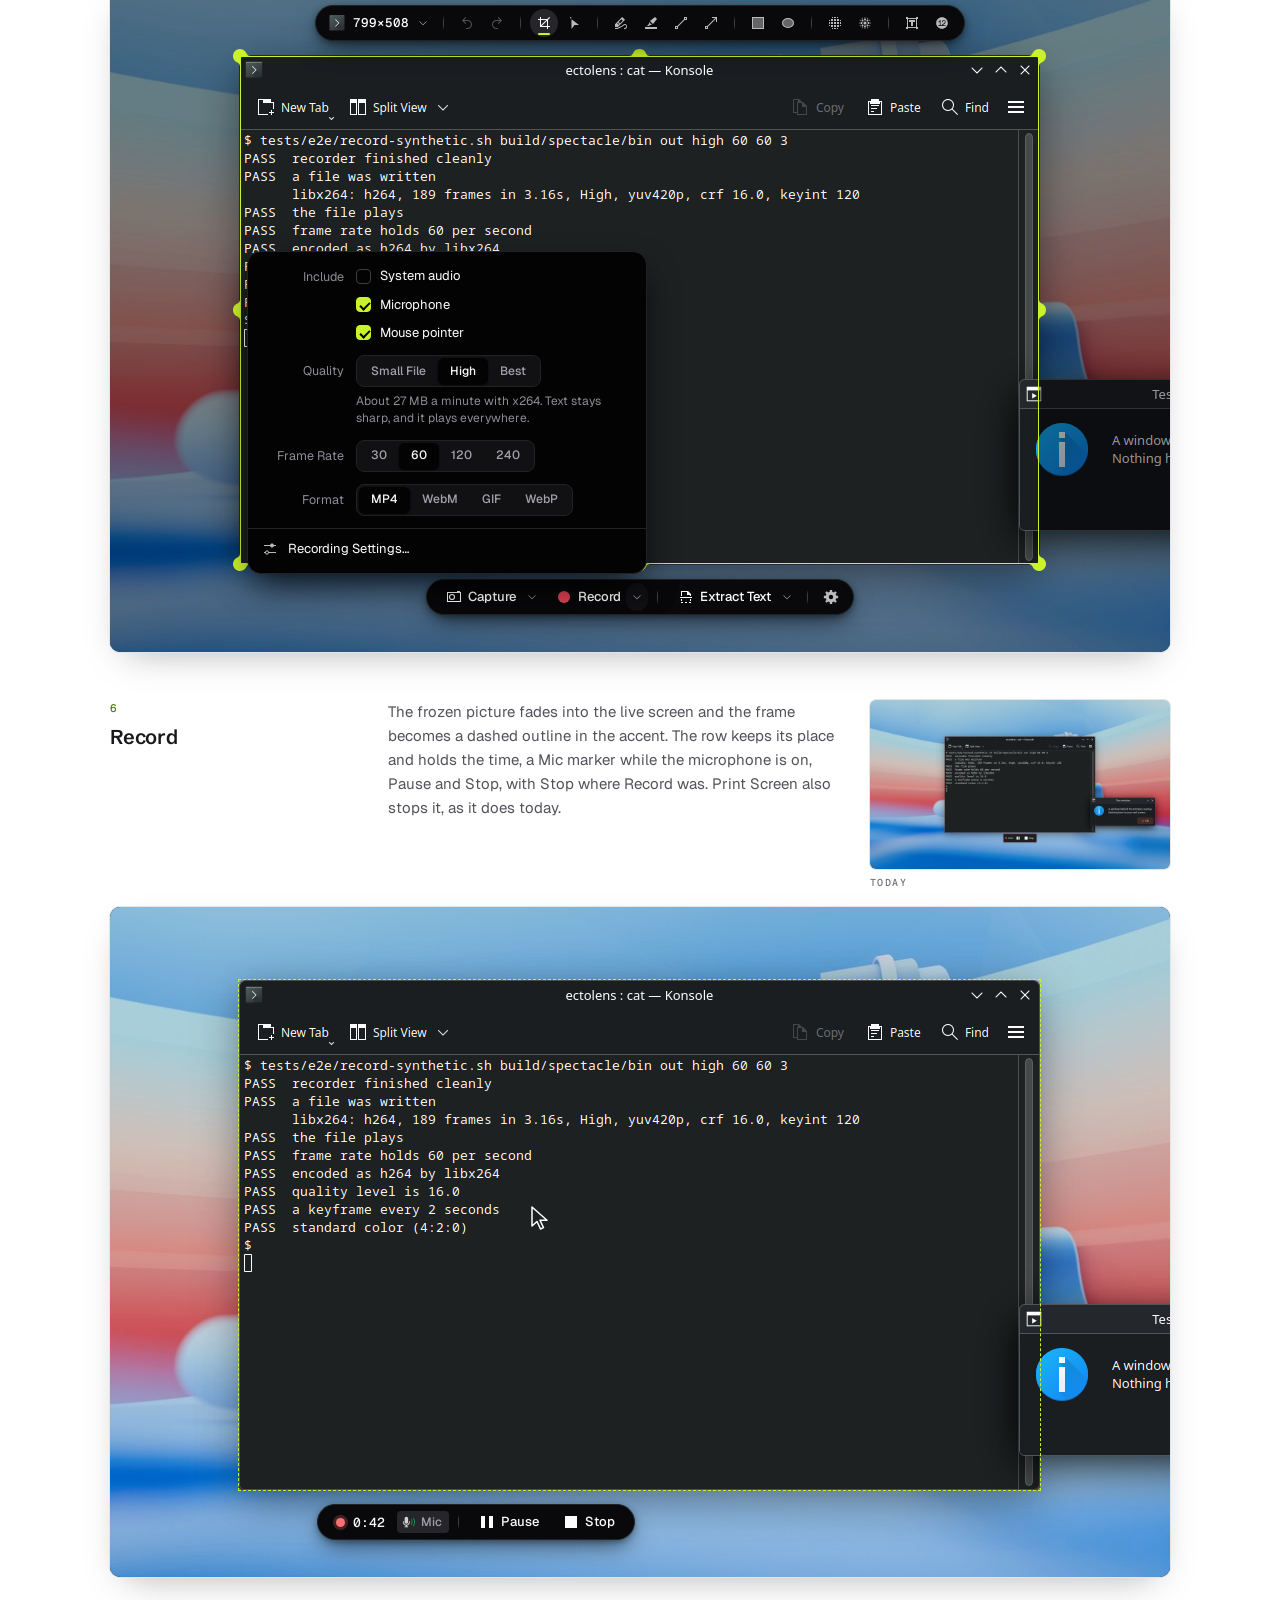
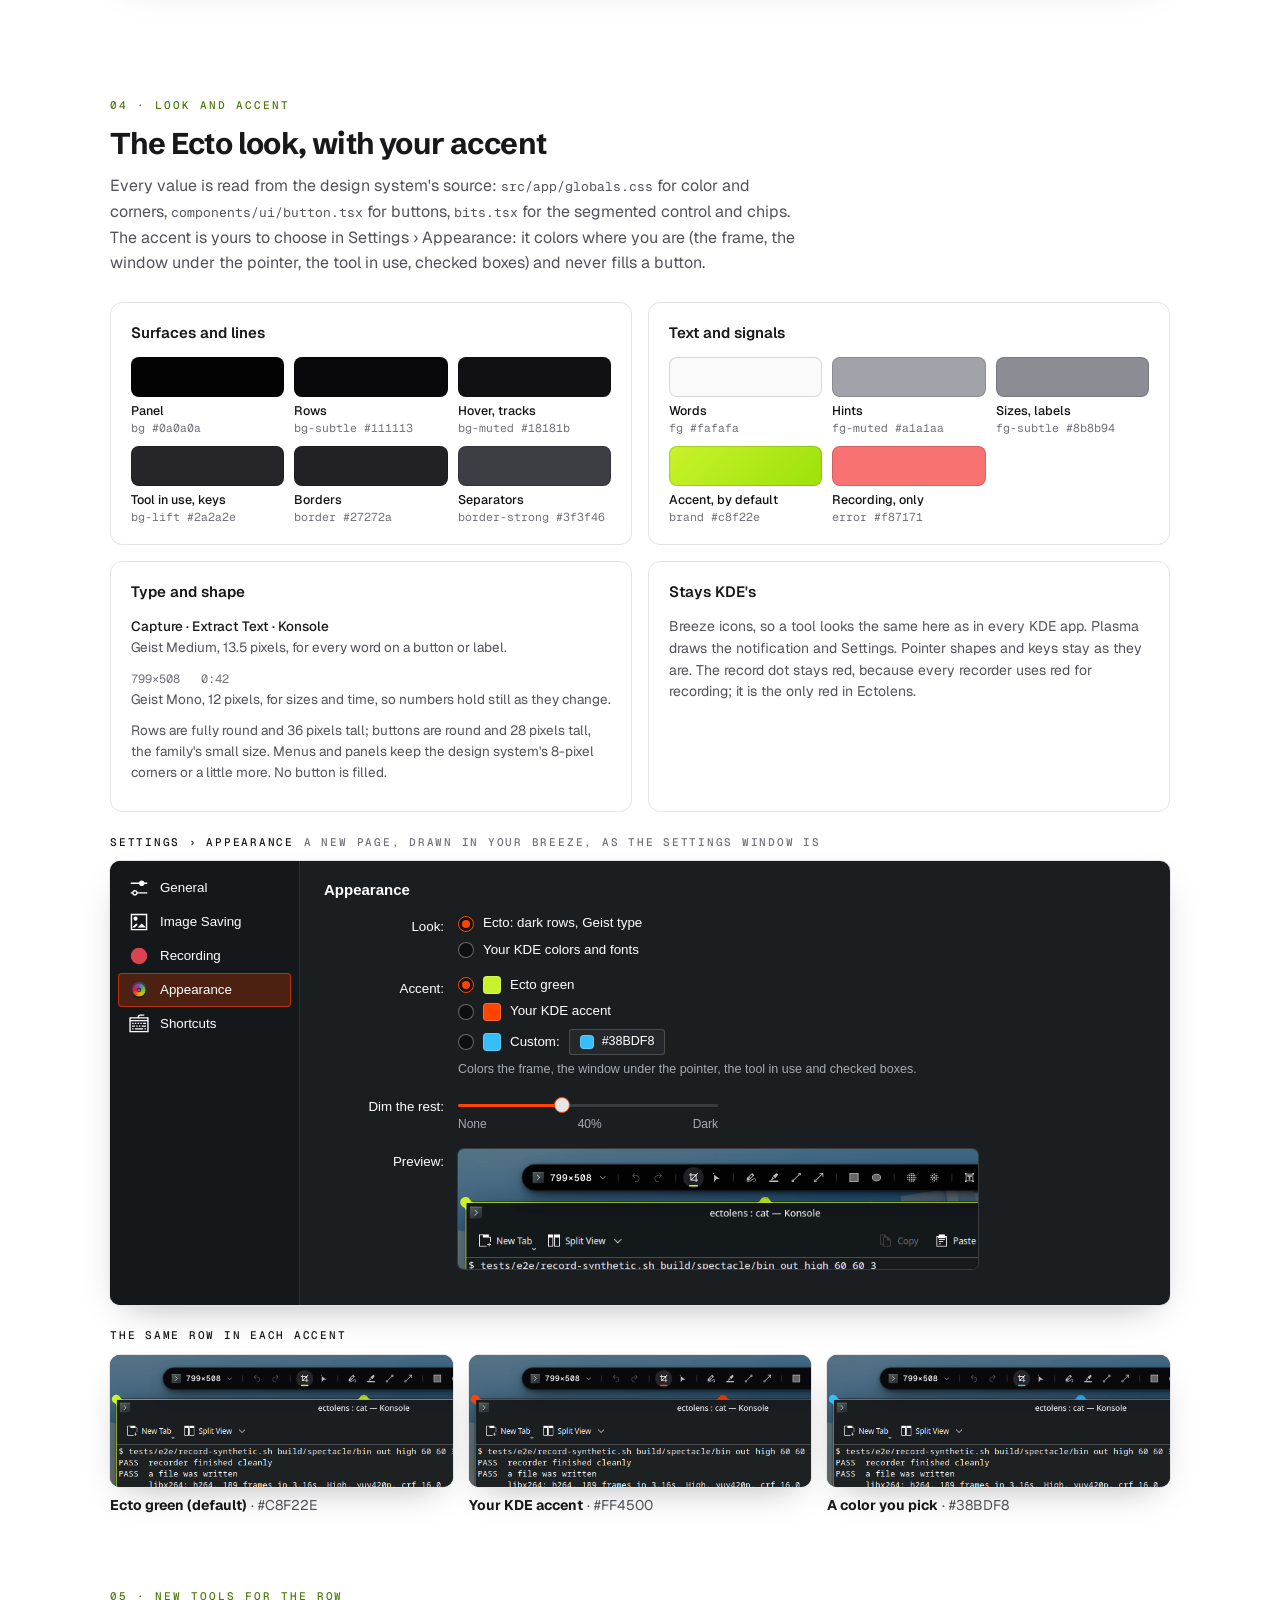
<file: design/mock/ui-v2.html>
<!doctype html>
<html lang="en">
<head>
<meta charset="utf-8">
<meta name="viewport" content="width=device-width, initial-scale=1">
<title>Ectolens · the capture overlay, redrawn · design proposal 2</title>
<link rel="stylesheet" href="https://fonts.googleapis.com/css2?family=Schibsted+Grotesk:wght@500;600;700&family=Geist:wght@400;500;600&family=Geist+Mono:wght@400;500&display=swap">
<style>
  /* ═══ THE DOCUMENT: the family's daylight (white page, hairlines, the design system's light tokens) ═══ */
  :root {
    --page: #ffffff; --well: #f4f4f5; --ink: #18181b; --ink-2: #52525b; --ink-3: #71717a; --hair: #e4e4e7; --hair-2: #d4d4d8;
    --accent-text: #4d7c0f; --brand: #c8f22e; --brand-end: #9be012;
    --doc-sans: "Geist", system-ui, sans-serif; --doc-display: "Schibsted Grotesk", "Geist", sans-serif; --doc-mono: "Geist Mono", ui-monospace, monospace;
  }
  * { box-sizing: border-box; }
  html { -webkit-font-smoothing: antialiased; }
  body { margin: 0; background: var(--page); color: var(--ink); font-family: var(--doc-sans); font-size: 15px; line-height: 1.6; }
  .wrap { max-width: 1140px; margin: 0 auto; padding: 0 40px; }
  .cover { background: #0a0a0a; color: #fafafa; padding: 0 0 56px; }
  .cover .rule { height: 4px; background: linear-gradient(90deg, var(--brand), var(--brand-end)); }
  .cover .wrap { padding-top: 60px; }
  .eyebrow { font: 500 11px/1.6 var(--doc-mono); letter-spacing: .18em; text-transform: uppercase; color: #8b8b94; margin: 0 0 20px; }
  .cover h1 { font-family: var(--doc-display); font-size: 52px; font-weight: 700; letter-spacing: -.028em; line-height: 1.04; margin: 0 0 18px; max-width: 18ch; }
  .cover .deck { font-size: 18px; line-height: 1.55; color: #a1a1aa; max-width: 66ch; margin: 0 0 30px; }
  .cover .meta { display: flex; flex-wrap: wrap; gap: 8px 28px; font: 400 12px/1.5 var(--doc-mono); color: #8b8b94; border-top: 1px solid #27272a; padding-top: 16px; }
  .cover .meta b { color: #fafafa; font-weight: 500; }
  section { padding: 72px 0 0; }
  section:last-of-type { padding-bottom: 96px; }
  .sec-head { max-width: 70ch; margin: 0 0 26px; }
  .kicker { font: 500 11px/1.6 var(--doc-mono); letter-spacing: .18em; text-transform: uppercase; color: var(--accent-text); display: block; margin-bottom: 12px; }
  .sec-head h2 { font-family: var(--doc-display); font-size: 30px; font-weight: 700; letter-spacing: -.02em; line-height: 1.15; margin: 0 0 12px; }
  .sec-head p { margin: 0 0 10px; color: var(--ink-2); font-size: 16px; max-width: 66ch; }
  .label { display: flex; align-items: baseline; gap: 10px; font: 500 11px/1.6 var(--doc-mono); letter-spacing: .16em; text-transform: uppercase; color: var(--ink-3); margin: 0 0 10px; }
  .label b { color: var(--ink); font-weight: 500; }
  .artifact { border-radius: 10px; overflow: hidden; box-shadow: 0 0 0 1px var(--hair), 0 14px 36px -16px rgba(16,16,24,.35); }
  .gap { height: 22px; }
  .changes { margin: 24px 0 0; padding: 0; list-style: none; display: grid; grid-template-columns: 1fr 1fr; gap: 14px 34px; }
  .changes li { display: grid; grid-template-columns: 24px 1fr; gap: 12px; font-size: 14px; color: var(--ink-2); line-height: 1.55; }
  .changes li b { color: var(--ink); font-weight: 600; }
  .changes .n, .badge { width: 24px; height: 24px; border-radius: 999px; background: var(--ink); color: #fff; font: 500 11px/24px var(--doc-mono); text-align: center; }
  .numbers { display: grid; grid-template-columns: repeat(3, 1fr); gap: 16px; margin-top: 30px; }
  .num { border: 1px solid var(--hair); border-radius: 12px; padding: 16px 20px 15px; }
  .num .k { font: 500 10px/1.6 var(--doc-mono); letter-spacing: .14em; text-transform: uppercase; color: var(--ink-3); margin-bottom: 8px; }
  .num .v { display: flex; align-items: baseline; gap: 10px; font-family: var(--doc-display); font-size: 30px; font-weight: 700; letter-spacing: -.02em; line-height: 1.1; }
  .num .v small { font: 400 13px/1.4 var(--doc-sans); letter-spacing: 0; color: var(--ink-3); }
  .num .v .was { color: var(--ink-3); font-weight: 600; }
  .num p { margin: 8px 0 0; font-size: 13.5px; color: var(--ink-2); line-height: 1.5; }
  .anat { position: relative; }
  .badge { position: absolute; z-index: 3; box-shadow: 0 0 0 2px rgba(255,255,255,.9); }
  .step { margin-bottom: 48px; }
  .step-head { display: grid; grid-template-columns: 250px 1fr 300px; gap: 28px; margin-bottom: 16px; align-items: start; }
  .step-head .n { font: 500 11px/1.6 var(--doc-mono); letter-spacing: .18em; color: var(--accent-text); display: block; margin-bottom: 6px; }
  .step-head h3 { font-family: var(--doc-display); font-size: 20px; font-weight: 600; letter-spacing: -.01em; margin: 0; line-height: 1.25; }
  .step-head p { margin: 0; font-size: 15px; color: var(--ink-2); }
  .today { margin: 0; }
  .today img { display: block; width: 300px; border-radius: 6px; box-shadow: 0 0 0 1px var(--hair); }
  .today figcaption { font: 500 10px/1.6 var(--doc-mono); letter-spacing: .14em; text-transform: uppercase; color: var(--ink-3); margin-top: 6px; }
  .today .words { width: 300px; border: 1px dashed var(--hair-2); border-radius: 6px; padding: 14px 16px; font-size: 13.5px; line-height: 1.5; color: var(--ink-2); }
  .minis { display: grid; grid-template-columns: 1fr 1fr; gap: 30px 20px; }
  .minis figure { margin: 0; }
  .minis figcaption { margin-top: 10px; font-size: 14px; color: var(--ink-2); line-height: 1.5; max-width: 58ch; }
  .minis figcaption b { color: var(--ink); font-weight: 600; }
  table.data { width: 100%; border-collapse: separate; border-spacing: 0; border: 1px solid var(--hair); border-radius: 12px; overflow: hidden; }
  table.data th, table.data td { text-align: left; padding: 10px 16px; border-bottom: 1px solid var(--hair); font-size: 14px; vertical-align: top; }
  table.data th { font: 500 10px/1.6 var(--doc-mono); letter-spacing: .14em; text-transform: uppercase; color: var(--ink-3); background: #fafafa; }
  table.data tr:last-child td { border-bottom: 0; }
  .after-table { margin: 10px 0 0; font-size: 14px; color: var(--ink-2); max-width: 80ch; }
  .cards { display: grid; grid-template-columns: 1fr 1fr; gap: 16px; }
  .card { border: 1px solid var(--hair); border-radius: 12px; padding: 18px 20px; }
  .card h4 { margin: 0 0 6px; font-size: 15px; font-weight: 600; }
  .card p { margin: 0; font-size: 14px; color: var(--ink-2); line-height: 1.55; }
  ol.plan { margin: 0; padding-left: 22px; max-width: 80ch; }
  ol.plan li { margin-bottom: 10px; color: var(--ink-2); }
  ol.plan li b { color: var(--ink); }
  code { font: 400 13px/1 var(--doc-mono); }
  .refs { margin: 0; padding: 0; list-style: none; max-width: 84ch; }
  .refs li { font-size: 14px; color: var(--ink-2); padding: 9px 0; border-bottom: 1px solid var(--hair); }
  .refs li b { color: var(--ink); }
  .refs a { color: var(--accent-text); }

  /* the tokens section */
  .tok { display: grid; grid-template-columns: 1fr 1fr; gap: 16px; }
  .tok .card h4 { margin-bottom: 12px; }
  .sw { display: grid; grid-template-columns: repeat(3, 1fr); gap: 10px; }
  .sw div { font-size: 12.5px; color: var(--ink-2); line-height: 1.35; }
  .sw i { display: block; height: 40px; border-radius: 8px; box-shadow: inset 0 0 0 1px rgba(0,0,0,.14); margin-bottom: 6px; }
  .sw b { display: block; color: var(--ink); font-weight: 500; }
  .sw code { font-size: 11.5px; color: var(--ink-3); }
  .specimen { margin-top: 16px; border-radius: 10px; padding: 18px 20px; background: #0a0a0a; display: flex; flex-wrap: wrap; align-items: center; gap: 14px 18px; }
  .specimen .cap { width: 100%; font: 500 10px/1.6 var(--doc-mono); letter-spacing: .14em; text-transform: uppercase; color: #8b8b94; }
  .typeset p { margin: 0 0 10px; color: var(--ink-2); font-size: 13.5px; }
  .typeset .s1 { font: 500 13.5px/1.4 "Geist", sans-serif; color: var(--ink); }
  .typeset .s2 { font: 400 12px/1.4 "Geist Mono", monospace; color: var(--ink-3); }

  /* frames: the whole 1600x900 screen scaled down, a 1:1 crop, or a small thumbnail */
  .overview { width: 1060px; height: 596px; position: relative; }
  .overview > .screen, .overview > img { position: absolute; left: 0; top: 0; transform-origin: 0 0; transform: scale(.6625); }
  .overview > img { width: 1600px; height: 900px; }
  .detail { width: 1060px; height: 670px; position: relative; }
  .detail > .screen { position: absolute; }
  .detail.tall { height: 720px; }
  .mini { width: 520px; height: 292.5px; position: relative; border-radius: 8px; }
  .mini > .screen { position: absolute; left: 0; top: 0; transform-origin: 0 0; transform: scale(.325); }

  /* ═══ THE APP: Ectolens in the design system's dark tokens (src/app/globals.css, components/ui/button.tsx, bits.tsx) ═══ */
  .app { --bg: #0a0a0a; --bg-subtle: #111113; --bg-muted: #18181b; --bg-lift: #2a2a2e; --border: #27272a; --border-strong: #3f3f46;
         --fg: #fafafa; --fg-muted: #a1a1aa; --fg-subtle: #8b8b94; --brand: #c8f22e; --brand-end: #9be012; --error: #f87171;
         font: 400 13px/1.55 "Geist", sans-serif; color: var(--fg); }
  .screen { position: relative; width: 1600px; height: 900px; overflow: hidden; background: #000 url(img/v2/today-scene.png) 0 0 / 1600px 900px no-repeat; }
  .i { width: 16px; height: 16px; display: block; flex: none; }
  .i22 { width: 18px; height: 18px; display: block; flex: none; }
  /* the brand marks where you are: the window under the pointer, the frame, the current tool */
  .spot { position: absolute; box-shadow: 0 0 0 4000px rgba(0,0,0,.4); outline: 2px solid var(--brand); outline-offset: -2px; }
  .frame { position: absolute; box-shadow: 0 0 0 4000px rgba(0,0,0,.4); outline: 1px solid var(--brand); outline-offset: -1px; }
  /* handles: one smooth shape per corner and edge, curving into the frame line */
  .handles { position: absolute; left: -20px; top: -20px; overflow: visible; fill: var(--brand); pointer-events: none; }
  .dashed { position: absolute; }
  .dashed::after { content: ""; position: absolute; inset: -1px; border: 1px dashed var(--brand); }

  /* a row: the family's menu surface (border, 8 px corners), lifted one step for a floating bar */
  .ftb { position: absolute; display: inline-flex; align-items: center; gap: 2px; padding: 3px 8px; height: 36px;
         background: var(--bg-subtle); border: 1px solid var(--border); border-radius: 999px;
         box-shadow: 0 10px 24px -6px rgba(0,0,0,.6), 0 2px 6px rgba(0,0,0,.35); white-space: nowrap; }
  /* the family's button: medium weight, 6 px corners, 32 tall; ghost by default, the one main button is raised on the lift surface, marked by its key */
  .tbtn { height: 28px; min-width: 28px; display: inline-flex; align-items: center; justify-content: center; gap: 6px; padding: 0 11px; border-radius: 999px; font-weight: 500; font-size: 13px; color: var(--fg); }
  .tbtn.io { padding: 0; width: 28px; position: relative; }
  .tbtn.io img { opacity: .72; }
  .tbtn.io.off img { opacity: .28; }
  .tbtn.io.on { background: var(--bg-lift); }
  .tbtn.io.on img { opacity: 1; }
  .tbtn.io.on::after { content: ""; position: absolute; left: 8px; right: 8px; bottom: 2px; height: 2px; border-radius: 2px; background: var(--brand); }
  .tbtn.primary { background: var(--bg-lift); box-shadow: inset 0 0 0 1px var(--border-strong); color: var(--fg); padding: 0 8px 0 12px; }
  .tbtn.primary .key { font-size: 10.5px; font-weight: 500; line-height: 17px; padding: 0 5px; border-radius: 4px; background: var(--bg); color: var(--fg-muted); }
  .tbtn .dd { width: 10px; height: 10px; opacity: .7; }
  .tsep { width: 1px; height: 14px; margin: 0 7px; flex: none; background: linear-gradient(to bottom, transparent, var(--border-strong) 30%, var(--border-strong) 70%, transparent); } /* a faded hairline between groups */
  .split { display: inline-flex; }
  .split .arrow { width: 22px; min-width: 22px; padding: 0; margin-left: -6px; }
  .split .arrow img { width: 10px; height: 10px; opacity: .7; }
  .split .arrow.down { background: var(--bg-muted); }
  .who { display: inline-flex; align-items: center; gap: 7px; padding: 0 8px 0 6px; height: 28px; border-radius: 999px; }
  .who .name { font-weight: 600; font-size: 13px; letter-spacing: -.01em; }
  .who .dim { font: 500 12.5px/1 "Geist Mono", monospace; color: var(--fg); } .who.info .dim { color: var(--fg); opacity: .28; font-weight: 400; }  /* the same gray as the faded undo and redo beside it */ /* the window's size: information, not a control */ /* the size is the label's only words now */
  .hint { gap: 10px; padding: 3px 8px 3px 16px; color: var(--fg-muted); }
  .kbd { display: inline-flex; align-items: center; height: 19px; padding: 0 6px; border-radius: 4px; background: var(--bg-lift); color: var(--fg-muted); font-size: 11px; font-weight: 500; }
  .hint .say { color: var(--fg); }
  .timer { height: 28px; display: inline-flex; align-items: center; gap: 8px; padding: 0 10px 0 10px; font: 500 13px/1 "Geist Mono", monospace; }
  .timer .dot { width: 9px; height: 9px; border-radius: 999px; background: var(--error); box-shadow: 0 0 0 3px rgba(248,113,113,.22); }
  .chipk { display: inline-flex; align-items: center; gap: 5px; height: 22px; padding: 0 7px 0 5px; border-radius: 4px; background: var(--bg-lift); color: var(--fg-muted); font-size: 12px; font-weight: 500; }
  .chipk img { width: 14px; height: 14px; opacity: .8; }
  .cursor { position: absolute; pointer-events: none; }

  /* the Record panel: the family's menu (bg, border, 8 px corners), with its segmented control and checkboxes */
  .pop { position: absolute; width: 400px; background: var(--bg); border: 1px solid var(--border); border-radius: 14px; box-shadow: 0 16px 36px -8px rgba(0,0,0,.7); padding: 14px 14px 4px; }
  .pop .row { display: grid; grid-template-columns: 82px 1fr; gap: 12px; align-items: center; margin-bottom: 12px; }
  .pop .row.top { align-items: start; }
  .pop .row > .k { color: var(--fg-subtle); font-size: 12.5px; text-align: right; }
  .pop .row.top > .k { padding-top: 1px; }
  .pop .note { grid-column: 2; color: var(--fg-subtle); font-size: 12px; margin-top: -6px; line-height: 1.45; }
  .checks { display: grid; gap: 8px; }
  .chk { display: inline-flex; align-items: center; gap: 9px; }
  .chk .box { width: 15px; height: 15px; border-radius: 4px; border: 1px solid var(--border-strong); background: var(--bg); flex: none; position: relative; }
  .chk.on .box { background: var(--brand); border-color: var(--brand); }
  .chk.on .box::after { content: ""; position: absolute; left: 4.5px; top: 1.5px; width: 4px; height: 8px; border: solid #0a0a0a; border-width: 0 2px 2px 0; transform: rotate(45deg); }
  .seg { display: inline-flex; justify-self: start; padding: 2px; border: 1px solid var(--border); border-radius: 8px; background: var(--bg-muted); }
  .seg span { white-space: nowrap; height: 26px; display: inline-flex; align-items: center; padding: 0 12px; border-radius: 6px; font-size: 12px; font-weight: 500; color: var(--fg-muted); }
  .seg span.on { background: var(--bg); color: var(--fg); box-shadow: 0 1px 2px rgba(0,0,0,.6); }
  .pop .foot { border-top: 1px solid var(--border); margin: 2px -14px 0; padding: 4px; }
  .pop .foot span { display: flex; align-items: center; gap: 10px; height: 32px; padding: 0 10px; border-radius: 6px; }
  .pop .foot img { opacity: .72; }

  .menu-art .mrow { display: flex; align-items: center; gap: 10px; padding: 4px 10px 8px; }
  .menu-art .mrow .mk { color: var(--fg-muted); font-size: 13px; }
  .menu-art .mrow .seg { margin-left: auto; } .pickx { margin-left: auto; display: inline-flex; align-items: center; gap: 8px; height: 28px; padding: 0 8px 0 10px; border: 1px solid var(--border); border-radius: 8px; background: var(--bg-muted); font-size: 12px; font-weight: 500; } .pickx.dim { opacity: .55; } .pickx { white-space: nowrap; } .pickx .dd { width: 10px; height: 10px; opacity: .7; } .menu-art .mrow { min-height: 36px; } .seg.dim { opacity: .4; } .seg span.locked { opacity: .35; } .menu-art .mrow.locked { opacity: .4; } .menu-art .mrow .chk { flex: none; } .menu-art .mrow.held .chk .box { opacity: .75; } .menu-art .mnote { padding: 0 10px 8px; font-size: 11.5px; color: var(--fg-subtle); line-height: 1.4; } .menu-art .mrow .mk { min-width: 58px; } .menu-art .mrow .seg span { padding: 0 10px; }
  .menu-art .mi.held .chk .box { opacity: .8; }
  .afterrow { display: grid; grid-template-columns: 372px 1fr; gap: 24px; align-items: center; margin-top: 18px; }
  .afterrow .menu-art { width: 372px; }
  .afterrow p { margin: 0; color: var(--ink-2); font-size: 14.5px; max-width: 60ch; }
  .afterrow p b { color: var(--ink); }
  .mainwin { margin-top: 30px; }
  .mw-row { display: grid; grid-template-columns: 560px 1fr; gap: 26px; align-items: start; }
  .mw-shot img { display: block; width: 560px; }
  .mw-notes p { margin: 0 0 12px; font-size: 14.5px; color: var(--ink-2); line-height: 1.55; }
  .mw-notes b { color: var(--ink); }
  .mw-proposed { margin-top: 34px; }
  .mw-stage { position: relative; width: 1060px; height: 700px; background: url(img/wallpaper-1600.jpg) center / cover; }
  .mw { position: absolute; left: 30px; top: 30px; width: 1000px; border-radius: 8px; overflow: hidden; box-shadow: 0 24px 60px -10px rgba(0,0,0,.6), 0 0 0 1px rgba(0,0,0,.4); }
  .mw-title { height: 30px; display: flex; align-items: center; gap: 8px; padding: 0 10px; background: #1e2023; color: #fcfcfc; font: 400 13.333px/1 "Noto Sans", sans-serif; position: relative; }
  .mw-title .t { position: absolute; left: 0; right: 0; text-align: center; pointer-events: none; }
  .mw-title .ctl { margin-left: auto; display: inline-flex; gap: 14px; }
  .mw-canvas { position: relative; height: 600px; background: var(--bg-subtle); display: flex; align-items: center; justify-content: center; }
  .mw-dock { position: absolute; left: 0; right: 0; height: 44px; display: flex; align-items: center; justify-content: space-between; gap: 12px; padding: 0 10px; background: var(--bg); white-space: nowrap; }
  .mw-dock.top { top: 0; border-bottom: 1px solid var(--border); } .mw-dock.bottom { bottom: 0; border-top: 1px solid var(--border); }
  .mw-dock .grp { display: inline-flex; align-items: center; gap: 2px; } .mw-dock .grp.mid { position: absolute; left: 50%; transform: translateX(-50%); }
  .mw-empty { display: flex; align-items: center; gap: 10px; color: var(--fg-subtle); font-size: 14px; } .mw-empty span:first-child { color: var(--fg-muted); }
  .mw-why .tally { font: 400 13px/1.5 var(--doc-mono); color: var(--ink-3); }
  .mw-img { width: 719px; height: 457px; background: url(img/v2/today-scene.png) -360px -176.4px / 1440px 810px no-repeat; box-shadow: 0 18px 44px -12px rgba(0,0,0,.7); border-radius: 2px; }
  .mw-why { margin-top: 14px; max-width: 80ch; }
  .ba { display: grid; grid-template-columns: 1fr 1fr; gap: 20px; }
  .ba figure { margin: 0; } .ba figcaption { margin-top: 10px; font-size: 14px; color: var(--ink-2); line-height: 1.5; } .ba figcaption b { color: var(--ink); }
  .ba.gaps { gap: 34px 20px; }
  .mw-opts { position: absolute; top: 52px; left: 50%; transform: translateX(-50%); z-index: 1; } .mw-opts .ftb { position: static; }
  .optk { color: var(--fg-subtle); font-size: 12.5px; padding: 0 4px 0 8px; } .tbtn.mono { font: 500 12.5px/1 "Geist Mono", monospace; }
  .swatch { width: 16px; height: 16px; border-radius: 4px; border: 1px solid var(--border-strong); background: repeating-linear-gradient(45deg, transparent 0 3px, var(--border-strong) 3px 4px); }
  .mw-opts .chk { padding: 0 10px 0 6px; font-size: 13px; }
  .mw-msg { position: absolute; left: 0; right: 0; height: 38px; display: flex; align-items: center; gap: 10px; padding: 0 8px 0 14px; background: var(--bg); border-bottom: 1px solid var(--border); z-index: 1; font-size: 13px; color: var(--fg-muted); }
  .mw-msg .mtext { flex: 1; overflow: hidden; text-overflow: ellipsis; white-space: nowrap; } .mw-msg b { color: var(--fg); font-weight: 500; }
  .mw-msg .mdot { width: 8px; height: 8px; border-radius: 99px; flex: none; } .mw-msg.done .mdot { background: #4ade80; } .mw-msg.progress .mdot { background: #60a5fa; } .mw-msg.error .mdot { background: var(--error); }
  .mw-msg.error { background: rgba(248,113,113,.08); }
  .tbtn.quiet { color: var(--fg-muted); font-size: 12.5px; padding: 0 8px; }
  .mw-img.zoomed { background-size: 2160px 1215px; background-position: -650px -280px; }
  .mw-img { position: relative; overflow: hidden; }
  .mw-img .drawn { position: absolute; left: 380px; top: 150px; width: 230px; height: 120px; border: 4px solid #f87171; border-radius: 2px; box-shadow: 0 3px 8px rgba(0,0,0,.5); }
  .mw-img.video::after { content: ""; position: absolute; inset: 0; background: rgba(0,0,0,.25); }
  .playbig { position: absolute; left: 50%; top: 50%; width: 64px; height: 64px; margin: -32px 0 0 -32px; border-radius: 99px; background: rgba(10,10,10,.75); display: flex; align-items: center; justify-content: center; z-index: 1; }
  .playbig img { width: 26px; height: 26px; }
  .scrub { width: 120px; height: 4px; border-radius: 2px; background: var(--border-strong); margin: 0 8px; position: relative; } .scrub i { position: absolute; left: 0; top: 0; bottom: 0; border-radius: 2px; background: var(--fg); }
  .time { font: 500 12px/1 "Geist Mono", monospace; color: var(--fg-muted); padding-right: 6px; }
  .mw.real.narrow { width: 520px; left: 144px; } .mw.narrow .mw-canvas { height: 568px; }
  .mw.narrow .mw-img { width: 480px; height: 305px; background-size: 960px 540px; background-position: -240px -117.6px; }
  .mw.narrow .mw-dock .tbtn > span:not(.swatch) { display: none; } .mw.narrow .mw-dock .tbtn.quiet { display: none; }
  .mw.lightapp { --bg: #ffffff; --bg-subtle: #fafafa; --bg-muted: #f4f4f5; --bg-lift: #f4f4f5; --border: #e4e4e7; --border-strong: #d4d4d8; --fg: #18181b; --fg-muted: #52525b; --fg-subtle: #71717a; --error: #b91c1c; }
  .mw.lightapp .mw-title { background: #e3e5e7; color: #232629; } .mw.lightapp .mw-title svg path { stroke: #232629; }
  .mw.lightapp .mw-dock img, .mw.lightapp .mw-menu img { filter: invert(1) brightness(.35); }
  .mw.lightapp .mw-img { box-shadow: 0 10px 30px -10px rgba(0,0,0,.35), 0 0 0 1px var(--border); }
  .ba-frame { width: 520px; height: 395px; position: relative; background: #0a0a0a; }
  .ba-frame > img { display: block; width: 520px; height: 395px; }
  .ba-scale { position: absolute; left: 0; top: 0; width: 808px; height: 612px; transform: scale(.6436); transform-origin: 0 0; }
  .mw.real { left: 7px; top: 6px; width: 793px; } .mw.real .mw-canvas { height: 568px; }
  .mw-menu { position: absolute; width: 280px; z-index: 2; box-shadow: 0 16px 36px -8px rgba(0,0,0,.7); border-radius: 12px; }
  .mw-menu .mi.hot { background: var(--bg-muted); }
  .mw-why p { margin: 0 0 10px; font-size: 14.5px; color: var(--ink-2); line-height: 1.55; }
  .mw-why b { color: var(--ink); }
  /* the Options menu in the family's menu drawing */
  .optrow { display: grid; grid-template-columns: 340px 1fr; gap: 32px; align-items: start; }
  .menu-art { width: 340px; background: var(--bg); border: 1px solid var(--border); border-radius: 8px; padding: 4px; box-shadow: 0 14px 36px -16px rgba(16,16,24,.5); }
  .menu-art .mh { padding: 8px 10px 4px; font-size: 11.5px; font-weight: 500; color: var(--fg-subtle); }
  .menu-art .mi { display: flex; align-items: center; gap: 10px; height: 32px; padding: 0 10px; border-radius: 6px; font-size: 13px; }
  .menu-art .mi:first-of-type { background: var(--bg-muted); }
  .menu-art .mi img { opacity: .72; }
  .menu-art .mk { color: var(--fg-muted); }
  .menu-art .spin { margin-left: auto; height: 26px; display: inline-flex; align-items: center; padding: 0 10px; border: 1px solid var(--border); border-radius: 6px; color: var(--fg); }
  .menu-art .ms { height: 1px; background: var(--border); margin: 4px 0; }
  .optnotes { margin: 0; padding: 0; list-style: none; }
  .optnotes li { font-size: 14px; color: var(--ink-2); padding: 0 0 12px; line-height: 1.55; }
  .optnotes li b { color: var(--ink); font-weight: 600; }
  /* Plasma's own notification, in your Breeze Dark (Plasma draws it; Ectolens gives the words and the picture) */
  .note-plasma { position: absolute; right: 16px; bottom: 16px; width: 360px; padding: 12px 14px 14px; background: #202326; border: 1px solid rgba(252,252,252,.12); border-radius: 8px; box-shadow: 0 8px 24px rgba(0,0,0,.45); font: 400 13.333px/1.4 "Noto Sans", sans-serif; color: #fcfcfc; }
  .note-plasma .head { display: flex; align-items: center; gap: 6px; font-size: 12px; color: #a1a9b1; margin-bottom: 8px; }
  .note-plasma .head .sp { flex: 1; }
  .note-plasma .t { font-weight: 700; margin-bottom: 2px; }
  .note-plasma .b { color: #dfe2e5; margin-bottom: 10px; }
  .note-plasma .thumb { height: 208px; border-radius: 4px; background: url(img/v2/today-scene.png) -164.2px -80.5px / 656.8px 369.5px no-repeat; box-shadow: 0 0 0 1px rgba(252,252,252,.1); margin-bottom: 10px; }
  .note-plasma .acts { display: flex; gap: 6px; }
  .note-plasma .acts span { height: 30px; display: inline-flex; align-items: center; padding: 0 12px; border-radius: 3px; background: #292c30; border: 1px solid rgba(252,252,252,.16); }
  /* round three */
  .rowwrap { position: absolute; display: flex; gap: 8px; }
  .rowwrap > .ftb { position: static; }
  .who.menu { padding: 0 6px 0 4px; }
  .who.menu .dd { width: 10px; height: 10px; opacity: .7; margin-left: 2px; }
  .menu-art .mi .sc { margin-left: auto; color: var(--fg-subtle); font-size: 12px; }
  .menu-art .mi .sub { margin-left: auto; opacity: .6; transform: rotate(-90deg); width: 10px; height: 10px; }
  .menu-art .mi.dis { color: var(--fg-subtle); opacity: .55; }
  .menu-art .mi .why { margin-left: auto; font-size: 11.5px; color: var(--fg-subtle); }
  .menu-art .mi .tick { width: 14px; flex: none; color: var(--brand); font-weight: 600; }
  .menu-art .mi .note2 { color: var(--fg-subtle); font-size: 12px; margin-left: 8px; }
  .menu-art .mi:first-of-type { background: none; }
  .menu-art .mi.hot { background: var(--bg-muted); }
  .menu-art .fields { display: flex; align-items: center; gap: 8px; padding: 6px 10px 8px; color: var(--fg-subtle); }
  .menu-art .fields .in { width: 74px; height: 30px; display: inline-flex; align-items: center; padding: 0 10px; border: 1px solid var(--border); border-radius: 6px; color: var(--fg); font: 400 13px/1 "Geist Mono", monospace; background: var(--bg); }
  .menu-art .fields .in.focus { border-color: var(--brand); }
  .menu-art .fields img { opacity: .72; margin-left: 2px; }
  .menu-art.pos { position: absolute; width: 372px; border-radius: 14px; box-shadow: 0 16px 36px -8px rgba(0,0,0,.7); }
  .sizerow { display: grid; grid-template-columns: 300px 1fr; gap: 24px; align-items: start; }
  .sizerow .menu-art { width: 300px; }
  .schem { --k: .2; background: #0a0a0a; border-radius: 10px; padding: 16px 16px 14px; color: #a1a1aa; }
  .schem .cap { font: 500 10px/1.6 "Geist Mono", monospace; letter-spacing: .14em; text-transform: uppercase; color: #8b8b94; margin-bottom: 10px; }
  .schem .desk { position: relative; width: calc(3440px*var(--k)); height: calc(1440px*var(--k)); border: 1px solid #3f3f46; border-radius: 4px; background: #111113; }
  .schem .was { position: absolute; border: 1px dashed #8b8b94; }
  .schem .was span { position: absolute; left: 6px; top: 4px; font-size: 11px; color: #8b8b94; }
  .schem .now { position: absolute; outline: 1px solid var(--brand); background: rgba(200,242,46,.05); }
  .schem .now .pill { position: absolute; left: 0; top: -30px; display: inline-flex; align-items: center; gap: 6px; height: 24px; padding: 0 8px 0 6px; border-radius: 6px; background: #111113; border: 1px solid #27272a; color: #fafafa; font-size: 12px; }
  .schem .now .pill i { font: 400 11px/1 "Geist Mono", monospace; color: #8b8b94; font-style: normal; }
  .schem .now .pill img { width: 14px; height: 14px; }
  .schem p { margin: 12px 0 0; font-size: 13.5px; line-height: 1.5; color: #a1a1aa; max-width: 70ch; }
  .cards.one { grid-template-columns: 1fr; }
  /* Settings > Appearance in Breeze Dark */
  .appear { display: grid; grid-template-columns: 190px 1fr; background: #202326; border-radius: 10px; overflow: hidden; box-shadow: 0 0 0 1px var(--hair), 0 14px 36px -16px rgba(16,16,24,.35); font: 400 13.333px/1.4 "Noto Sans", sans-serif; color: #fcfcfc; }
  .appear .side { background: #1b1e20; padding: 10px 8px; border-right: 1px solid rgba(252,252,252,.1); }
  .appear .side div { display: flex; align-items: center; gap: 10px; height: 34px; padding: 0 10px; border-radius: 4px; }
  .appear .side div.on { background: rgba(255,69,0,.22); box-shadow: inset 0 0 0 1px rgba(255,69,0,.6); }
  .appear .side img { width: 22px; height: 22px; }
  .appear .page { padding: 18px 24px 20px; }
  .appear .page h5 { margin: 0 0 14px; font-size: 15px; font-weight: 600; }
  .appear .f { display: grid; grid-template-columns: 120px 1fr; gap: 14px; align-items: start; margin-bottom: 16px; }
  .appear .f > .k { text-align: right; color: #fcfcfc; padding-top: 4px; }
  .appear .f .hint2 { color: #a1a9b1; font-size: 12.5px; margin-top: 6px; }
  .appear .radios { display: flex; flex-direction: column; gap: 8px; }
  .appear .r { display: flex; align-items: center; gap: 9px; }
  .appear .r .dot { width: 16px; height: 16px; border-radius: 999px; border: 1px solid rgba(252,252,252,.35); background: #141618; position: relative; flex: none; }
  .appear .r.on .dot { border-color: #FF4500; }
  .appear .r.on .dot::after { content: ""; position: absolute; inset: 3px; border-radius: 999px; background: #FF4500; }
  .appear .r .chip { width: 18px; height: 18px; border-radius: 4px; box-shadow: inset 0 0 0 1px rgba(255,255,255,.2); }
  .appear .r .pick { height: 26px; display: inline-flex; align-items: center; gap: 8px; padding: 0 10px; border-radius: 3px; background: #292c30; border: 1px solid rgba(252,252,252,.16); font-size: 12.5px; }
  .appear .slider { position: relative; width: 260px; height: 22px; }
  .appear .slider::before { content: ""; position: absolute; left: 0; right: 0; top: 10px; height: 3px; border-radius: 2px; background: #3a3e42; }
  .appear .slider .fill { position: absolute; left: 0; top: 10px; height: 3px; border-radius: 2px; background: #FF4500; }
  .appear .slider .knob { position: absolute; top: 3px; width: 16px; height: 16px; border-radius: 999px; background: #e3e5e7; border: 1px solid #FF4500; }
  .appear .ends { display: flex; justify-content: space-between; width: 260px; color: #a1a9b1; font-size: 12px; }
  .appear .preview { border-radius: 6px; overflow: hidden; width: 520px; height: 120px; position: relative; box-shadow: 0 0 0 1px rgba(252,252,252,.12); }
  .appear .preview .screen { position: absolute; left: -390px; top: -125px; transform: scale(.75); transform-origin: 390px 125px; }
  .accents { display: grid; grid-template-columns: repeat(3, 1fr); gap: 16px; }
  .accents figure { margin: 0; }
  .accents .strip { height: 132px; border-radius: 10px; overflow: hidden; position: relative; }
  .accents .strip .screen { position: absolute; left: -390px; top: -125px; transform: scale(.62); transform-origin: 390px 125px; }
  .accents figcaption { margin-top: 8px; font-size: 14px; color: var(--ink-2); }
  .accents figcaption b { color: var(--ink); }
  .ideas { display: grid; grid-template-columns: 1fr 1fr; gap: 16px; }
  .idea { border: 1px solid var(--hair); border-radius: 12px; padding: 16px 18px; }
  .idea .btnrow { background: #111113; border-radius: 8px; padding: 6px; display: inline-flex; gap: 4px; margin-bottom: 12px; }
  .idea h4 { margin: 0 0 4px; font-size: 15px; font-weight: 600; }
  .idea h4 small { font: 500 10px/1 var(--doc-mono); letter-spacing: .12em; text-transform: uppercase; color: var(--accent-text); margin-left: 8px; }
  .idea p { margin: 0; font-size: 14px; color: var(--ink-2); line-height: 1.55; }
</style>
</head>
<body>
<script src="app-match.js"></script>

<header class="cover">
  <div class="rule"></div>
  <div class="wrap">
    <p class="eyebrow">Ectolens · Design proposal 2, round three · the capture overlay · November 1, 2026</p>
    <h1>Everything about the frame, at the frame.</h1>
    <p class="deck">Today Print Screen scatters its controls around your screen and ends in a second window. This proposal gathers them at the frame: Capture and Record side by side, a frame label that can set the exact size, one press of Enter to finish, and the Ecto family's look with an accent you choose.</p>
    <div class="meta">
      <span><b>Today</b> real captures of Ectolens as installed, in an off-screen KWin with your theme and KDE's Waterfall wallpaper</span>
      <span><b>Proposed</b> drawn over the same scene, at the same coordinates</span>
      <span><b>Tokens</b> the design system's dark set, read from its source</span>
    </div>
  </div>
</header>

<main class="wrap">

<section id="changes">
  <div class="sec-head">
    <span class="kicker">01 · What changes</span>
    <h2>Capture and Record side by side, everything else at the frame</h2>
    <p>The same moment twice: Konsole has just been taken by clicking it. Above, Ectolens as installed now. Below, the proposal.</p>
  </div>
  <p class="label"><b>Today</b> a real capture</p>
  <div class="app"><div class="overview artifact win"><img src="img/v2/today-framed.png" alt="Today: tools above the frame, a long bar under it, Options alone at the bottom"></div></div>
  <div class="gap"></div>
  <p class="label"><b>Proposed</b></p>
  <div class="app"><div class="overview artifact win"><div class="screen" data-scene="framed"></div></div></div>
  <ol class="changes">
    <li><span class="n">1</span><span><b>Capture and Record, side by side.</b> The two results of one frame sit together at the start of the row, each with an arrow for its choices. Capture's arrow lists what happens after a capture (copy, save, open with an app, share, print, show in folder), which takes in everything Export did, so Export goes away.</span></li>
    <li><span class="n">2</span><span><b>Enter finishes the job.</b> It captures: the picture goes to your clipboard, the overlay closes, and KDE's notification shows what you took, with Save if you want the file too. Today, with your settings, Enter opens a second window and you copy or save from there.</span></li>
    <li><span class="n">3</span><span><b>The frame label sets the size.</b> It starts the tools row above the frame, so what you took sits right over it. Click it and choose a size: pick 1920×1080 on a window and the window resizes to it, then goes back afterward.</span></li>
    <li><span class="n">4</span><span><b>Room for new tools.</b> After Capture and Record, the row holds tools that work on the picture, starting with Extract Text. Section 05 has ideas for more.</span></li>
  </ol>
  <div class="numbers">
    <div class="num"><div class="k">Presses to a copied picture</div><div class="v"><span class="was">4</span><small>today</small> 3 <small>proposed</small></div><p>Today: Print Screen, click, Copy, then close the window that opens. Proposed: Print Screen, click, Enter.</p></div>
    <div class="num"><div class="k">Controls before you choose</div><div class="v"><span class="was">24</span><small>today</small> 1 <small>proposed</small></div><p>Counted in the captures: 14 tools and 10 buttons today; the Options gear on the hint line proposed.</p></div>
    <div class="num"><div class="k">Buttons under the frame</div><div class="v"><span class="was">10</span><small>today</small> 8 <small>proposed</small></div><p>Today: 9 under the frame and Options at the bottom. Accept, Save, Copy and Export fold into Capture and its arrow; Options becomes a gear at the end of the row, and Cancel moves into its menu.</p></div>
  </div>
</section>

<section id="anatomy">
  <div class="sec-head">
    <span class="kicker">02 · Anatomy</span>
    <h2>Above the frame, what it is and how to mark it. Below it, what to make of it.</h2>
    <p>At full size, in the design system's tokens, with KDE's own icons.</p>
  </div>
  <div class="anat app" id="anat"><div class="detail tall artifact win"><div class="screen" data-scene="framed" data-crop="270,90"></div></div></div>
  <ol class="changes" style="margin-top:26px">
    <li><span class="n">1</span><span><b>Frame label,</b> at the start of the tools row: the window's icon and the size, a screen icon for a whole screen, only the size for an area you drew. The name is left off; the icon already says which app it is. Its arrow opens the size menu (step 3).</span></li>
    <li><span class="n">2</span><span><b>Marking tools,</b> in Spectacle's order with a gap between kinds: undo and redo, crop and select, lines, shapes, hiding, then text and numbers. The tool in use carries the accent line; undo and redo stay faint until there is something to undo.</span></li>
    <li><span class="n">3</span><span><b>The frame,</b> drawn in the accent. Its handles are Spectacle's three-quarter and half circles, curving smoothly into the line instead of stopping in a notch. Dimming works as today.</span></li>
    <li><span class="n">4</span><span><b>Capture and Record,</b> the two results, together. Each arrow opens its choices: Capture's menu (step 4) and Record's panel (step 5).</span></li>
    <li><span class="n">5</span><span><b>Picture tools:</b> Extract Text, with its arrow for the language, which used to sit in Export. This is where new tools go.</span></li>
    <li><span class="n">6</span><span><b>Options,</b> the gear that ends the bottom row. It opens today's Options menu with Close at the bottom, so cancelling lives there now, and Esc still cancels.</span></li>
  </ol>
</section>

<section id="moments">
  <div class="sec-head">
    <span class="kicker">03 · Step by step</span>
    <h2>From Print Screen to done, to a set size, and to a recording</h2>
    <p>Each step at full size, with today's real capture beside it where there is one.</p>
  </div>

  <div class="step">
    <div class="step-head"><div><span class="n">1</span><h3>Point</h3></div>
      <p>The window under the pointer stays bright, the rest dims, and its label sits above it, where the tools will appear, so you know what a click will take before you click. One line at the top says how to choose, and nothing covers the middle of your work. No tools yet: there is nothing to act on.</p>
      <figure class="today"><img class="app-match" src="img/v2/today-pointing.png" alt=""><figcaption>Today</figcaption></figure></div>
    <div class="app"><div class="detail artifact win"><div class="screen" data-scene="pointing" data-crop="270,0"></div></div></div>
  </div>

  <div class="step">
    <div class="step-head"><div><span class="n">2</span><h3>Enter, and you're done</h3></div>
      <p>Enter is Capture. The picture is on your clipboard and the overlay is gone. KDE's notification shows what you took, titled with the app and size, with Save for when you want the file and Annotate for when you want more.</p>
      <figure class="today"><div class="words">With your settings, Enter opens the Ectolens window with the picture. You copy or save from there, then close it.</div><figcaption>Today</figcaption></figure></div>
    <div class="app"><div class="detail artifact win"><div class="screen" data-scene="done" data-crop="540,230"></div></div></div>
  </div>

  <div class="step">
    <div class="step-head"><div><span class="n">3</span><h3>Set the size</h3></div>
      <p>Click the frame label. Type a size or pick one. On a window, the window itself resizes so the capture is exactly that size, and it goes back when you're done. On an area you drew, the frame takes the size. Sizes that don't fit the screen are listed but can't be picked, with the reason.</p>
      <figure class="today"><div class="words">Not possible today. The frame can only be dragged, and a window can't be resized from the overlay.</div><figcaption>Today</figcaption></figure></div>
    <div class="sizerow app">
      <div class="menu-art win" data-sizemenu></div>
      <div class="schem win">
        <div class="cap">Your 3440×1440 screen, drawn to scale</div>
        <div class="desk">
          <div class="was" style="left:calc(760px*var(--k));top:calc(180px*var(--k));width:calc(799px*var(--k));height:calc(508px*var(--k))"><span>Before: 799×508</span></div>
          <div class="now" style="left:calc(760px*var(--k));top:calc(180px*var(--k));width:calc(1920px*var(--k));height:calc(1080px*var(--k))"><span class="pill"><img src="icons/utilities-terminal.svg" alt=""><i>1920×1080</i></span></div>
        </div>
        <p>Konsole grows from its top-left corner to 1920×1080, the frame follows it, and the picture is taken fresh at the new size. A recording made now is exactly 1920×1080.</p>
      </div>
    </div>
  </div>

  <div class="step">
    <div class="step-head"><div><span class="n">4</span><h3>Capture's menu</h3></div>
      <p>Capture's arrow is one list of what happens after a capture. Every row is a check, so they stack, and a choice at the end of the row says how. Copy to clipboard, at the top, puts the image, or once there is a saved file, its path, on the clipboard. Save to file puts it in Screenshots, or asks where each time. Show in folder opens the folder with the file picked out. Open with opens it in an app: Ectolens's own window first (what Accept opens today), then your image apps. Share sends it on through KDE's share services. An unchecked row dims its choice. Ctrl+Shift+S still opens Save As for a single capture.</p>
      <figure class="today"><img class="app-match" src="img/v2/today-framed.png" alt=""><figcaption>Today: Accept, Save, Save As, Copy, Export</figcaption></figure></div>
    <div class="app"><div class="detail artifact win"><div class="screen" data-scene="capmenu" data-crop="270,122"></div></div></div>
    <div class="afterrow">
      <div class="app"><div class="menu-art win" data-after="path"></div></div>
      <p><b>Picking File Path checks Save to file,</b> because a path needs a saved file to point to (2026-11-13; it used to stay locked until Save to file was checked). Show in folder needs the saved file too, so it sits right under Save to file and stays locked until Save to file is checked. Uncheck Save to file while File Path is chosen and Copy goes back to Image. If Save is set to ask where and you cancel that dialog, there is no file, so Ectolens copies the image instead and the notification says it wasn't saved.</p>
    </div>
    <div class="mainwin">
      <p class="label"><b>The Ectolens window</b> today, a real capture: Print Screen, Konsole clicked, Enter</p>
      <div class="mw-row">
        <div class="artifact win mw-shot"><img src="img/v2/today-window.png" alt="The Ectolens window with the Konsole capture"></div>
        <div class="mw-notes">
          <p>This is what <b>Open with › Ectolens</b> opens: the capture large, in Ectolens's own window. Today it is also what Accept opens after Print Screen with your settings (checked off-screen with real key presses), and what you see when you start Ectolens from the app launcher.</p>
          <p>Its toolbar, left to right: Save, Save As, Copy, Extract Text, <b>Export</b> (Open Default Screenshots Folder, <b>Print</b>, Open With, Share, Extract Text by Language), Edit for marking up, New Screenshot, New Recording and Options.</p>
          <p><b>Print lives here,</b> so it leaves the After Capture list. Simplified below the same way as the overlay.</p>
        </div>
      </div>
    </div>
    <div class="mw-proposed">
      <p class="label"><b>Before and after</b> the Ectolens window at the same size, holding the same capture</p>
      <div class="ba">
        <figure><div class="ba-frame artifact win"><img src="img/v2/today-window.png" alt="Today's Ectolens window"></div><figcaption><b>Before</b> today, a real capture: a strip of 10 controls across the top and the picture under it</figcaption></figure>
        <figure><div class="ba-frame artifact win"><div class="ba-scale" data-mainwin="view" data-size="real"></div></div><figcaption><b>After</b> proposed: the overlay's parts docked to the window's edges, with Copy, Save, Extract Text and New Capture below and the gear above</figcaption></figure>
      </div>
      <div class="gap"></div>
      <p class="label"><b>The Ectolens window, simplified</b> with a capture, Save's arrow open, rows anchored to the sides</p>
      <div class="mw-stage artifact win" data-mainwin="view" data-menu="save"></div>
      <div class="mw-why">
        <p><b>The same two rows as the overlay, docked to the window's edges.</b> A window has sides, so its rows hold to them: each row's groups anchor to the left and right edges, and the picture sits between. The parts are the overlay's, so everything you learned there works here.</p>
        <p><b>Above:</b> the picture's size at the left, in gray because it is information, not a control, the marking tools in the middle, always out, so there is no Edit or Mark Up mode, and the gear at the right.</p>
        <p><b>Below:</b> at the left, what to do with this picture: Copy (its arrow picks Image or File Path), Save (its arrow holds Save As and Show in Folder, then Open With, Share and Print) and Extract Text. At the right, New Capture. New Capture opens the overlay, which already offers Capture and Record side by side, so one button replaces New Screenshot and New Recording; its arrow picks full screen, a window or a delay.</p>
        <p><b>The status line is gone:</b> the title bar already says Unsaved, and once saved it shows the file's name.</p>
        <p class="tally">Today's toolbar: 10 controls in a strip. Simplified: 4 in the bottom row; the label, the overlay's tools and the gear above.</p>
      </div>
      <div class="gap"></div>
      <p class="label"><b>The Ectolens window, simplified</b> opened from the launcher, nothing captured yet, New Capture's arrow open</p>
      <div class="mw-stage artifact win" data-mainwin="empty" data-menu="new"></div>
      <div class="mw-why"><p><b>Nothing to act on, so one thing to do:</b> New Capture, in its place at the bottom right, and the gear at the top right. The label, the tools and the picture actions arrive with a capture.</p>
        <p><b>The capture interface's own items leave the window.</b> The frame label's size menu sizes a window before it is captured, so here the label is only the picture's size, without the app's icon. The capture options that sat in the Options menu (mouse pointer, titlebar and borders, shadow, delay) shape the next capture, so they move into New Capture's arrow, beside the kinds of capture. The gear holds Settings, with Help and About below it (gap 7).</p></div>
      <div class="gap"></div>
      <p class="label"><b>The Ectolens window, every state</b> each at the window's real size</p>
      <div class="ba gaps">
        <figure><div class="ba-frame artifact win"><div class="ba-scale" data-size="real" data-mainwin="view" data-tool="rect"></div></div><figcaption><b>1. A tool in use</b> The rectangle is picked, so its settings appear in a second row right under the tools: Spectacle's own Stroke (color and width), Fill and Shadow. The text tool shows Font, the number tool Number, blur and pixelate Strength. Pick no tool and the row goes. The overlay gets the same row under its tools.</figcaption></figure>
        <figure><div class="ba-frame artifact win"><div class="ba-scale" data-size="real" data-mainwin="view" data-tool="crop"></div></div><figcaption><b>2. Cropping</b> The crop frame uses the overlay's frame and handles. Its row says the size it will crop to, with Cancel (Esc) and Apply (Enter).</figcaption></figure>
        <figure><div class="ba-frame artifact win"><div class="ba-scale" data-size="real" data-mainwin="view" data-menu="zoom" data-zoom="150%"></div></div><figcaption><b>3. Zoom</b> A quiet zoom button at the bottom right, beside New Capture: Fit by default, then Actual Size, 150%, 200%, and the keys. Ctrl and the scroll wheel zoom where the pointer is.</figcaption></figure>
        <figure><div class="ba-frame artifact win"><div class="ba-scale" data-size="real" data-mainwin="view" data-msg="saved,qr"></div></div><figcaption><b>4. Messages</b> Each message is a slim strip under the top row with its one action: Saved (Show in Folder), a QR code found (Open), text extracted (Show Text), and errors in red (an error stays until closed). A newer message of the same kind replaces the older one, as in Spectacle today. Once saved, the title shows the file's name.</figcaption></figure>
        <figure><div class="ba-frame artifact win"><div class="ba-scale" data-size="real" data-mainwin="video"></div></div><figcaption><b>5. After a recording</b> The window plays the video: play, a scrubber and the time on the left, then Copy and Save. The size row shows the size and length, and the marking tools and Extract Text leave, because they work on pictures.</figcaption></figure>
        <figure><div class="ba-frame artifact win"><div class="ba-scale" data-size="real" data-mainwin="view" data-narrow></div></div><figcaption><b>6. A narrow window</b> When the rows don't fit, the button words give way to their icons (each keeps its tooltip), and the size label goes first. The tools stay in one row.</figcaption></figure>
        <figure><div class="ba-frame artifact win"><div class="ba-scale" data-size="real" data-mainwin="view" data-menu="gear"></div></div><figcaption><b>7. Help and About</b> The gear opens a short menu: Settings first, Keyboard Shortcuts, then Ectolens Help (F1), Report a Bug and About Ectolens, which sat in today's Options menu.</figcaption></figure>
        <figure><div class="ba-frame artifact win"><div class="ba-scale" data-size="real" data-mainwin="view" data-light></div></div><figcaption><b>8. Light</b> In a light Plasma theme the window uses the design system's light tokens: a white page, hairline borders, dark words and icons. The accent marks the same things.</figcaption></figure>
      </div>
    </div>
  </div>

  <div class="step">
    <div class="step-head"><div><span class="n">5</span><h3>Or choose what goes into a video</h3></div>
      <p>Record's arrow opens a panel in place of a menu with three submenus. Every choice is in view and takes one press, and your choices stay for next time.</p>
      <figure class="today"><img class="app-match" src="img/v2/today-menu.png" alt=""><figcaption>Today</figcaption></figure></div>
    <div class="app"><div class="detail artifact win"><div class="screen" data-scene="popover" data-crop="270,122"></div></div></div>
  </div>

  <div class="step">
    <div class="step-head"><div><span class="n">6</span><h3>Record</h3></div>
      <p>The frozen picture fades into the live screen and the frame becomes a dashed outline in the accent. The row keeps its place and holds the time, a Mic marker while the microphone is on, Pause and Stop, with Stop where Record was. Print Screen also stops it, as it does today.</p>
      <figure class="today"><img class="app-match" src="img/v2/today-recording.png" alt=""><figcaption>Today</figcaption></figure></div>
    <div class="app"><div class="detail artifact win"><div class="screen" data-scene="recording" data-crop="270,122"></div></div></div>
  </div>
</section>

<section id="tokens">
  <div class="sec-head">
    <span class="kicker">04 · Look and accent</span>
    <h2>The Ecto look, with your accent</h2>
    <p>Every value is read from the design system's source: <code>src/app/globals.css</code> for color and corners, <code>components/ui/button.tsx</code> for buttons, <code>bits.tsx</code> for the segmented control and chips. The accent is yours to choose in Settings › Appearance: it colors where you are (the frame, the window under the pointer, the tool in use, checked boxes) and never fills a button.</p>
  </div>
  <div class="tok">
    <div class="card"><h4>Surfaces and lines</h4>
      <div class="sw app-match">
        <div><i style="background:#0a0a0a"></i><b>Panel</b><code>bg #0a0a0a</code></div>
        <div><i style="background:#111113"></i><b>Rows</b><code>bg-subtle #111113</code></div>
        <div><i style="background:#18181b"></i><b>Hover, tracks</b><code>bg-muted #18181b</code></div>
        <div><i style="background:#2a2a2e"></i><b>Tool in use, keys</b><code>bg-lift #2a2a2e</code></div>
        <div><i style="background:#27272a"></i><b>Borders</b><code>border #27272a</code></div>
        <div><i style="background:#3f3f46"></i><b>Separators</b><code>border-strong #3f3f46</code></div>
      </div></div>
    <div class="card"><h4>Text and signals</h4>
      <div class="sw app-match">
        <div><i style="background:#fafafa"></i><b>Words</b><code>fg #fafafa</code></div>
        <div><i style="background:#a1a1aa"></i><b>Hints</b><code>fg-muted #a1a1aa</code></div>
        <div><i style="background:#8b8b94"></i><b>Sizes, labels</b><code>fg-subtle #8b8b94</code></div>
        <div><i style="background:linear-gradient(135deg,#c8f22e,#9be012)"></i><b>Accent, by default</b><code>brand #c8f22e</code></div>
        <div><i style="background:#f87171"></i><b>Recording, only</b><code>error #f87171</code></div>
      </div></div>
    <div class="card typeset"><h4>Type and shape</h4>
      <p><span class="s1">Capture · Extract Text · Konsole</span><br>Geist Medium, 13.5 pixels, for every word on a button or label.</p>
      <p><span class="s2">799×508 &nbsp; 0:42</span><br>Geist Mono, 12 pixels, for sizes and time, so numbers hold still as they change.</p>
      <p>Rows are fully round and 36 pixels tall; buttons are round and 28 pixels tall, the family's small size. Menus and panels keep the design system's 8-pixel corners or a little more. No button is filled.</p></div>
    <div class="card"><h4>Stays KDE's</h4>
      <p>Breeze icons, so a tool looks the same here as in every KDE app. Plasma draws the notification and Settings. Pointer shapes and keys stay as they are. The record dot stays red, because every recorder uses red for recording; it is the only red in Ectolens.</p></div>
  </div>

  <div class="gap"></div>
  <p class="label"><b>Settings › Appearance</b> a new page, drawn in your Breeze, as the Settings window is</p>
  <div class="appear win" data-appearance></div>
  <div class="gap"></div>
  <p class="label"><b>The same row in each accent</b></p>
  <div class="accents app" data-accents></div>
</section>

<section id="ideas">
  <div class="sec-head">
    <span class="kicker">05 · New tools for the row</span>
    <h2>Ideas to cook up next to Extract Text</h2>
    <p>Each one works on the frozen picture or the frame, the way Extract Text does. They are ideas, not decided: pick the ones worth building and they join the row after Extract Text.</p>
  </div>
  <div class="ideas" data-ideas></div>
</section>

<section id="frames">
  <div class="sec-head">
    <span class="kicker">06 · Across frames</span>
    <h2>The same two rows on any frame</h2>
    <p>Two rules place them everywhere. Each row is centered on the frame and slides sideways only as far as it must to stay on screen. A row with no room on its side of the frame moves just inside that edge. The rows never swap sides, so the tools are always above and the actions always below.</p>
  </div>
  <div class="minis app">
    <figure><div class="mini artifact win"><div class="screen" data-scene="area"></div></div>
      <figcaption><b>A small area you drew.</b> The label shows only its size, 380×230. The rows are wider than the frame and stay centered on it.</figcaption></figure>
    <figure><div class="mini artifact win"><div class="screen" data-scene="bottom"></div></div>
      <figcaption><b>Against the bottom of the screen.</b> No room below, so the actions move just inside the frame's bottom edge. The tools stay above.</figcaption></figure>
    <figure><div class="mini artifact win"><div class="screen" data-scene="whole"></div></div>
      <figcaption><b>The whole screen, from a click on the desktop.</b> Both rows move inside. The label shows a screen icon and the size, and its menu switches screens.</figcaption></figure>
    <figure><div class="mini artifact win"><div class="screen" data-scene="right"></div></div>
      <figcaption><b>At the right side of the screen.</b> Both rows slide left until they fit the screen, and stay at their sides of the frame.</figcaption></figure>
  </div>
</section>

<section id="details">
  <div class="sec-head">
    <span class="kicker">07 · Details</span>
    <h2>Options, keys and touch</h2>
    <p>The gear at the end of the bottom row opens today's Options menu, word for word, minus its Recording Settings part, which moved into Record's panel, plus Close at the bottom.</p>
  </div>
  <div class="optrow">
    <div class="app"><div class="menu-art win" data-optionsmenu></div></div>
    <div class="cards one">
      <div class="card"><h4>Taking all screens</h4><p>While you point, Enter captures all screens. The line at the top says so, so no bar is needed for it.</p></div>
      <div class="card"><h4>Keys stay as they are</h4><p>Enter to capture, Esc to cancel, Ctrl+C to copy only, Ctrl+S to save only, Ctrl+Shift+S to save as, R to record. Print Screen stops a recording. Hovering a button shows its key.</p></div>
      <div class="card"><h4>Pointer shapes stay as they are</h4><p>A crosshair outside the frame to draw a new one, resize arrows on its handles, an open hand inside it that closes while you move it, and the plain arrow over the rows.</p></div>
      <div class="card"><h4>Touch</h4><p>Handles grow for a finger, as they do today. A finger cannot point first, so a tap takes the window under it and shows its label, the way a click does.</p></div>
    </div>
  </div>
</section>

<section id="build">
  <div class="sec-head">
    <span class="kicker">08 · Building it</span>
    <h2>What changes in the code</h2>
  </div>
  <ol class="plan">
    <li><b>The tokens</b> go in one QML file copied from the design system's <code>globals.css</code> and <code>button.tsx</code>, with the source named; every overlay part draws from it, and the accent is a setting. Geist and Geist Mono ship inside Ectolens under the SIL Open Font License 1.1; that is a new dependency and needs your yes.</li>
    <li><b>The overlay</b> (<code>CaptureOverlay.qml</code>): the frame label at the start of the tools row, the two rows placed by the rules in section 06, the top line while pointing, Capture and Record as split buttons, and Options as a gear at the end of the bottom row, with Close in its menu. The centered hint, the bar shown before choosing, Export and the separate Options button go.</li>
    <li><b>Capture:</b> the default becomes copy only (you mostly copy), with saving one check away, set from Capture's menu or Settings › General. After a capture from Print Screen the overlay closes instead of opening the Ectolens window (<code>SpectacleCore::showViewerIfGuiMode</code>). Export's items become checks in Capture's After Capture list (Open with, Share, Print, Show in folder), and Open in Ectolens becomes the first app under Open with; Extract Text by Language becomes Extract Text's arrow.</li>
    <li><b>Set the size:</b> a window is resized through KWin's scripting, which Ectolens can load over D-Bus as the off-screen tests already do (a window's <code>frameGeometry</code> can be set). The size counts what the capture includes, so with titlebar and borders on, 1920×1080 includes them. The overlay retakes the frozen picture after the resize, and the window's old size comes back after the capture or recording. A window that refuses a size says so in the menu.</li>
    <li><b>Settings › Appearance:</b> look (Ecto or your KDE colors), accent (Ecto green, your KDE accent, or a color you pick) and how dark the rest of the screen gets.</li>
    <li><b>The notification</b> takes the app's name and the size as its title and says “Copied to the clipboard.” Its Save button writes the picture to Screenshots (Ectolens keeps the picture until the notification closes), and then it says where the file went and offers Open. Annotate stays.</li>
    <li><b>The Record panel</b> is a popup drawn inside the overlay and replaces the Record menu.</li>
    <li><b>The off-screen tests</b> (tour, input, settings, launch) move to the new layout. New runs: Print Screen's own start, Enter leaving no window open, and a window resized to a set size and put back.</li>
  </ol>
  <div class="sec-head" style="margin-top:44px"><span class="kicker">Where the ideas came from</span></div>
  <ul class="refs">
    <li><b>Windows 11's Snipping Tool</b> copies every capture to the clipboard and keeps saving as its own setting; here copying is the default and saving is one click away on the notification. <a href="https://www.elevenforum.com/t/enable-or-disable-snipping-tool-auto-save-screenshots-in-windows-11.9418/">elevenforum.com</a></li>
    <li><b>macOS's Screenshot toolbar</b> keeps Record beside its picture choices and puts where captures are saved in a menu. <a href="https://support.apple.com/102618">Apple</a>, <a href="https://www.macworld.com/article/226469/how-to-take-screenshots-on-your-mac.html">Macworld</a></li>
    <li><b>KDE's own forum, “Redesign Spectacle”:</b> people found unlabeled icons hard to read and wanted actions as first-class buttons. So the actions keep their words. <a href="https://discuss.kde.org/t/redesign-spectacle/15127">discuss.kde.org/t/redesign-spectacle</a></li>
    <li><b>KWin's scripting API</b> for resizing a window: <a href="https://develop.kde.org/docs/plasma/kwin/api/">develop.kde.org/docs/plasma/kwin/api</a></li>
    <li><b>Ectonomic's design system</b>: the colors, corners, button drawing, segmented control, chips and the rule that the accent marks where you are.</li>
    <li><b>Review notes</b> on this mock: no Enter on the button, a menu on Capture, Capture and Record together, new tools like Extract Text, the label apart from the tools and setting the size, and accent choices.</li>
  </ul>
</section>
</main>

<script>
const SCREEN = {w: 1600, h: 900}, M = 8, GAP = 15; // GAP: the 9 px handle plus 6 px of air
const KONSOLE = {x: 400, y: 196, w: 799, h: 508};  // Konsole's frame in the captures
const fmt = n => n.toLocaleString('en-US');
const size = F => `${fmt(F.w)}×${fmt(F.h)}`;
const I = (n, cls = 'i') => `<img class="${cls}" src="icons/${n}.svg" alt="">`;
const dd = `<img class="dd" src="icons/arrow-down.svg" alt="">`;
const B = (icon, text, cls = '') => `<span class="tbtn ${cls}">${icon ? I(icon) : ''}${text ? `<span>${text}</span>` : ''}</span>`;
const IO = (icon, cls = '') => `<span class="tbtn io ${cls}">${I(icon)}</span>`;
const SEP = `<span class="tsep"></span>`;
const OPTIONS = `<span class="tbtn">${I('configure')}<span>Options</span>${dd}</span>`;
const CHECK = (on, label) => `<span class="chk ${on ? 'on' : ''}"><span class="box"></span>${label}</span>`;
const HANDLES = ['tl','t','tr','l','r','bl','b','br'].map(c => `<span class="h ${c}"></span>`).join('');
const SPLIT = (part, icon, text, down) => `<span class="split" data-part="${part}">${B(icon, text)}<span class="tbtn arrow ${down ? 'down' : ''}">${I('arrow-down')}</span></span>`;
const LABEL = (F, who = {}) => `<span class="who menu" data-part="label">${who.icon ? I(who.icon, 'i22') : ''}<span class="dim">${size(F)}</span>${dd}</span>`; // the window's icon and the size; no name
const GEAR = `<span class="tbtn io" data-part="gear">${I('gear')}</span>`;
const TOOLS = `<div class="ftb" data-part="tools">${IO('edit-undo', 'off')}${IO('edit-redo', 'off')}${SEP}${IO('transform-crop', 'on')}${IO('edit-select')}${SEP}${IO('draw-freehand')}${IO('draw-highlight')}${IO('draw-line')}${IO('draw-arrow')}${SEP}${IO('draw-rectangle')}${IO('draw-ellipse')}${SEP}${IO('pixelate')}${IO('blur')}${SEP}${IO('draw-text')}${IO('draw-number')}</div>`;
const TOP = (F, who) => `<div class="rowwrap" data-row="top">${TOOLS.replace('<div class="ftb" data-part="tools">', '<div class="ftb" data-part="tools">' + LABEL(F, who) + SEP)}</div>`;
const BAR = (F, who, open = '', hidden = false) => `<div class="ftb" data-row="bottom" ${hidden ? 'style="visibility:hidden"' : ''}>${SPLIT('capture', 'camera-photo', 'Capture', open === 'capture')}${SPLIT('record', 'media-record', 'Record', open === 'record')}${SEP}<span style="display:contents" data-part="extras">${SPLIT('extract', 'document-scan', 'Extract Text')}</span>${SEP}<span style="display:contents" data-part="end">${GEAR}</span></div>`;
// Handles: three-quarter circles at the corners and half circles on the edges that curve into the
// frame line instead of stopping in a notch (round handles). R handle, f join curve, T line.
const HR = 7, HF = 4, HT = 1, HXF = Math.sqrt((HR + HF) ** 2 - HF ** 2);
const onC = (x, y) => { const d = Math.hypot(x, y); return [x * HR / d, y * HR / d].map(v => v.toFixed(2)); };
const CORNER = (() => { const R = 7, F = 4, XF = Math.sqrt((R + F) ** 2 - F ** 2), on = (x, y) => { const d = Math.hypot(x, y); return [x * R / d, y * R / d].map(v => v.toFixed(2)); };
  const [a, b] = on(XF, -F), [c, d] = on(-F, XF), xf = XF.toFixed(2); // corners a little smaller than the edges
  return `M ${xf} 0 A ${F} ${F} 0 0 1 ${a} ${b} A ${R} ${R} 0 1 0 ${c} ${d} A ${F} ${F} 0 0 1 0 ${xf} L ${HT} ${xf} L ${HT} ${HT} L ${xf} ${HT} Z`; })();
const EDGE = (() => { const [a, b] = onC(-HXF, -HF), [c, d] = onC(HXF, -HF);
  return `M ${(-HXF).toFixed(2)} 0 A ${HF} ${HF} 0 0 0 ${a} ${b} A ${HR} ${HR} 0 0 1 ${c} ${d} A ${HF} ${HF} 0 0 0 ${HXF.toFixed(2)} 0 L ${HXF.toFixed(2)} ${HT} L ${(-HXF).toFixed(2)} ${HT} Z`; })();
const HANDLE_SVG = F => { const W = F.w, H = F.h, at = (x, y, r, d) => `<path transform="translate(${x} ${y}) rotate(${r})" d="${d}"/>`;
  return `<svg class="handles" width="${W + 40}" height="${H + 40}" viewBox="-20 -20 ${W + 40} ${H + 40}">${at(0, 0, 0, CORNER)}${at(W, 0, 90, CORNER)}${at(W, H, 180, CORNER)}${at(0, H, 270, CORNER)}${at(W / 2, 0, 0, EDGE)}${at(W, H / 2, 90, EDGE)}${at(W / 2, H, 180, EDGE)}${at(0, H / 2, 270, EDGE)}</svg>`; };
const FRAME = F => `<div class="frame" style="left:${F.x}px;top:${F.y}px;width:${F.w}px;height:${F.h}px">${HANDLE_SVG(F)}</div>`;
const CROSS = `<svg class="cursor" width="23" height="23" viewBox="0 0 23 23"><path d="M11.5 1v8M11.5 14v8M1 11.5h8M14 11.5h8" stroke="#000" stroke-width="3"/><path d="M11.5 1v8M11.5 14v8M1 11.5h8M14 11.5h8" stroke="#fff" stroke-width="1"/></svg>`;
const ARROW = `<svg class="cursor" width="20" height="26" viewBox="0 0 20 26"><path d="M2 2 L2 21 L7 16.5 L10.5 24 L13.5 22.6 L10 15.2 L17 15.2 Z" fill="#232627" stroke="#fcfcfc" stroke-width="1.5" stroke-linejoin="round"/></svg>`;
const KONSOLE_WHO = {icon: 'utilities-terminal', name: 'Konsole'};
const framed = (F, who, open = '') => `${FRAME(F)}${TOP(F, who)}${BAR(F, who, open)}`;
const MI = (inner, cls = '') => `<div class="mi ${cls}">${inner}</div>`;
const MH = t => `<div class="mh">${t}</div>`, MS = `<div class="ms"></div>`;
const SUB = `<img class="sub" src="icons/arrow-down.svg" alt="">`;
// After Capture: each feature is a check that stacks; how it works is the choice at the end of its row.
// Order (2026-11-12): Copy to clipboard, Save to file, Show in folder, Open with, Share. Picking File Path checks Save to file (2026-11-13).
const SEG = (keys, names, on, dim = false, locked = []) => `<span class="seg${dim ? ' dim' : ''}">${keys.map(k => `<span class="${k === on ? 'on' : ''}${locked.includes(k) ? ' locked' : ''}">${names[k]}</span>`).join('')}</span>`;
const AFTER = (copy, clip, save, where) => MH('After Capture')
  + `<div class="mrow">${CHECK(copy, 'Copy to clipboard')}${SEG(['picture', 'path'], {picture: 'Image', path: 'File Path'}, clip, !copy)}</div>`
  + `<div class="mrow">${CHECK(save, 'Save to file')}${SEG(['shots', 'ask'], {shots: 'Screenshots', ask: 'Ask where each time'}, where, !save)}</div>`
  + `<div class="mrow${save ? '' : ' locked'}">${CHECK(false, 'Show in folder')}</div>`
  + `<div class="mrow">${CHECK(false, 'Open with')}${PICK('Ectolens', true)}</div>`
  + `<div class="mrow">${CHECK(false, 'Share')}${PICK('Ask each time', true)}</div>`

// a dropdown at the end of a row: the chosen app or service, with its arrow
const PICK = (v, dim) => `<span class="pickx${dim ? ' dim' : ''}">${v}${dd}</span>`;
const CAPTURE_MENU = AFTER(true, 'picture', false, 'shots');
// The Ectolens window, redrawn in the overlay's parts (Breeze title bar stays: KWin draws it).
const CHEV = d => `<svg width="12" height="12" viewBox="0 0 12 12"><path d="${d}" fill="none" stroke="#fcfcfc" stroke-width="1.3" stroke-linecap="round" stroke-linejoin="round"/></svg>`;
// The window's rows dock to its edges, their groups anchored to the sides.
// One drawing for every window state; each stage says which with data- attributes:
// data-mainwin (view | empty | video), data-menu (save | new | gear | zoom), data-tool (rect | crop),
// data-msg (saved,qr), data-size (real), data-narrow, data-light, data-zoom.
const TOOLSET = TOOLS.replace('<div class="ftb" data-part="tools">', '').replace(/<\/div>$/, '');
const toolOn = (set, name) => set.replace('<span class="tbtn io on">', '<span class="tbtn io ">').replace(`<span class="tbtn io "><img class="i" src="icons/${name}.svg"`, `<span class="tbtn io on"><img class="i" src="icons/${name}.svg"`);
const W_LABEL = (text) => `<span class="who menu info" data-part="label"><span class="dim">${text}</span></span>`;  // information, not a control
const W_TOP = (o) => `<div class="mw-dock top"><span class="grp">${o.state === 'empty' || o.narrow ? '' : W_LABEL(o.state === 'video' ? '1920×1080 · 0:42' : '799×508')}</span>`
  + `<span class="grp mid">${o.state === 'view' ? toolOn(TOOLSET, o.tool === 'rect' ? 'draw-rectangle' : 'transform-crop') : ''}</span><span class="grp">${GEAR}</span></div>`;
const ZOOM = (o) => `<span class="tbtn quiet" data-part="w-zoom">${o.zoom || 'Fit'}${dd}</span>`;
const W_BOTTOM = (o) => {
  if (o.state === 'empty') return `<div class="mw-dock bottom"><span class="grp"></span><span class="grp">${SPLIT('w-new', 'camera-photo', 'New Capture')}</span></div>`;
  const left = o.state === 'video'
    ? `<span class="tbtn io">${I('media-playback-start')}</span><span class="scrub"><i style="width:28%"></i></span><span class="time">0:12 / 0:42</span>${SEP}${SPLIT('w-copy', 'edit-copy', 'Copy')}${SPLIT('w-save', 'document-save', 'Save', o.menu === 'save')}`
    : `${SPLIT('w-copy', 'edit-copy', 'Copy')}${SPLIT('w-save', 'document-save', 'Save', o.menu === 'save')}${SEP}${SPLIT('w-ocr', 'document-scan', 'Extract Text')}`;
  return `<div class="mw-dock bottom"><span class="grp">${left}</span><span class="grp">${o.state === 'video' ? '' : ZOOM(o)}${SPLIT('w-new', 'camera-photo', 'New Capture')}</span></div>`;
};
// Under the tools while a tool is in use: that tool's settings (Spectacle's own: Stroke, Fill, Shadow; Font, Number, Strength for others).
const SWATCH = c => `<span class="swatch" style="${c ? `background:${c}` : ''}"></span>`;
const W_OPTS = (o) => o.tool === 'rect'
  ? `<div class="mw-opts"><div class="ftb"><span class="optk">Stroke</span><span class="tbtn">${SWATCH('#f87171')}${dd}</span><span class="tbtn mono">4 px${dd}</span>${SEP}<span class="optk">Fill</span><span class="tbtn">${SWATCH('')}${dd}</span>${SEP}${CHECK(true, 'Shadow')}</div></div>`
  : o.tool === 'crop'
  ? `<div class="mw-opts"><div class="ftb"><span class="optk">Crop to 420×280</span>${SEP}<span class="tbtn">${I('dialog-cancel')}<span>Cancel</span></span><span class="tbtn">${I('dialog-ok-apply')}<span>Apply</span></span></div></div>` : '';
// Messages: one strip per kind under the top row, newest on top, each with its one action (Spectacle's kinds: Saved, Copied, Scanned, Error).
const MSG = {
  saved: ['done', 'Saved as <b>Screenshot_20261102_052400.png</b> in Screenshots', 'Show in Folder'],
  qr: ['progress', 'Found a QR code: <b>https://ectonomic.com</b>', 'Open'],
  text: ['done', 'Copied the text: <b>9 lines</b>', 'Show Text'],
  error: ['error', 'Couldn\'t save to <b>/mnt/backup</b>: the folder is read-only', 'Save As…'],
};
const W_MSGS = (o) => (o.msg || '').split(',').filter(Boolean).map((k, i) => { const [tone, text, act] = MSG[k];
  return `<div class="mw-msg ${tone}" style="top:${44 + i * 38}px"><span class="mdot"></span><span class="mtext">${text}</span><span class="tbtn">${act}</span><span class="tbtn io">${I('window-close')}</span></div>`; }).join('');
const MENUS = {
  save: ['w-save', MH('Save') + MI(`${I('document-save-as')}Save As…<span class="sc">Ctrl+Shift+S</span>`, 'hot') + MI(`${I('document-open-folder')}Show in Folder`, 'dis')
    + MS + MH('Send to') + MI(`${I('document-open')}Open With${SUB}`) + MI(`${I('document-share')}Share${SUB}`) + MI(`${I('document-print')}Print…<span class="sc">Ctrl+P</span>`)],
  new: ['w-new', MH('New Capture') + MI(`${I('crosshairs')}Region or Window<span class="sc">Print</span>`, 'hot') + MI(`${I('monitor')}Full Screen<span class="sc">Shift+Print</span>`)
    + MI(`${I('window')}Active Window<span class="sc">Meta+Print</span>`) + MS
    + MI(CHECK(true, 'Include mouse pointer')) + MI(CHECK(true, 'Include window titlebar and borders')) + MI(CHECK(false, 'Include window shadow'))
    + MI(`<span class="mk">Delay:</span><span class="spin">No Delay</span>`)],
  gear: ['gear', MI(`${I('configure')}Settings…<span class="sc">Ctrl+Shift+,</span>`, 'hot') + MI(`${I('configure-shortcuts')}Keyboard Shortcuts…`) + MS
    + MI(`${I('help-contents')}Ectolens Help<span class="sc">F1</span>`) + MI(`${I('tools-report-bug')}Report a Bug…`) + MI(`${I('help-about')}About Ectolens`)],
  zoom: ['w-zoom', MI(`<span class="tick"></span>Fit to Window<span class="sc">Ctrl+0</span>`) + MI(`<span class="tick"></span>Actual Size<span class="sc">Ctrl+1</span>`)
    + MI(`<span class="tick">✓</span>150%`, 'hot') + MI(`<span class="tick"></span>200%`) + MS
    + MI(`${I('zoom-in')}Zoom In<span class="sc">Ctrl++</span>`) + MI(`${I('zoom-out')}Zoom Out<span class="sc">Ctrl+−</span>`)],
};
const TITLE = o => o.state === 'empty' ? 'Ectolens' : o.msg && o.msg.includes('saved') ? 'Screenshot_20261102_052400.png — Ectolens' : o.state === 'video' ? 'Unsaved* — Ectolens' : 'Unsaved* — Ectolens';
const MAINWIN = (o) => `<div class="mw app${o.real ? ' real' : ''}${o.narrow ? ' narrow' : ''}${o.light ? ' lightapp' : ''}">
  <div class="mw-title">${I('ectolens')}<span class="t">${TITLE(o)}</span><span class="ctl">${CHEV('M2.5 4.5 6 8l3.5-3.5')}${CHEV('M2.5 7.5 6 4l3.5 3.5')}${CHEV('M3 3l6 6M9 3 3 9')}</span></div>
  <div class="mw-canvas">
    ${W_TOP(o)}${W_MSGS(o)}${W_OPTS(o)}
    ${o.state === 'empty' ? `<div class="mw-empty"><span>Nothing captured yet</span><span class="kbd">Print</span><span>or New Capture</span></div>`
      : `<div class="mw-img${o.zoom ? ' zoomed' : ''}${o.state === 'video' ? ' video' : ''}">${o.tool === 'crop' ? FRAME({x: 150, y: 90, w: 420, h: 280}) : ''}${o.tool === 'rect' ? '<span class="drawn"></span>' : ''}${o.state === 'video' ? `<span class="playbig">${I('media-playback-start')}</span>` : ''}</div>`}
    ${W_BOTTOM(o)}
    ${o.menu ? `<div class="menu-art mw-menu" data-wmenu="${MENUS[o.menu][0]}">${MENUS[o.menu][1]}</div>` : ''}
  </div>
</div>`;
document.querySelectorAll('[data-mainwin]').forEach(el => {
  const d = el.dataset;
  el.innerHTML = MAINWIN({state: d.mainwin, menu: d.menu, real: d.size === 'real', tool: d.tool, msg: d.msg, narrow: 'narrow' in d, light: 'light' in d, zoom: d.zoom});
  const m = el.querySelector('[data-wmenu]');
  if (m) { const place = () => {
      const cv = el.querySelector('.mw-canvas'), c = cv.getBoundingClientRect(), k = c.width / cv.offsetWidth;
      const a = el.querySelector(`[data-part=${m.dataset.wmenu}]`).getBoundingClientRect();
      const right = (a.left + a.width / 2 - c.left) / k > cv.offsetWidth / 2, inTop = (a.top - c.top) / k < 60;
      m.style.left = (right ? (a.right - c.left) / k - m.offsetWidth : (a.left - c.left) / k) + 'px';
      m.style.top = (inTop ? (a.bottom - c.top) / k + 8 : (el.querySelector('.mw-dock.bottom').getBoundingClientRect().top - c.top) / k - 6 - m.offsetHeight) + 'px'; };
    place(); if (document.fonts) document.fonts.ready.then(place); window.addEventListener('load', place); }
});
const SIZE_MENU = MH('Size of the capture') + `<div class="fields"><span class="in focus">1920</span>×<span class="in">1080</span>${I('object-locked')}</div>` + MS
  + MI(`<span class="tick">✓</span>1920×1080<span class="note2">Full HD, 16:9</span>`, 'hot') + MI(`<span class="tick"></span>1280×720<span class="note2">HD, 16:9</span>`)
  + MI(`<span class="tick"></span>2560×1080<span class="note2">Ultrawide, 21:9</span>`) + MI(`<span class="tick"></span>1080×1080<span class="note2">Square</span>`)
  + MI(`<span class="tick"></span>1080×1920<span class="why">Taller than the screen</span>`, 'dis') + MI(`<span class="tick"></span>799×508<span class="note2">As it was</span>`) + MS
  + MI(CHECK(true, 'Resize Konsole to fit')) + MI(CHECK(true, 'Revert size afterward'));
const OPTIONS_MENU = MH('Screenshot Settings') + MI(CHECK(true, 'Include mouse pointer')) + MI(CHECK(true, 'Include window titlebar and borders'))
  + MI(CHECK(false, 'Include window shadow')) + MI(CHECK(false, 'Quit after manual Save or Copy'))
  + MI(`<span class="mk">Delay:</span><span class="spin">No Delay</span>`) + MS + MI(`${I('configure')}Configure Ectolens…`) + MS + MI(`${I('window-close')}Close<span class="sc">Esc</span>`);

const SCENES = {
  pointing: () => ({F: KONSOLE, html: `<div class="spot" style="left:${KONSOLE.x}px;top:${KONSOLE.y}px;width:${KONSOLE.w}px;height:${KONSOLE.h}px"></div>
    <div class="ftb" data-row="top">${LABEL(KONSOLE, KONSOLE_WHO)}</div>
    <div class="ftb hint" style="left:800px;top:16px;transform:translateX(-50%)">${I('crosshairs')}<span class="say">Click a window or the desktop, or drag an area</span>
      <span class="kbd">Enter</span><span>all screens</span><span class="kbd">Esc</span><span>cancel</span>${SEP}${GEAR}</div>
    <div style="position:absolute;left:688px;top:368px">${CROSS}</div>`}),
  framed: () => ({F: KONSOLE, html: framed(KONSOLE, KONSOLE_WHO)}),
  done: () => ({F: null, html: `<div class="note-plasma">
      <div class="head">${I('ectolens')}<span>Ectolens</span><span class="sp"></span><span>Just now</span>${I('window-close')}</div>
      <div class="t">Konsole 799×508</div>
      <div class="b">Copied to the clipboard.</div>
      <div class="thumb"></div>
      <div class="acts"><span>Save</span><span>Annotate</span></div>
    </div>
    <div style="position:absolute;left:760px;top:600px">${ARROW}</div>`}),
  capmenu: () => ({F: KONSOLE, html: framed(KONSOLE, KONSOLE_WHO, 'capture') + `<div class="menu-art pos app" data-capmenu>${CAPTURE_MENU}</div>`}),
  popover: () => ({F: KONSOLE, html: framed(KONSOLE, KONSOLE_WHO, 'record') + `
    <div class="pop app" data-pop>
      <div class="row top"><span class="k">Include</span><span class="checks">${CHECK(false, 'System audio')}${CHECK(true, 'Microphone')}${CHECK(true, 'Mouse pointer')}</span></div>
      <div class="row"><span class="k">Quality</span><span class="seg"><span>Small File</span><span class="on">High</span><span>Best</span></span><span class="note">About 27 MB a minute with x264. Text stays sharp, and it plays everywhere.</span></div>
      <div class="row"><span class="k">Frame Rate</span><span class="seg"><span>30</span><span class="on">60</span><span>120</span><span>240</span></span></div>
      <div class="row"><span class="k">Format</span><span class="seg"><span class="on">MP4</span><span>WebM</span><span>GIF</span><span>WebP</span></span></div>
      <div class="foot"><span>${I('configure')}Recording Settings…</span></div>
    </div>`}),
  recording: () => ({F: KONSOLE, html: `<div class="dashed" style="left:${KONSOLE.x - 1}px;top:${KONSOLE.y - 1}px;width:${KONSOLE.w + 2}px;height:${KONSOLE.h + 2}px"></div>
    ${BAR(KONSOLE, KONSOLE_WHO, '', true)}
    <div class="ftb" data-recbar><span class="timer"><span class="dot"></span>0:42</span><span class="chipk">${I('mic-on')}Mic</span>${SEP}${B('media-playback-pause', 'Pause')}${B('media-playback-stop', 'Stop')}</div>
    <div style="position:absolute;left:690px;top:420px">${ARROW}</div>`}),
  area: () => { const F = {x: 610, y: 330, w: 380, h: 230}; return {F, html: framed(F, {})}; },
  bottom: () => { const F = {x: 240, y: 520, w: 760, h: 370}; return {F, html: framed(F, {})}; },
  whole: () => { const F = {x: 0, y: 0, w: 1600, h: 900}; return {F, html: framed(F, {icon: 'monitor', name: 'Screen'})}; },
  right: () => { const F = {x: 1300, y: 170, w: 280, h: 190}; return {F, html: framed(F, {})}; },
};

// Settings > Appearance, the accent strips and the ideas
const ACCENTS = [['Ecto green (default)', '#c8f22e'], ['Your KDE accent', '#FF4500'], ['A color you pick', '#38bdf8']];
document.querySelector('[data-appearance]').innerHTML = `<div class="side">
    <div>${I('configure', 'i22')}General</div><div>${I('folder-pictures', 'i22')}Image Saving</div><div>${I('media-record', 'i22')}Recording</div>
    <div class="on">${I('preferences-desktop-color', 'i22')}Appearance</div><div>${I('input-keyboard', 'i22')}Shortcuts</div></div>
  <div class="page"><h5>Appearance</h5>
    <div class="f"><span class="k">Look:</span><div><div class="radios"><span class="r on"><span class="dot"></span>Ecto: dark rows, Geist type</span><span class="r"><span class="dot"></span>Your KDE colors and fonts</span></div></div></div>
    <div class="f"><span class="k">Accent:</span><div><div class="radios">
      <span class="r on"><span class="dot"></span><span class="chip" style="background:#c8f22e"></span>Ecto green</span>
      <span class="r"><span class="dot"></span><span class="chip" style="background:#FF4500"></span>Your KDE accent</span>
      <span class="r"><span class="dot"></span><span class="chip" style="background:#38bdf8"></span>Custom: <span class="pick"><span class="chip" style="background:#38bdf8;width:14px;height:14px"></span>#38BDF8</span></span></div>
      <div class="hint2">Colors the frame, the window under the pointer, the tool in use and checked boxes.</div></div></div>
    <div class="f"><span class="k">Dim the rest:</span><div><div class="slider"><span class="fill" style="width:40%"></span><span class="knob" style="left:calc(40% - 8px)"></span></div><div class="ends"><span>None</span><span>40%</span><span>Dark</span></div></div></div>
    <div class="f"><span class="k">Preview:</span><div class="preview app win"><div class="screen" data-scene="framed"></div></div></div>
  </div>`;
document.querySelector('[data-accents]').innerHTML = ACCENTS.map(([name, c]) =>
  `<figure><div class="strip artifact win" style="--brand:${c}"><div class="screen" data-scene="framed"></div></div><figcaption><b>${name}</b> · ${c.toUpperCase()}</figcaption></figure>`).join('');
const IDEAS = [
  ['document-scan', 'Extract Text', 'there today', 'Reads the words in the frame and copies them. Its arrow picks the language.'],
  ['view-hidden', 'Hide Private Info', 'recommended', 'Finds email addresses, keys, tokens and home-folder paths with the same text reader and blurs them in one press, before the picture leaves your screen.'],
  ['window-pin', 'Pin', 'recommended', 'Keeps the capture floating above your windows as a reference while you work. Drag it anywhere; Esc closes it.'],
  ['view-barcode-qr', 'Open QR Code', 'appears when found', 'Ectolens already reads QR codes in every capture and only shows a message. When the frame holds one, this button appears and opens or copies what it says.'],
  ['color-picker', 'Pick Color', 'idea', 'Click any pixel in the frame to copy its hex color.'],
  ['measure', 'Measure', 'idea', 'Drag between two points to see the distance in pixels, for checking layouts.'],
];
document.querySelector('[data-ideas]').innerHTML = IDEAS.map(([icon, name, tag, text]) =>
  `<div class="idea"><div class="btnrow app">${B(icon, name)}</div><h4>${name}<small>${tag}</small></h4><p>${text}</p></div>`).join('');
document.querySelector('[data-sizemenu]').innerHTML = SIZE_MENU;
document.querySelector('[data-after=path]').innerHTML = AFTER(true, 'path', true, 'shots');
document.querySelector('[data-optionsmenu]').innerHTML = OPTIONS_MENU;

const built = [];
document.querySelectorAll('[data-scene]').forEach(el => {
  const s = SCENES[el.dataset.scene]();
  el.innerHTML = s.html;
  if (el.dataset.crop) { const [x, y] = el.dataset.crop.split(',').map(Number); el.style.left = -x + 'px'; el.style.top = -y + 'px'; }
  built.push({el, F: s.F});
});

function placeRow(row, F, side) {
  const w = row.offsetWidth, h = row.offsetHeight;
  const x = Math.max(M, Math.min(F.x + F.w / 2 - w / 2, SCREEN.w - M - w)); // centered on the frame, kept on screen
  let y = side === 'top' ? F.y - GAP - h : F.y + F.h + GAP;
  if (side === 'top' && y < M) y = F.y + GAP;
  if (side === 'bottom' && y + h > SCREEN.h - M) y = F.y + F.h - GAP - h;
  row.style.left = x + 'px'; row.style.top = y + 'px';
}
const offsetIn = (el, sc) => { let x = 0, y = 0; for (let n = el; n && n !== sc; n = n.offsetParent) { x += n.offsetLeft; y += n.offsetTop; } return {x, y}; };

function place() {
  for (const {el: sc, F} of built) {
    if (!F) continue;
    const top = sc.querySelector('[data-row=top]'), bar = sc.querySelector('[data-row=bottom]');
    if (top) placeRow(top, F, 'top');
    if (bar) placeRow(bar, F, 'bottom');
    const pop = sc.querySelector('[data-pop]');
    if (pop && bar) {
      const rec = sc.querySelector('[data-part=record]'), r = offsetIn(rec, sc);
      pop.style.left = Math.max(M, r.x + rec.offsetWidth - pop.offsetWidth) + 'px';
      pop.style.top = (bar.offsetTop - 6 - pop.offsetHeight) + 'px';
    }
    const cm = sc.querySelector('[data-capmenu]');
    if (cm && bar) {
      const cap = sc.querySelector('[data-part=capture]'), r = offsetIn(cap, sc);
      cm.style.left = r.x + 'px';
      cm.style.top = (bar.offsetTop - 6 - cm.offsetHeight) + 'px';
    }
    const recbar = sc.querySelector('[data-recbar]');
    if (recbar && bar) {
      const rec = sc.querySelector('[data-part=record] > .tbtn'), r = offsetIn(rec, sc);
      const stop = recbar.querySelector(':scope > .tbtn:last-child');
      recbar.style.left = (r.x + rec.offsetWidth / 2 - (stop.offsetLeft + stop.offsetWidth / 2)) + 'px';
      recbar.style.top = bar.style.top;
    }
  }
  const an = document.getElementById('anat');
  an.querySelectorAll('.badge').forEach(n => n.remove());
  const a = an.getBoundingClientRect(), sc = an.querySelector('.screen');
  const span = els => { const rs = [...els].map(e => e.getBoundingClientRect()); const l = Math.min(...rs.map(r => r.left)), r = Math.max(...rs.map(r => r.right)); return {left: l, width: r - l, top: Math.min(...rs.map(r => r.top)), bottom: Math.max(...rs.map(r => r.bottom))}; };
  const badge = (n, x, y) => an.insertAdjacentHTML('beforeend', `<span class="badge" style="left:${x - a.left - 12}px;top:${y - a.top}px">${n}</span>`);
  const over = (n, r) => badge(n, r.left + r.width / 2, r.top - 8 - 24);
  const under = (n, r) => badge(n, r.left + r.width / 2, r.bottom + 8);
  over(1, span(sc.querySelectorAll('[data-row=top] [data-part=label]')));
  over(2, span(sc.querySelectorAll('[data-part=tools] .tbtn')));
  const fr = sc.querySelector('.frame').getBoundingClientRect();
  badge(3, fr.left - 9 - 8 - 12, fr.top + fr.height / 2 - 12);
  under(4, span(sc.querySelectorAll('[data-part=capture], [data-part=record]')));
  under(5, span(sc.querySelectorAll('[data-part=extract]')));
  under(6, span(sc.querySelectorAll('[data-part=end] .tbtn')));
}
place();
if (document.fonts && document.fonts.ready) document.fonts.ready.then(place);
window.addEventListener('load', place);
</script>
</body>
</html>
</file>
